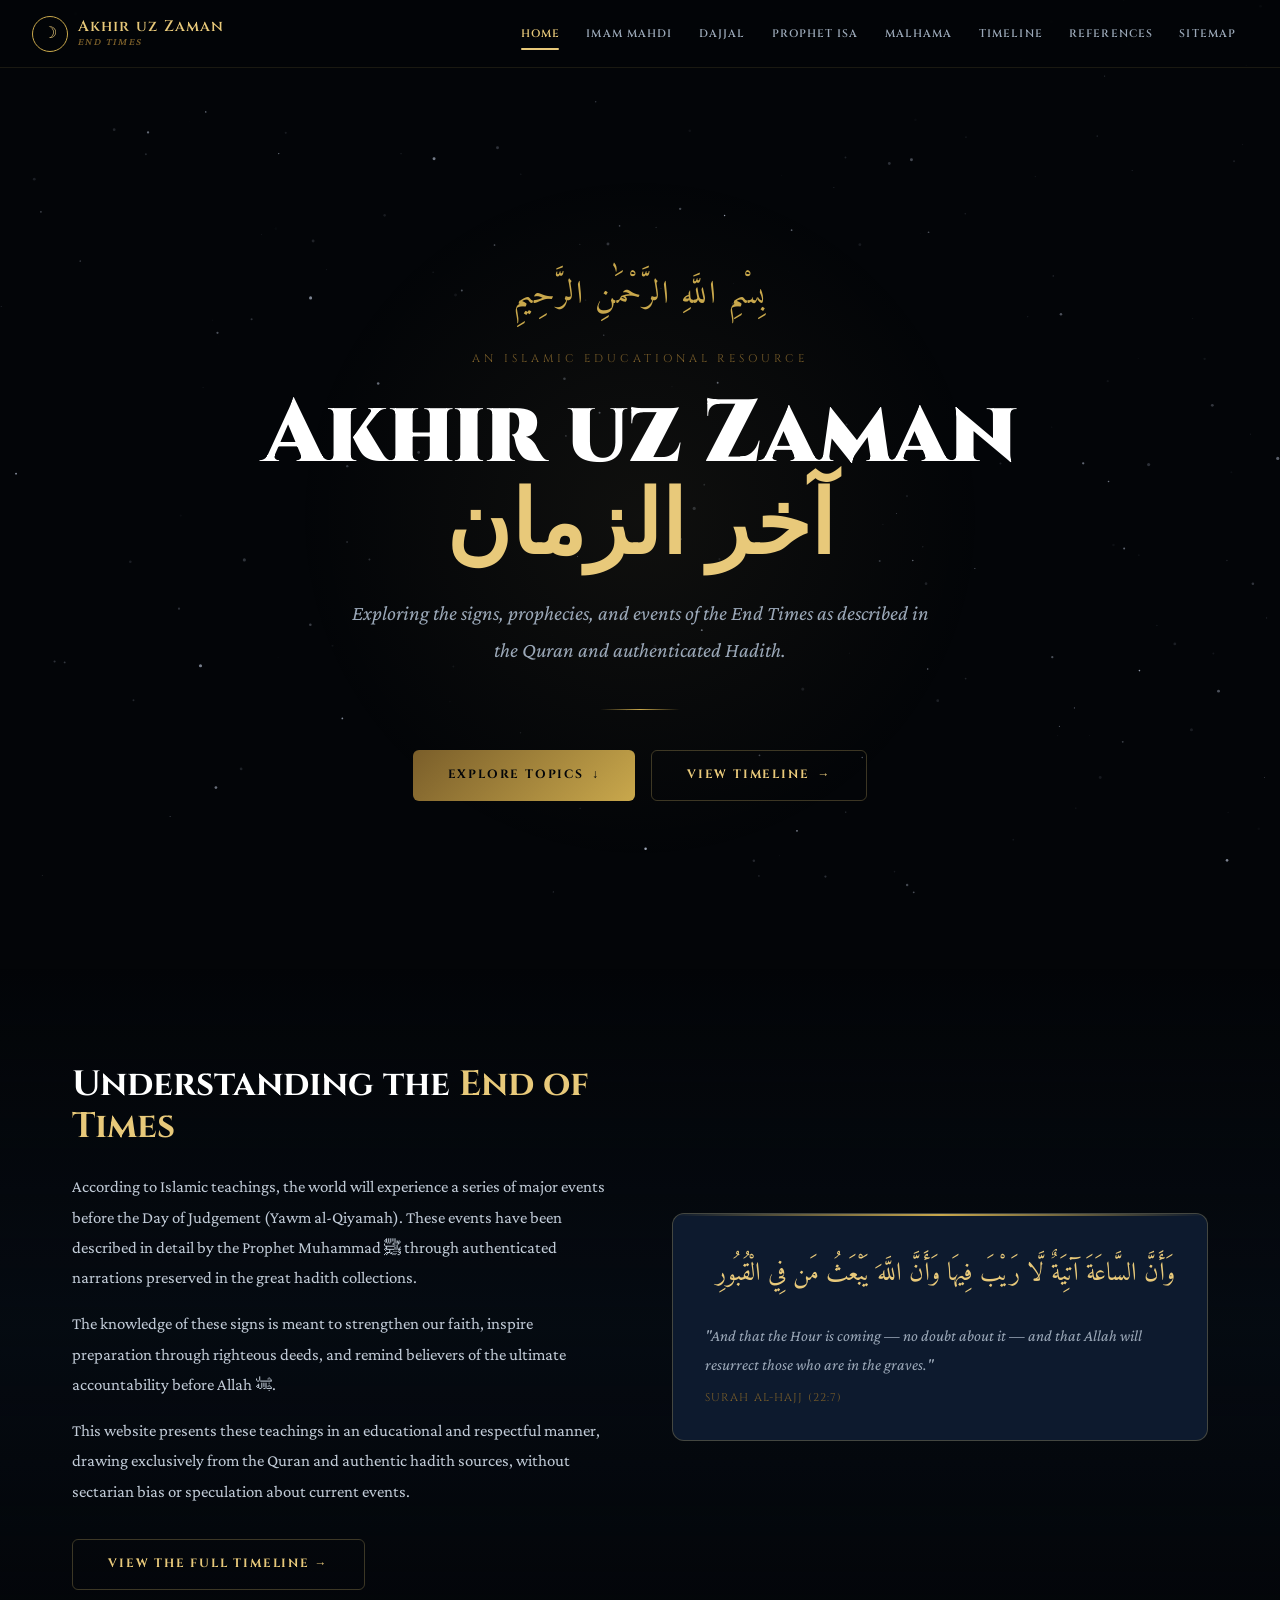
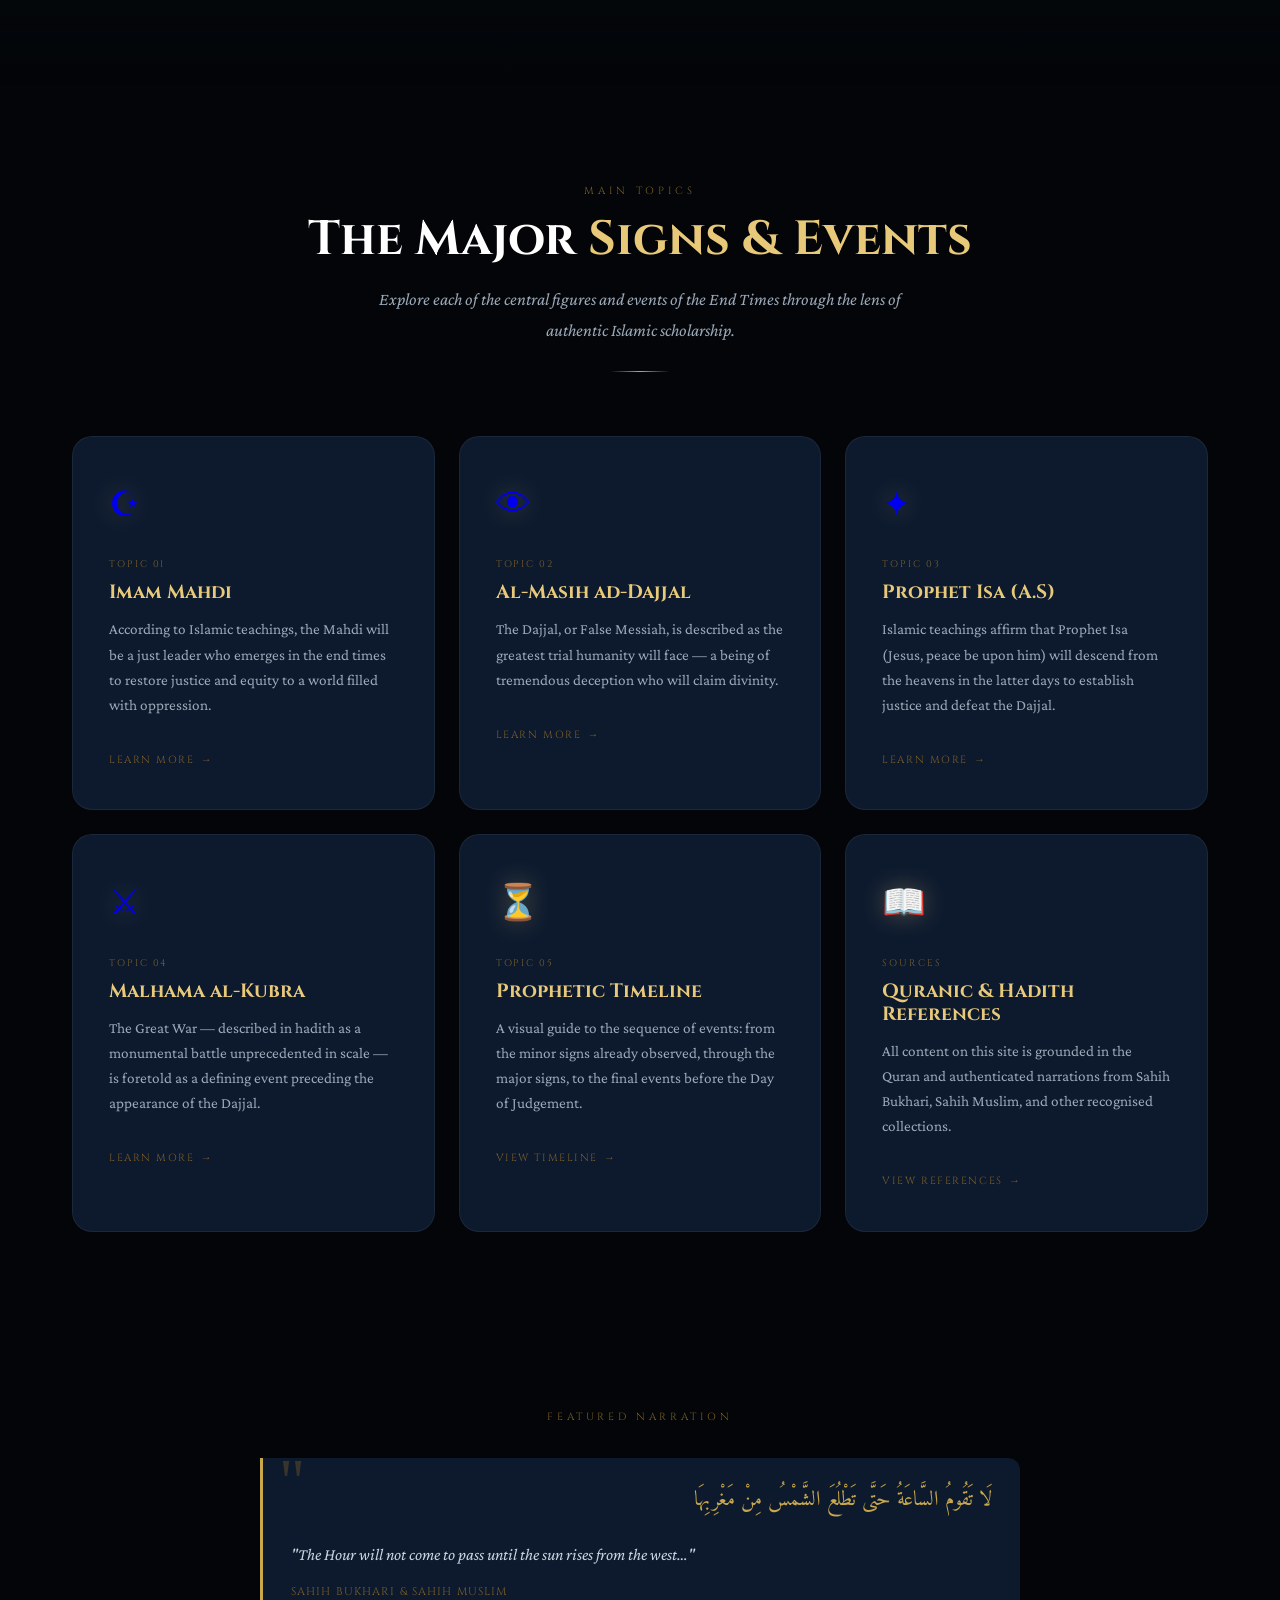
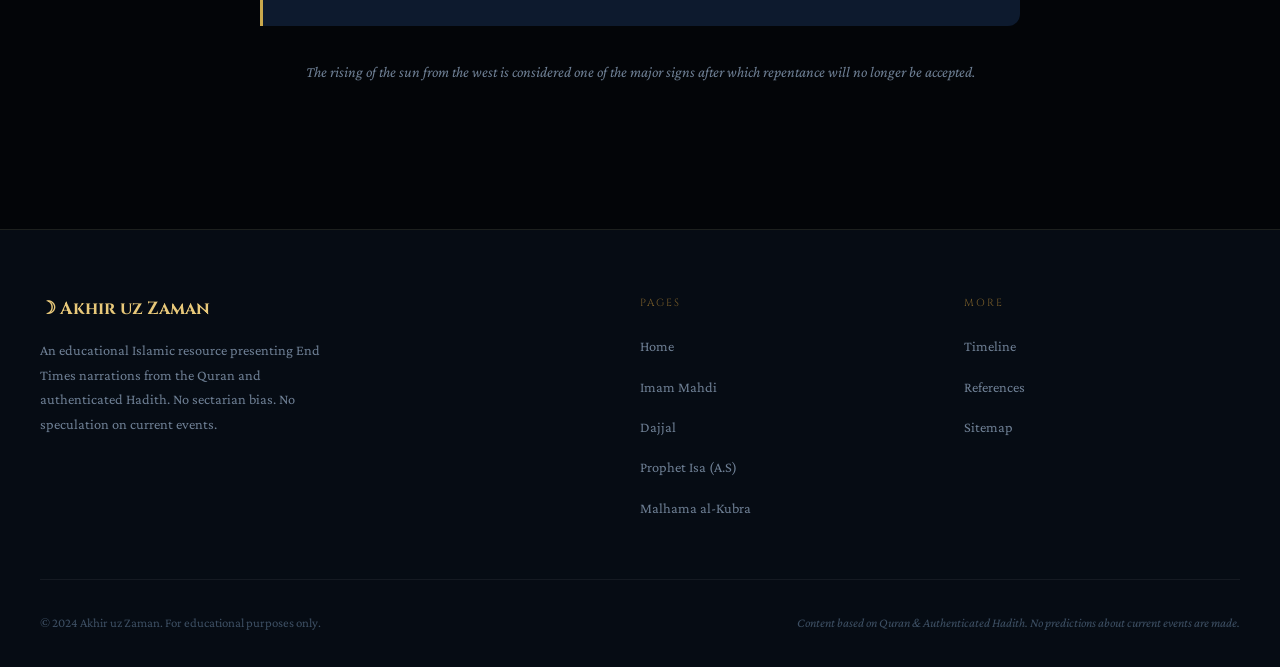
<file: index.html>
<!DOCTYPE html>
<html lang="en">
<head>
  <meta charset="UTF-8" />
  <meta name="viewport" content="width=device-width, initial-scale=1.0" />
  <meta name="description" content="Akhir uz Zaman — An Islamic educational resource about End Times: Imam Mahdi, Dajjal, Prophet Isa (A.S), and Malhama al-Kubra. Respectful, informative, and non-sectarian." />
  <title>Akhir uz Zaman — Islamic End Times</title>
  <link rel="stylesheet" href="style.css" />
  <link rel="preconnect" href="https://fonts.googleapis.com" />
  <link rel="preconnect" href="https://fonts.gstatic.com" crossorigin />
  <meta name="keywords" content="Akhir Uz Zaman, akhir uz zaman,">
  <meta name="description" content="Explore The Signs Of End Times">
</head>
<body>

<!-- Star Background -->
<canvas id="star-canvas" aria-hidden="true"></canvas>

<!-- Navigation -->
<nav class="navbar" role="navigation" aria-label="Main navigation">
  <a href="index.html" class="nav-logo" aria-label="Akhir uz Zaman Home">
    <div class="nav-logo-icon" aria-hidden="true">☽</div>
    <div class="nav-logo-text">
      Akhir uz Zaman
      <span class="nav-logo-sub">End Times</span>
    </div>
  </a>
  <ul class="nav-links" role="list">
    <li><a href="index.html">Home</a></li>
    <li><a href="imam-mahdi.html">Imam Mahdi</a></li>
    <li><a href="dajjal.html">Dajjal</a></li>
    <li><a href="prophet-isa.html">Prophet Isa</a></li>
    <li><a href="malhama.html">Malhama</a></li>
    <li><a href="timeline.html">Timeline</a></li>
    <li><a href="references.html">References</a></li>
    <li><a href="sitemap.html">Sitemap</a></li>
  </ul>
  <button class="nav-toggle" aria-label="Toggle mobile menu" aria-expanded="false">
    <span></span><span></span><span></span>
  </button>
</nav>

<!-- Mobile Nav -->
<div class="nav-mobile" role="navigation" aria-label="Mobile navigation">
  <a href="index.html">Home</a>
  <a href="imam-mahdi.html">Imam Mahdi</a>
  <a href="dajjal.html">Dajjal</a>
  <a href="prophet-isa.html">Prophet Isa (A.S)</a>
  <a href="malhama.html">Malhama al-Kubra</a>
  <a href="timeline.html">Timeline</a>
  <a href="references.html">References</a>
  <a href="sitemap.html">Sitemap</a>
</div>

<!-- Page Content -->
<main class="page-wrapper">

  <!-- Hero -->
  <section class="hero" aria-labelledby="hero-title">
    <div class="hero-glow" aria-hidden="true"></div>
    <div class="hero-content">
      <p class="hero-bismillah" aria-label="Bismillah ir-Rahman ir-Rahim">بِسْمِ اللَّهِ الرَّحْمَٰنِ الرَّحِيمِ</p>
      <p class="hero-eyebrow">An Islamic Educational Resource</p>
      <h1 class="hero-title" id="hero-title">
        Akhir uz Zaman
        <span class="accent">آخر الزمان</span>
      </h1>
      <p class="hero-subtitle">
        Exploring the signs, prophecies, and events of the End Times as described in the Quran and authenticated Hadith.
      </p>
      <div class="hero-divider" aria-hidden="true"></div>
      <div class="hero-cta">
        <a href="#topics" class="btn-primary"><span>Explore Topics</span> <span aria-hidden="true">↓</span></a>
        <a href="timeline.html" class="btn-outline"><span>View Timeline</span> <span aria-hidden="true">→</span></a>
      </div>
    </div>
  </section>

  <!-- Introduction -->
  <section class="intro-section" id="intro" aria-labelledby="intro-heading">
    <div class="section-container">
      <div class="intro-grid">
        <div class="intro-text reveal">
          <h2 id="intro-heading">
            Understanding the <span class="gold">End of Times</span>
          </h2>
          <p>
            According to Islamic teachings, the world will experience a series of major events before the Day of Judgement (Yawm al-Qiyamah). These events have been described in detail by the Prophet Muhammad ﷺ through authenticated narrations preserved in the great hadith collections.
          </p>
          <p>
            The knowledge of these signs is meant to strengthen our faith, inspire preparation through righteous deeds, and remind believers of the ultimate accountability before Allah ﷻ.
          </p>
          <p>
            This website presents these teachings in an educational and respectful manner, drawing exclusively from the Quran and authentic hadith sources, without sectarian bias or speculation about current events.
          </p>
          <div class="mt-2">
            <a href="timeline.html" class="btn-outline">View the Full Timeline →</a>
          </div>
        </div>
        <div class="intro-verse reveal reveal-delay-2">
          <div class="verse-arabic" lang="ar" dir="rtl">
            وَأَنَّ السَّاعَةَ آتِيَةٌ لَّا رَيْبَ فِيهَا وَأَنَّ اللَّهَ يَبْعَثُ مَن فِي الْقُبُورِ
          </div>
          <p class="verse-translation">
            "And that the Hour is coming — no doubt about it — and that Allah will resurrect those who are in the graves."
          </p>
          <p class="verse-source">Surah Al-Hajj (22:7)</p>
        </div>
      </div>
    </div>
  </section>

  <!-- Topic Cards -->
  <section class="cards-section" id="topics" aria-labelledby="topics-heading">
    <div class="section-container">
      <div class="section-header">
        <span class="section-eyebrow">Main Topics</span>
        <h2 class="section-title" id="topics-heading">The Major <span class="gold">Signs & Events</span></h2>
        <p class="section-desc">Explore each of the central figures and events of the End Times through the lens of authentic Islamic scholarship.</p>
        <div class="section-rule" aria-hidden="true"></div>
      </div>

      <div class="cards-grid">

        <a href="imam-mahdi.html" class="topic-card reveal" aria-label="Learn about Imam Mahdi">
          <span class="card-icon" aria-hidden="true">☪</span>
          <p class="card-number">Topic 01</p>
          <h3 class="card-title">Imam Mahdi</h3>
          <p class="card-desc">
            According to Islamic teachings, the Mahdi will be a just leader who emerges in the end times to restore justice and equity to a world filled with oppression.
          </p>
          <span class="card-arrow">Learn More <span aria-hidden="true">→</span></span>
        </a>

        <a href="dajjal.html" class="topic-card reveal reveal-delay-1" aria-label="Learn about Dajjal">
          <span class="card-icon" aria-hidden="true">👁</span>
          <p class="card-number">Topic 02</p>
          <h3 class="card-title">Al-Masih ad-Dajjal</h3>
          <p class="card-desc">
            The Dajjal, or False Messiah, is described as the greatest trial humanity will face — a being of tremendous deception who will claim divinity.
          </p>
          <span class="card-arrow">Learn More <span aria-hidden="true">→</span></span>
        </a>

        <a href="prophet-isa.html" class="topic-card reveal reveal-delay-2" aria-label="Learn about Prophet Isa">
          <span class="card-icon" aria-hidden="true">✦</span>
          <p class="card-number">Topic 03</p>
          <h3 class="card-title">Prophet Isa (A.S)</h3>
          <p class="card-desc">
            Islamic teachings affirm that Prophet Isa (Jesus, peace be upon him) will descend from the heavens in the latter days to establish justice and defeat the Dajjal.
          </p>
          <span class="card-arrow">Learn More <span aria-hidden="true">→</span></span>
        </a>

        <a href="malhama.html" class="topic-card reveal reveal-delay-3" aria-label="Learn about Malhama al-Kubra">
          <span class="card-icon" aria-hidden="true">⚔</span>
          <p class="card-number">Topic 04</p>
          <h3 class="card-title">Malhama al-Kubra</h3>
          <p class="card-desc">
            The Great War — described in hadith as a monumental battle unprecedented in scale — is foretold as a defining event preceding the appearance of the Dajjal.
          </p>
          <span class="card-arrow">Learn More <span aria-hidden="true">→</span></span>
        </a>

        <a href="timeline.html" class="topic-card reveal" aria-label="View the End Times Timeline">
          <span class="card-icon" aria-hidden="true">⏳</span>
          <p class="card-number">Topic 05</p>
          <h3 class="card-title">Prophetic Timeline</h3>
          <p class="card-desc">
            A visual guide to the sequence of events: from the minor signs already observed, through the major signs, to the final events before the Day of Judgement.
          </p>
          <span class="card-arrow">View Timeline <span aria-hidden="true">→</span></span>
        </a>

        <a href="references.html" class="topic-card reveal reveal-delay-1" aria-label="View References and Sources">
          <span class="card-icon" aria-hidden="true">📖</span>
          <p class="card-number">Sources</p>
          <h3 class="card-title">Quranic & Hadith References</h3>
          <p class="card-desc">
            All content on this site is grounded in the Quran and authenticated narrations from Sahih Bukhari, Sahih Muslim, and other recognised collections.
          </p>
          <span class="card-arrow">View References <span aria-hidden="true">→</span></span>
        </a>

      </div>
    </div>
  </section>

  <!-- Hadith Highlight -->
  <section style="padding: 5rem 0;" aria-label="Featured Hadith">
    <div class="section-container">
      <div style="max-width: 760px; margin: 0 auto; text-align: center;" class="reveal">
        <span class="section-eyebrow">Featured Narration</span>
        <div class="hadith-block" style="text-align: left; margin-top: 2rem;">
          <div class="hadith-arabic" lang="ar" dir="rtl">
            لَا تَقُومُ السَّاعَةُ حَتَّى تَطْلُعَ الشَّمْسُ مِنْ مَغْرِبِهَا
          </div>
          <p class="hadith-text">
            "The Hour will not come to pass until the sun rises from the west…"
          </p>
          <p class="hadith-source">Sahih Bukhari & Sahih Muslim</p>
        </div>
        <p style="color: var(--text-muted); font-size: 0.95rem; margin-top: 1.5rem; font-style: italic;">
          The rising of the sun from the west is considered one of the major signs after which repentance will no longer be accepted.
        </p>
      </div>
    </div>
  </section>

</main>

<!-- Footer -->
<footer role="contentinfo">
  <div class="footer-inner">
    <div class="footer-top">
      <div>
        <p class="footer-brand-name">☽ Akhir uz Zaman</p>
        <p class="footer-brand-desc">
          An educational Islamic resource presenting End Times narrations from the Quran and authenticated Hadith. No sectarian bias. No speculation on current events.
        </p>
      </div>
      <div>
        <p class="footer-col-title">Pages</p>
        <ul class="footer-links">
          <li><a href="index.html">Home</a></li>
          <li><a href="imam-mahdi.html">Imam Mahdi</a></li>
          <li><a href="dajjal.html">Dajjal</a></li>
          <li><a href="prophet-isa.html">Prophet Isa (A.S)</a></li>
          <li><a href="malhama.html">Malhama al-Kubra</a></li>
        </ul>
      </div>
      <div>
        <p class="footer-col-title">More</p>
        <ul class="footer-links">
          <li><a href="timeline.html">Timeline</a></li>
          <li><a href="references.html">References</a></li>
          <li><a href="sitemap.html">Sitemap</a></li>
        </ul>
      </div>
    </div>
    <div class="footer-bottom">
      <p class="footer-copy">© 2024 Akhir uz Zaman. For educational purposes only.</p>
      <p class="footer-disclaimer">Content based on Quran & Authenticated Hadith. No predictions about current events are made.</p>
    </div>
  </div>
</footer>

<!-- Back to Top -->
<button id="back-to-top" aria-label="Back to top">↑</button>

<script src="script.js"></script>
</body>
</html>
</file>
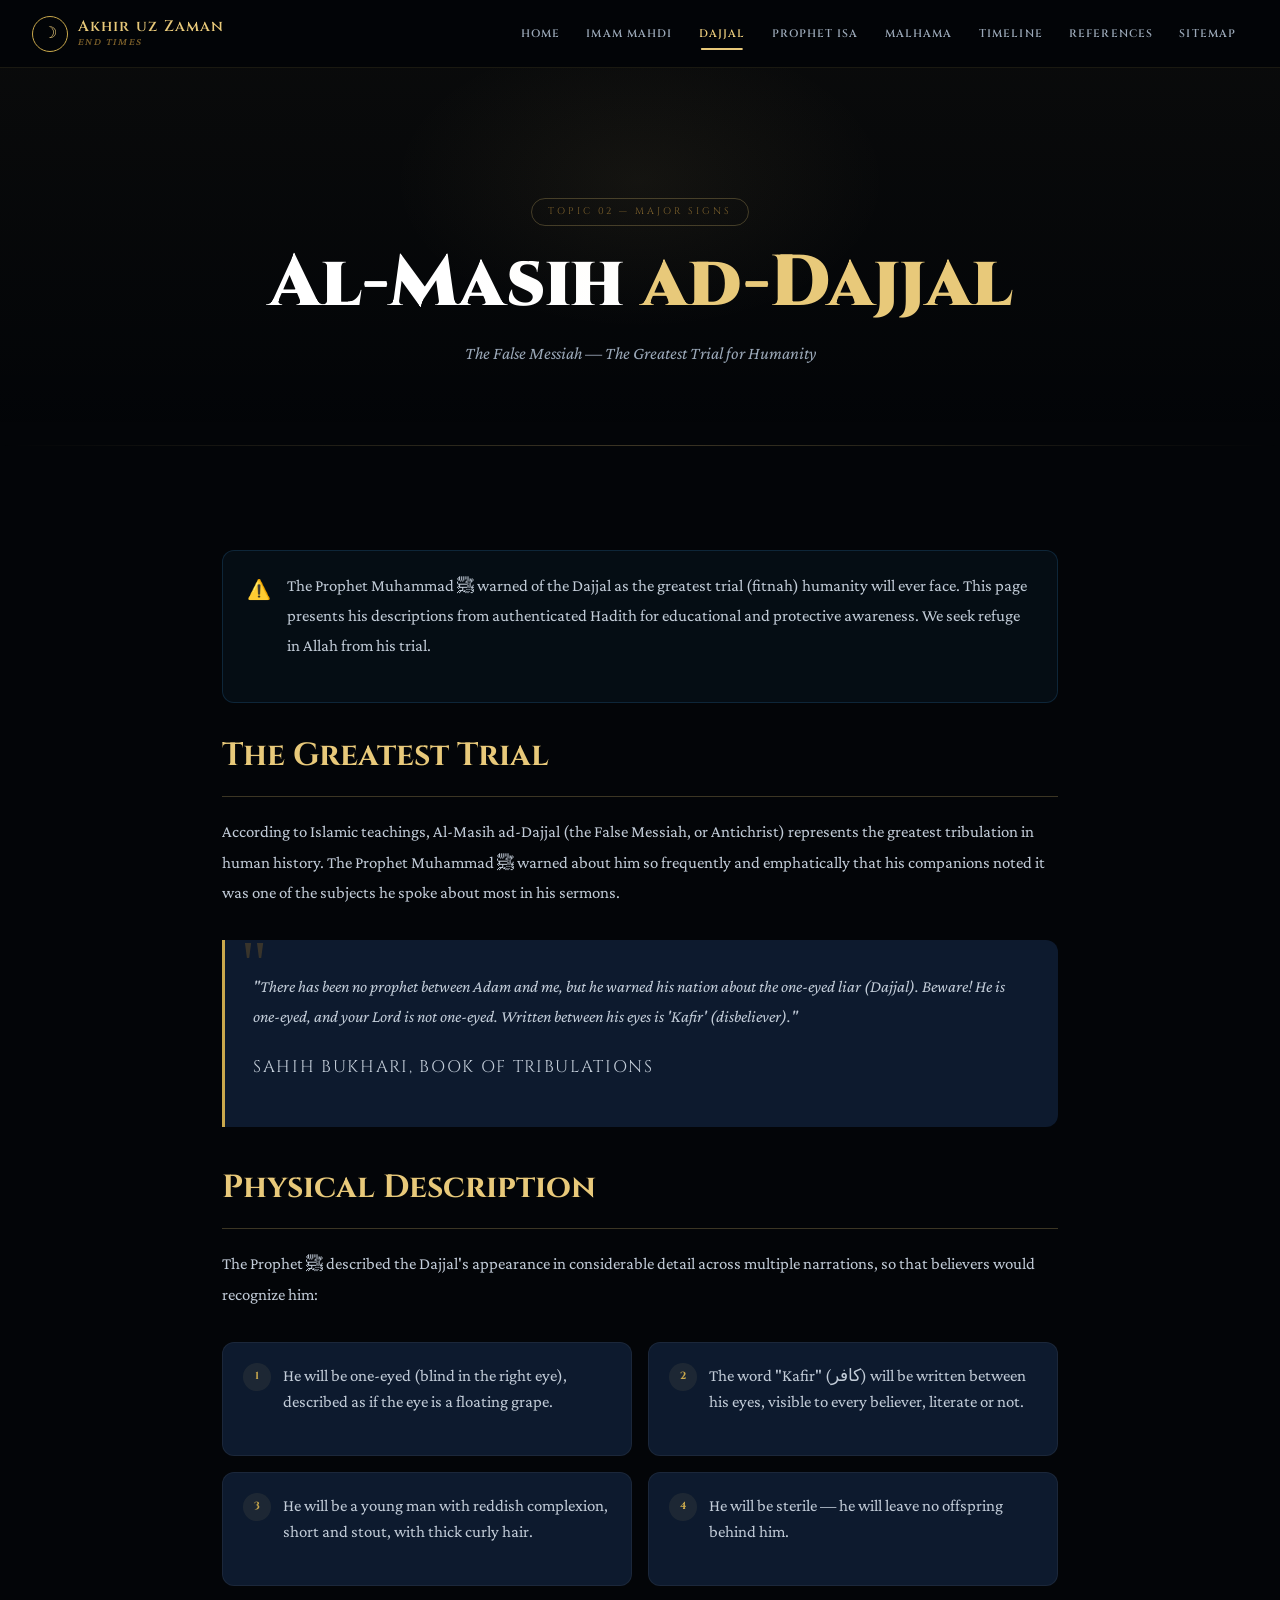
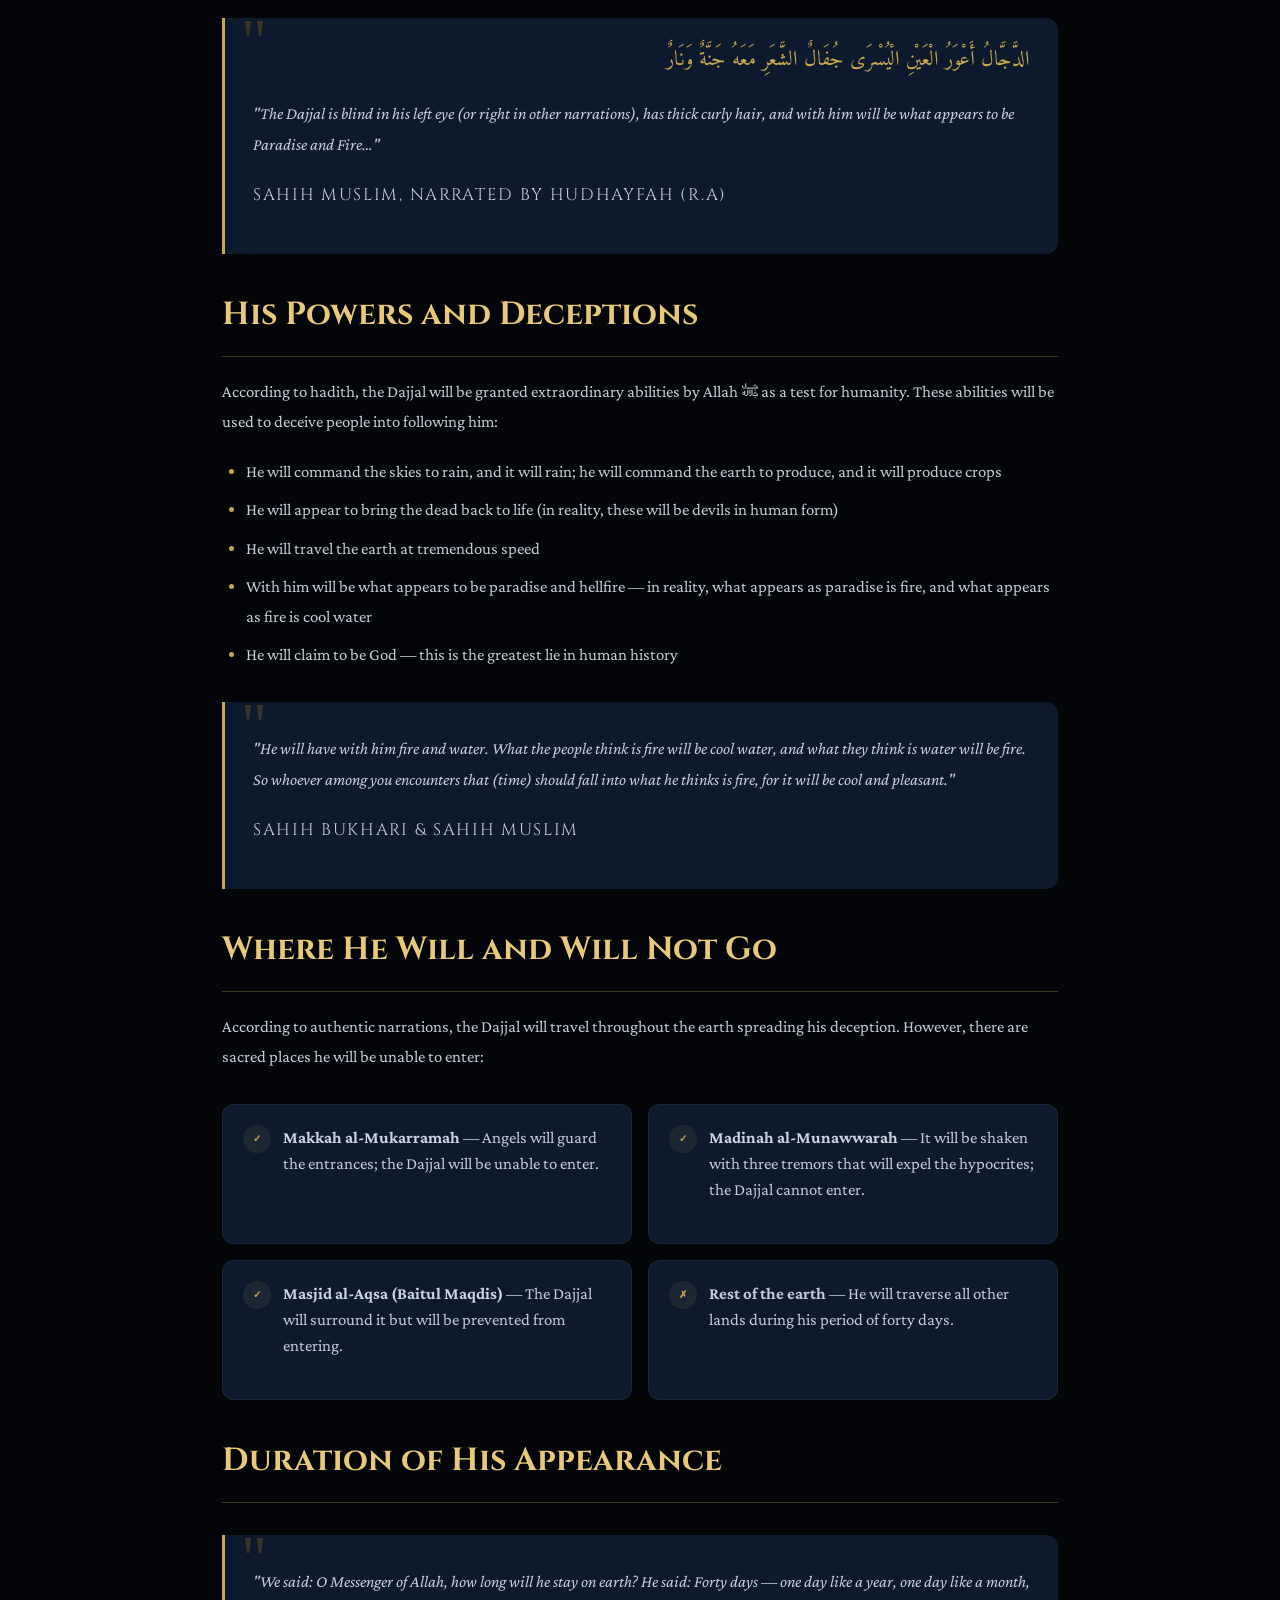
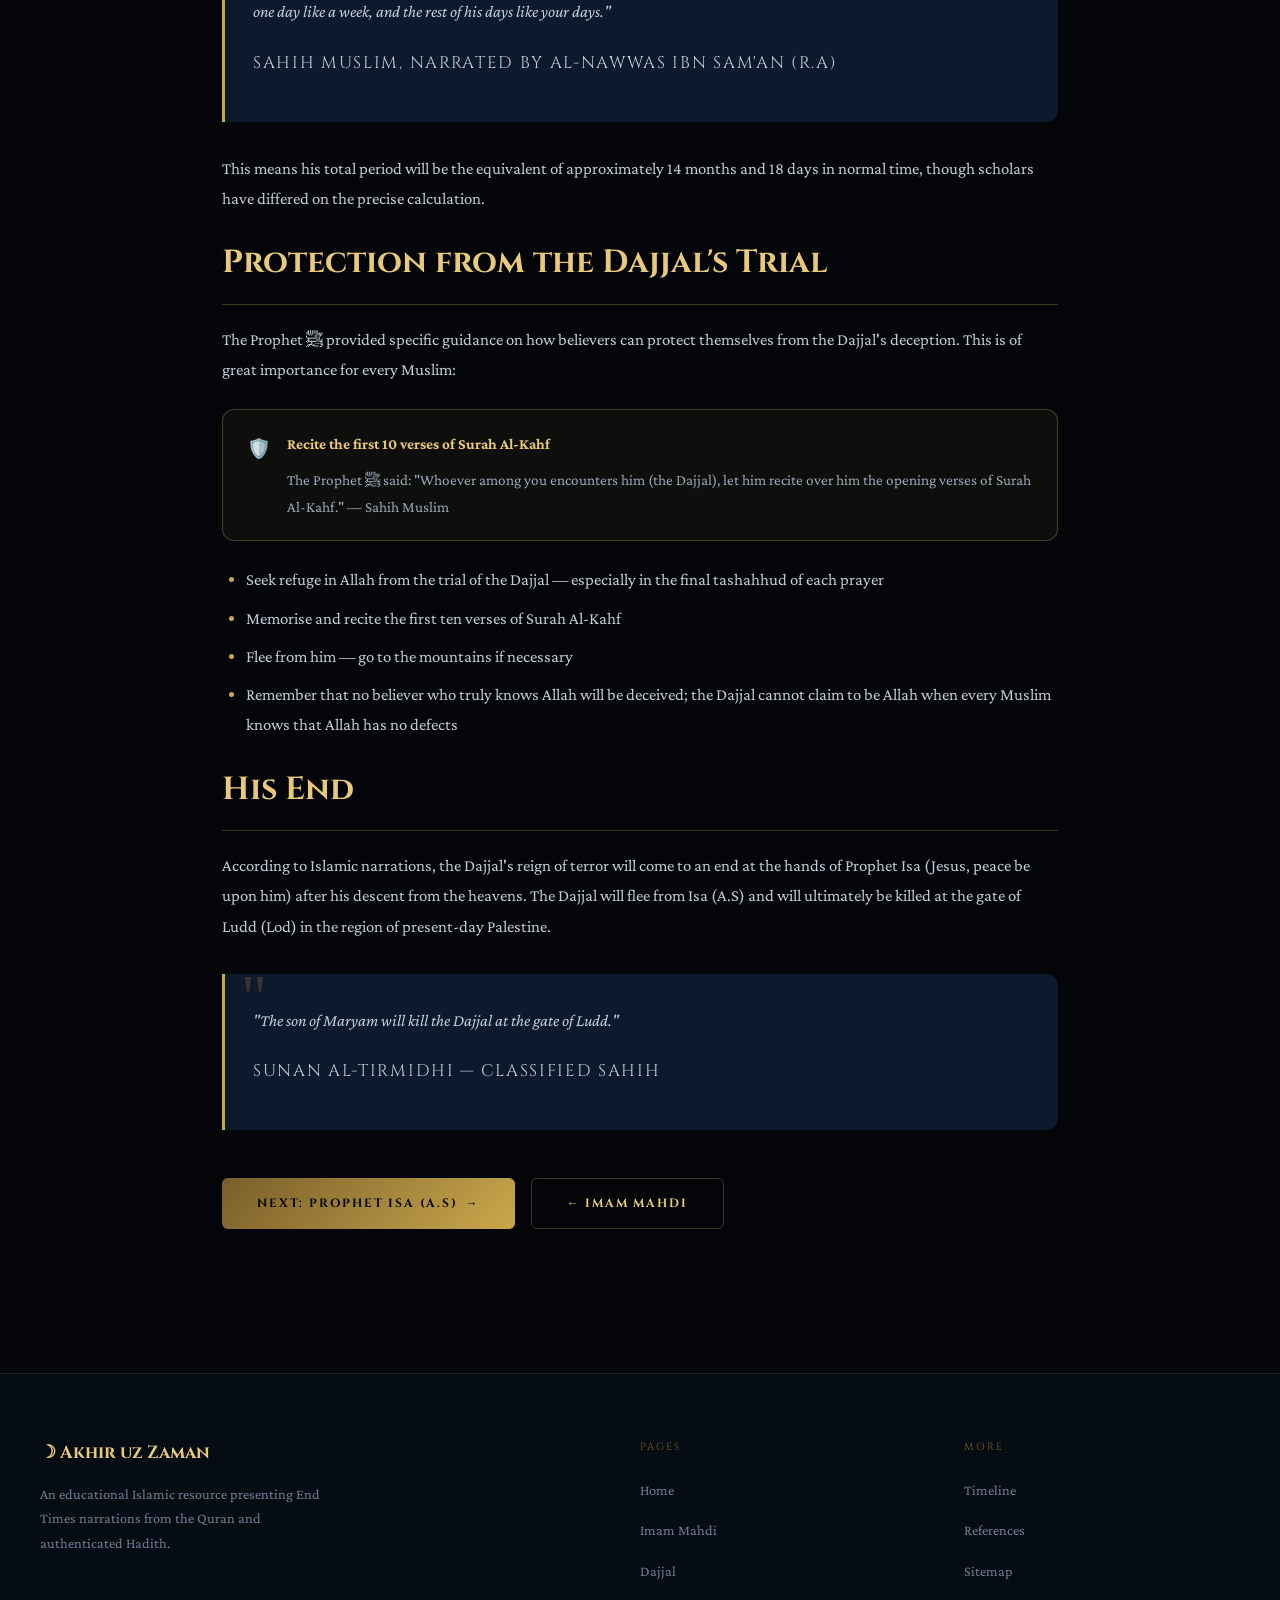
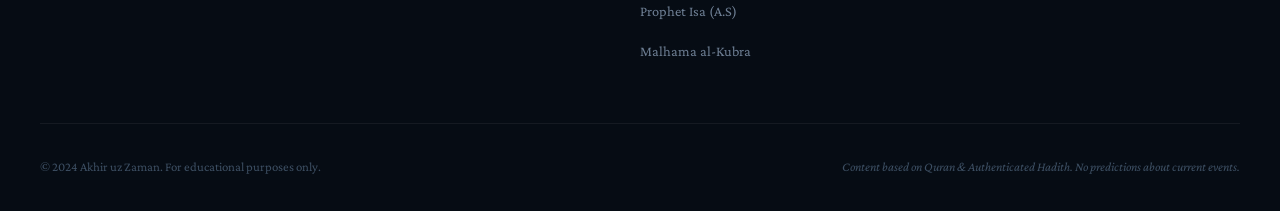
<file: dajjal.html>
<!DOCTYPE html>
<html lang="en">
<head>
  <meta charset="UTF-8" />
  <meta name="viewport" content="width=device-width, initial-scale=1.0" />
  <meta name="description" content="Learn about Al-Masih ad-Dajjal (the False Messiah) according to Islamic teachings — his description, trials, and how believers are advised to protect themselves." />
  <title>Al-Dajjal — Akhir uz Zaman</title>
  <link rel="stylesheet" href="style.css" />
  <link rel="preconnect" href="https://fonts.googleapis.com" />
  <link rel="preconnect" href="https://fonts.gstatic.com" crossorigin />
</head>
<body>

<canvas id="star-canvas" aria-hidden="true"></canvas>

<nav class="navbar" role="navigation" aria-label="Main navigation">
  <a href="index.html" class="nav-logo" aria-label="Akhir uz Zaman Home">
    <div class="nav-logo-icon" aria-hidden="true">☽</div>
    <div class="nav-logo-text">Akhir uz Zaman<span class="nav-logo-sub">End Times</span></div>
  </a>
  <ul class="nav-links" role="list">
    <li><a href="index.html">Home</a></li>
    <li><a href="imam-mahdi.html">Imam Mahdi</a></li>
    <li><a href="dajjal.html">Dajjal</a></li>
    <li><a href="prophet-isa.html">Prophet Isa</a></li>
    <li><a href="malhama.html">Malhama</a></li>
    <li><a href="timeline.html">Timeline</a></li>
    <li><a href="references.html">References</a></li>
    <li><a href="sitemap.html">Sitemap</a></li>
  </ul>
  <button class="nav-toggle" aria-label="Toggle mobile menu" aria-expanded="false">
    <span></span><span></span><span></span>
  </button>
</nav>
<div class="nav-mobile" role="navigation" aria-label="Mobile navigation">
  <a href="index.html">Home</a>
  <a href="imam-mahdi.html">Imam Mahdi</a>
  <a href="dajjal.html">Dajjal</a>
  <a href="prophet-isa.html">Prophet Isa (A.S)</a>
  <a href="malhama.html">Malhama al-Kubra</a>
  <a href="timeline.html">Timeline</a>
  <a href="references.html">References</a>
  <a href="sitemap.html">Sitemap</a>
</div>

<main class="page-wrapper">

  <section class="page-hero" aria-labelledby="page-title">
    <div class="page-hero-glow" aria-hidden="true"></div>
    <div>
      <div class="page-tag">Topic 02 — Major Signs</div>
      <h1 class="page-title" id="page-title">Al-Masih <span class="gold">ad-Dajjal</span></h1>
      <p class="page-subtitle">The False Messiah — The Greatest Trial for Humanity</p>
    </div>
  </section>

  <article class="content-section" aria-label="Dajjal article">

    <div class="info-box reveal">
      <span class="info-box-icon">⚠️</span>
      <p class="info-box-text">
        The Prophet Muhammad ﷺ warned of the Dajjal as the greatest trial (fitnah) humanity will ever face. This page presents his descriptions from authenticated Hadith for educational and protective awareness. We seek refuge in Allah from his trial.
      </p>
    </div>

    <h2 class="reveal">The Greatest Trial</h2>
    <p class="reveal">
      According to Islamic teachings, Al-Masih ad-Dajjal (the False Messiah, or Antichrist) represents the greatest tribulation in human history. The Prophet Muhammad ﷺ warned about him so frequently and emphatically that his companions noted it was one of the subjects he spoke about most in his sermons.
    </p>

    <div class="hadith-block reveal">
      <p class="hadith-text">
        "There has been no prophet between Adam and me, but he warned his nation about the one-eyed liar (Dajjal). Beware! He is one-eyed, and your Lord is not one-eyed. Written between his eyes is 'Kafir' (disbeliever)."
      </p>
      <p class="hadith-source">Sahih Bukhari, Book of Tribulations</p>
    </div>

    <h2 class="reveal">Physical Description</h2>
    <p class="reveal">
      The Prophet ﷺ described the Dajjal's appearance in considerable detail across multiple narrations, so that believers would recognize him:
    </p>

    <div class="signs-grid reveal">
      <div class="sign-item">
        <div class="sign-num">1</div>
        <p class="sign-text">He will be one-eyed (blind in the right eye), described as if the eye is a floating grape.</p>
      </div>
      <div class="sign-item">
        <div class="sign-num">2</div>
        <p class="sign-text">The word "Kafir" (كافر) will be written between his eyes, visible to every believer, literate or not.</p>
      </div>
      <div class="sign-item">
        <div class="sign-num">3</div>
        <p class="sign-text">He will be a young man with reddish complexion, short and stout, with thick curly hair.</p>
      </div>
      <div class="sign-item">
        <div class="sign-num">4</div>
        <p class="sign-text">He will be sterile — he will leave no offspring behind him.</p>
      </div>
    </div>

    <div class="hadith-block reveal">
      <div class="hadith-arabic" lang="ar" dir="rtl">
        الدَّجَّالُ أَعْوَرُ الْعَيْنِ الْيُسْرَى جُفَالٌ الشَّعَرِ مَعَهُ جَنَّةٌ وَنَارٌ
      </div>
      <p class="hadith-text">
        "The Dajjal is blind in his left eye (or right in other narrations), has thick curly hair, and with him will be what appears to be Paradise and Fire…"
      </p>
      <p class="hadith-source">Sahih Muslim, narrated by Hudhayfah (R.A)</p>
    </div>

    <h2 class="reveal">His Powers and Deceptions</h2>
    <p class="reveal">
      According to hadith, the Dajjal will be granted extraordinary abilities by Allah ﷻ as a test for humanity. These abilities will be used to deceive people into following him:
    </p>
    <ul class="reveal">
      <li>He will command the skies to rain, and it will rain; he will command the earth to produce, and it will produce crops</li>
      <li>He will appear to bring the dead back to life (in reality, these will be devils in human form)</li>
      <li>He will travel the earth at tremendous speed</li>
      <li>With him will be what appears to be paradise and hellfire — in reality, what appears as paradise is fire, and what appears as fire is cool water</li>
      <li>He will claim to be God — this is the greatest lie in human history</li>
    </ul>

    <div class="hadith-block reveal">
      <p class="hadith-text">
        "He will have with him fire and water. What the people think is fire will be cool water, and what they think is water will be fire. So whoever among you encounters that (time) should fall into what he thinks is fire, for it will be cool and pleasant."
      </p>
      <p class="hadith-source">Sahih Bukhari & Sahih Muslim</p>
    </div>

    <h2 class="reveal">Where He Will and Will Not Go</h2>
    <p class="reveal">
      According to authentic narrations, the Dajjal will travel throughout the earth spreading his deception. However, there are sacred places he will be unable to enter:
    </p>

    <div class="signs-grid reveal">
      <div class="sign-item">
        <div class="sign-num">✓</div>
        <p class="sign-text"><strong style="color: var(--silver-light);">Makkah al-Mukarramah</strong> — Angels will guard the entrances; the Dajjal will be unable to enter.</p>
      </div>
      <div class="sign-item">
        <div class="sign-num">✓</div>
        <p class="sign-text"><strong style="color: var(--silver-light);">Madinah al-Munawwarah</strong> — It will be shaken with three tremors that will expel the hypocrites; the Dajjal cannot enter.</p>
      </div>
      <div class="sign-item">
        <div class="sign-num">✓</div>
        <p class="sign-text"><strong style="color: var(--silver-light);">Masjid al-Aqsa (Baitul Maqdis)</strong> — The Dajjal will surround it but will be prevented from entering.</p>
      </div>
      <div class="sign-item">
        <div class="sign-num">✗</div>
        <p class="sign-text"><strong style="color: #e88080);">Rest of the earth</strong> — He will traverse all other lands during his period of forty days.</p>
      </div>
    </div>

    <h2 class="reveal">Duration of His Appearance</h2>

    <div class="hadith-block reveal">
      <p class="hadith-text">
        "We said: O Messenger of Allah, how long will he stay on earth? He said: Forty days — one day like a year, one day like a month, one day like a week, and the rest of his days like your days."
      </p>
      <p class="hadith-source">Sahih Muslim, narrated by al-Nawwas ibn Sam'an (R.A)</p>
    </div>

    <p class="reveal">
      This means his total period will be the equivalent of approximately 14 months and 18 days in normal time, though scholars have differed on the precise calculation.
    </p>

    <h2 class="reveal">Protection from the Dajjal's Trial</h2>
    <p class="reveal">
      The Prophet ﷺ provided specific guidance on how believers can protect themselves from the Dajjal's deception. This is of great importance for every Muslim:
    </p>

    <div class="info-box reveal" style="border-color: rgba(232, 201, 122, 0.25); background: rgba(232, 201, 122, 0.05);">
      <span class="info-box-icon">🛡️</span>
      <div class="info-box-text">
        <strong style="color: var(--gold-bright); display:block; margin-bottom:0.5rem;">Recite the first 10 verses of Surah Al-Kahf</strong>
        The Prophet ﷺ said: "Whoever among you encounters him (the Dajjal), let him recite over him the opening verses of Surah Al-Kahf." — Sahih Muslim
      </div>
    </div>

    <ul class="reveal">
      <li>Seek refuge in Allah from the trial of the Dajjal — especially in the final tashahhud of each prayer</li>
      <li>Memorise and recite the first ten verses of Surah Al-Kahf</li>
      <li>Flee from him — go to the mountains if necessary</li>
      <li>Remember that no believer who truly knows Allah will be deceived; the Dajjal cannot claim to be Allah when every Muslim knows that Allah has no defects</li>
    </ul>

    <h2 class="reveal">His End</h2>
    <p class="reveal">
      According to Islamic narrations, the Dajjal's reign of terror will come to an end at the hands of Prophet Isa (Jesus, peace be upon him) after his descent from the heavens. The Dajjal will flee from Isa (A.S) and will ultimately be killed at the gate of Ludd (Lod) in the region of present-day Palestine.
    </p>

    <div class="hadith-block reveal">
      <p class="hadith-text">
        "The son of Maryam will kill the Dajjal at the gate of Ludd."
      </p>
      <p class="hadith-source">Sunan al-Tirmidhi — Classified Sahih</p>
    </div>

    <div style="margin-top: 3rem; display: flex; gap: 1rem; flex-wrap: wrap;" class="reveal">
      <a href="prophet-isa.html" class="btn-primary"><span>Next: Prophet Isa (A.S)</span> <span aria-hidden="true">→</span></a>
      <a href="imam-mahdi.html" class="btn-outline">← Imam Mahdi</a>
    </div>

  </article>

</main>

<footer role="contentinfo">
  <div class="footer-inner">
    <div class="footer-top">
      <div>
        <p class="footer-brand-name">☽ Akhir uz Zaman</p>
        <p class="footer-brand-desc">An educational Islamic resource presenting End Times narrations from the Quran and authenticated Hadith.</p>
      </div>
      <div>
        <p class="footer-col-title">Pages</p>
        <ul class="footer-links">
          <li><a href="index.html">Home</a></li>
          <li><a href="imam-mahdi.html">Imam Mahdi</a></li>
          <li><a href="dajjal.html">Dajjal</a></li>
          <li><a href="prophet-isa.html">Prophet Isa (A.S)</a></li>
          <li><a href="malhama.html">Malhama al-Kubra</a></li>
        </ul>
      </div>
      <div>
        <p class="footer-col-title">More</p>
        <ul class="footer-links">
          <li><a href="timeline.html">Timeline</a></li>
          <li><a href="references.html">References</a></li>
          <li><a href="sitemap.html">Sitemap</a></li>
        </ul>
      </div>
    </div>
    <div class="footer-bottom">
      <p class="footer-copy">© 2024 Akhir uz Zaman. For educational purposes only.</p>
      <p class="footer-disclaimer">Content based on Quran & Authenticated Hadith. No predictions about current events.</p>
    </div>
  </div>
</footer>

<button id="back-to-top" aria-label="Back to top">↑</button>
<script src="script.js"></script>
</body>
</html>
</file>
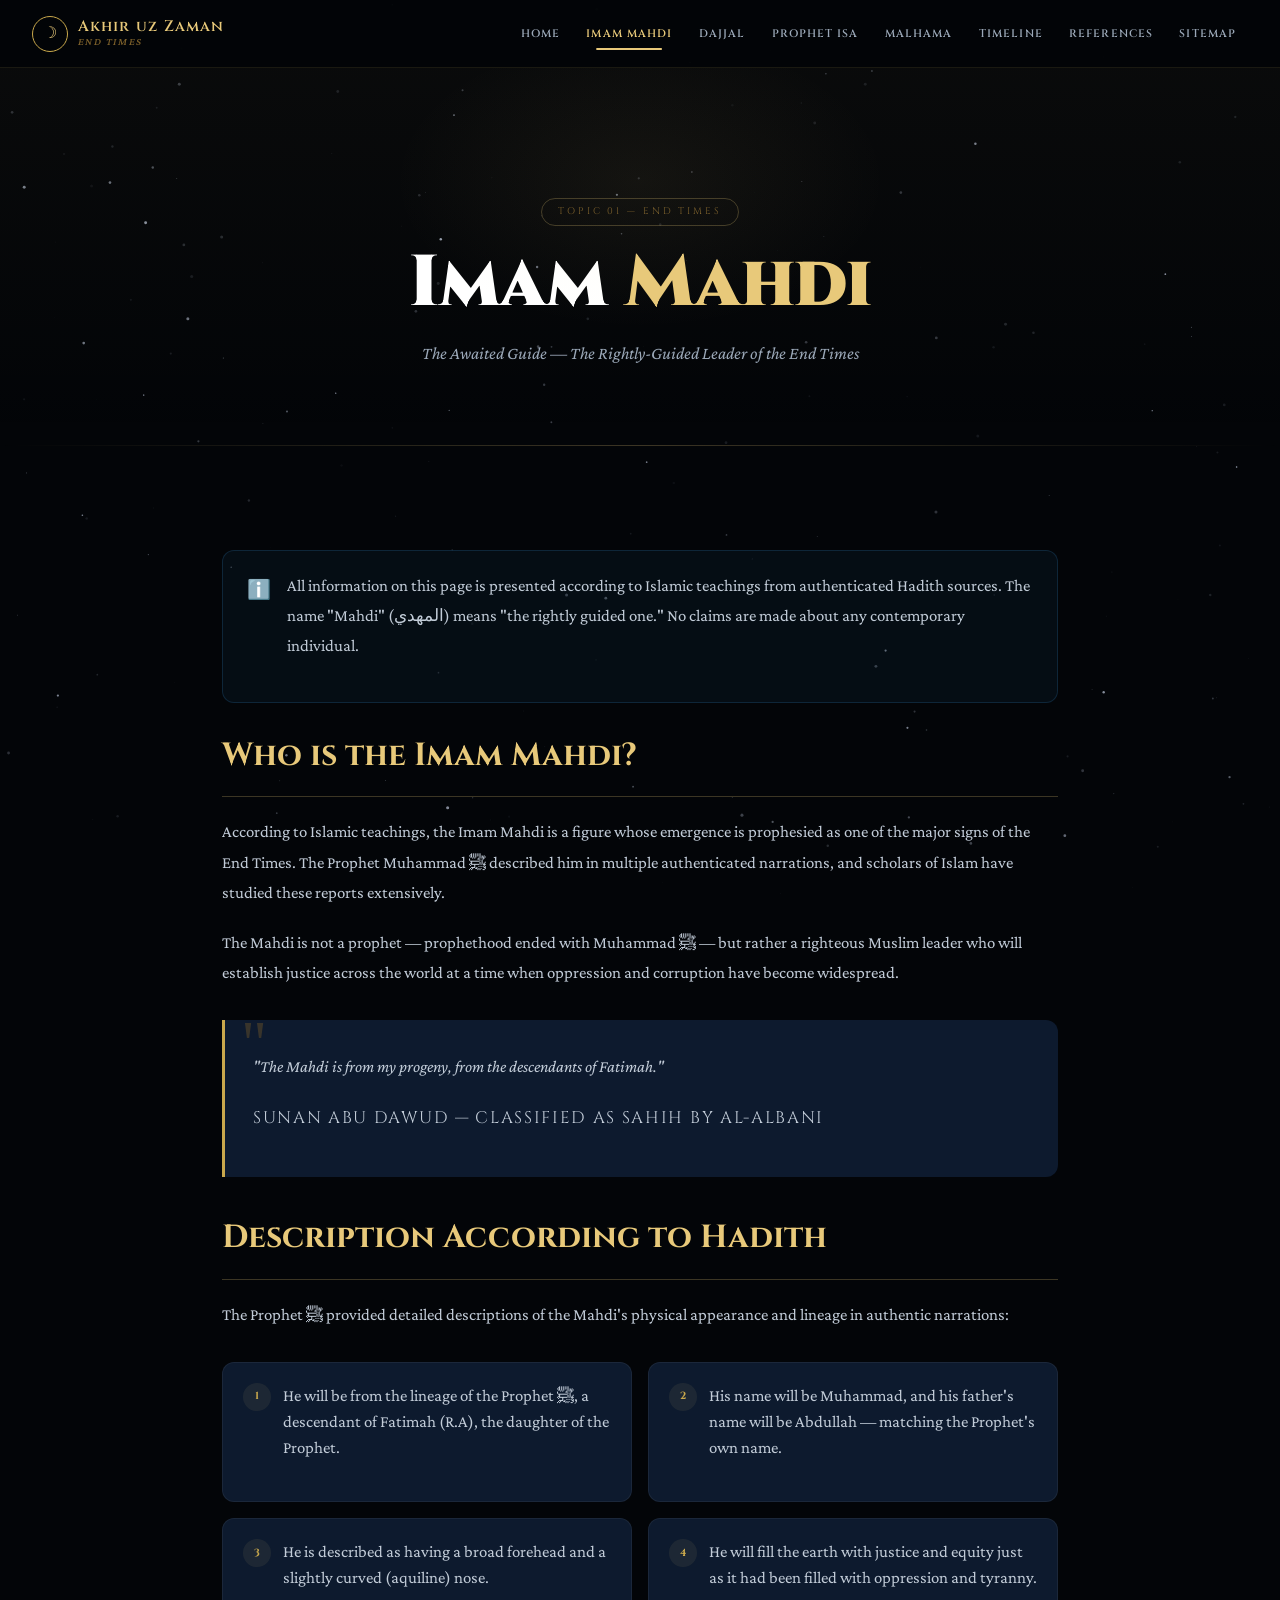
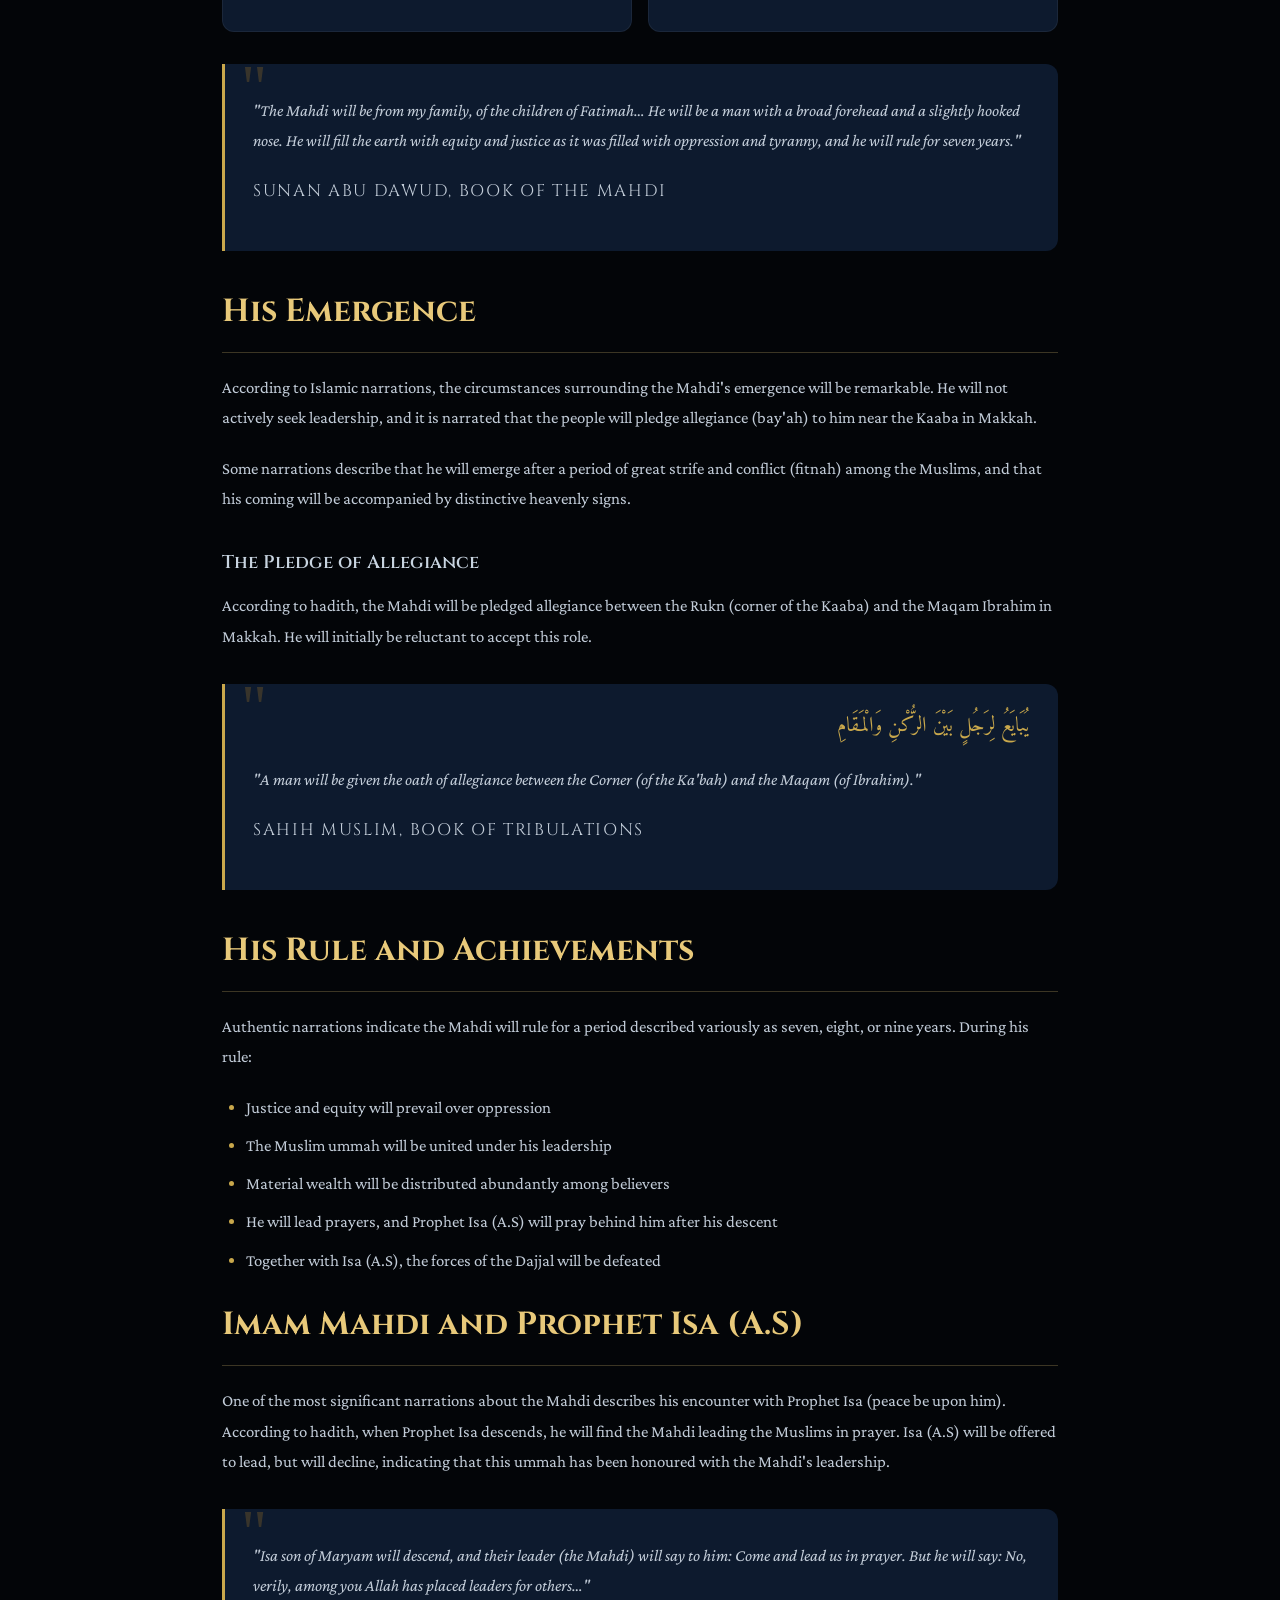
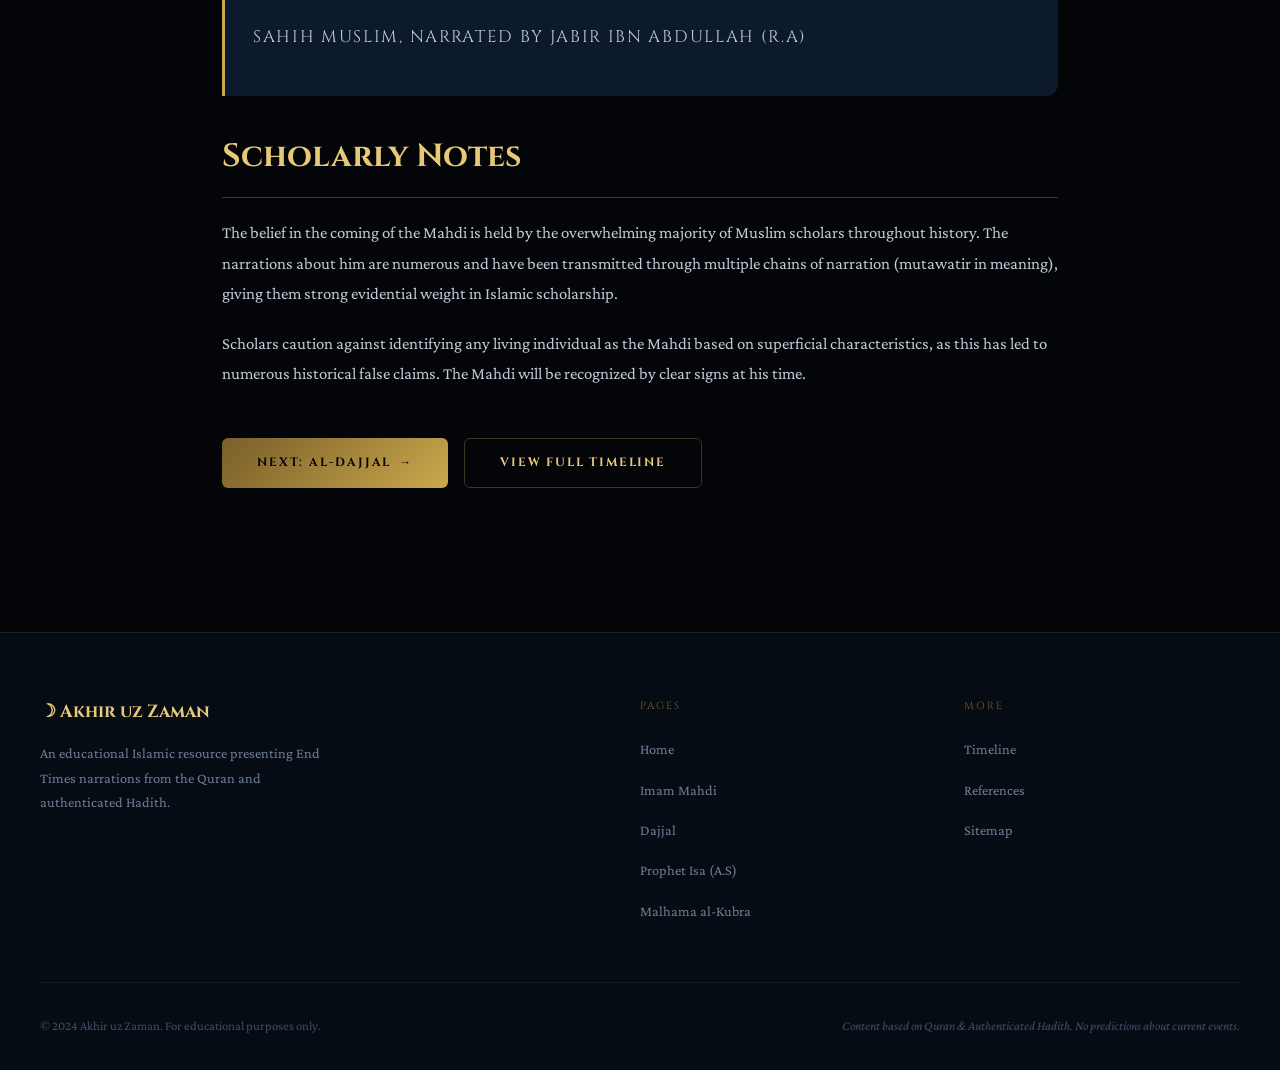
<file: imam-mahdi.html>
<!DOCTYPE html>
<html lang="en">
<head>
  <meta charset="UTF-8" />
  <meta name="viewport" content="width=device-width, initial-scale=1.0" />
  <meta name="description" content="Learn about Imam Mahdi according to Islamic teachings — his description, emergence, and role in the End Times as narrated in authenticated Hadith." />
  <title>Imam Mahdi — Akhir uz Zaman</title>
  <link rel="stylesheet" href="style.css" />
  <link rel="preconnect" href="https://fonts.googleapis.com" />
  <link rel="preconnect" href="https://fonts.gstatic.com" crossorigin />
</head>
<body>

<canvas id="star-canvas" aria-hidden="true"></canvas>

<nav class="navbar" role="navigation" aria-label="Main navigation">
  <a href="index.html" class="nav-logo" aria-label="Akhir uz Zaman Home">
    <div class="nav-logo-icon" aria-hidden="true">☽</div>
    <div class="nav-logo-text">
      Akhir uz Zaman
      <span class="nav-logo-sub">End Times</span>
    </div>
  </a>
  <ul class="nav-links" role="list">
    <li><a href="index.html">Home</a></li>
    <li><a href="imam-mahdi.html">Imam Mahdi</a></li>
    <li><a href="dajjal.html">Dajjal</a></li>
    <li><a href="prophet-isa.html">Prophet Isa</a></li>
    <li><a href="malhama.html">Malhama</a></li>
    <li><a href="timeline.html">Timeline</a></li>
    <li><a href="references.html">References</a></li>
    <li><a href="sitemap.html">Sitemap</a></li>
  </ul>
  <button class="nav-toggle" aria-label="Toggle mobile menu" aria-expanded="false">
    <span></span><span></span><span></span>
  </button>
</nav>
<div class="nav-mobile" role="navigation" aria-label="Mobile navigation">
  <a href="index.html">Home</a>
  <a href="imam-mahdi.html">Imam Mahdi</a>
  <a href="dajjal.html">Dajjal</a>
  <a href="prophet-isa.html">Prophet Isa (A.S)</a>
  <a href="malhama.html">Malhama al-Kubra</a>
  <a href="timeline.html">Timeline</a>
  <a href="references.html">References</a>
  <a href="sitemap.html">Sitemap</a>
</div>

<main class="page-wrapper">

  <!-- Page Hero -->
  <section class="page-hero" aria-labelledby="page-title">
    <div class="page-hero-glow" aria-hidden="true"></div>
    <div>
      <div class="page-tag">Topic 01 — End Times</div>
      <h1 class="page-title" id="page-title">Imam <span class="gold">Mahdi</span></h1>
      <p class="page-subtitle">The Awaited Guide — The Rightly-Guided Leader of the End Times</p>
    </div>
  </section>

  <!-- Content -->
  <article class="content-section" aria-label="Imam Mahdi article">

    <div class="info-box reveal">
      <span class="info-box-icon">ℹ️</span>
      <p class="info-box-text">
        All information on this page is presented according to Islamic teachings from authenticated Hadith sources. The name "Mahdi" (المهدي) means "the rightly guided one." No claims are made about any contemporary individual.
      </p>
    </div>

    <h2 class="reveal">Who is the Imam Mahdi?</h2>
    <p class="reveal">
      According to Islamic teachings, the Imam Mahdi is a figure whose emergence is prophesied as one of the major signs of the End Times. The Prophet Muhammad ﷺ described him in multiple authenticated narrations, and scholars of Islam have studied these reports extensively.
    </p>
    <p class="reveal">
      The Mahdi is not a prophet — prophethood ended with Muhammad ﷺ — but rather a righteous Muslim leader who will establish justice across the world at a time when oppression and corruption have become widespread.
    </p>

    <div class="hadith-block reveal">
      <p class="hadith-text">
        "The Mahdi is from my progeny, from the descendants of Fatimah."
      </p>
      <p class="hadith-source">Sunan Abu Dawud — Classified as Sahih by Al-Albani</p>
    </div>

    <h2 class="reveal">Description According to Hadith</h2>
    <p class="reveal">
      The Prophet ﷺ provided detailed descriptions of the Mahdi's physical appearance and lineage in authentic narrations:
    </p>

    <div class="signs-grid reveal">
      <div class="sign-item">
        <div class="sign-num">1</div>
        <p class="sign-text">He will be from the lineage of the Prophet ﷺ, a descendant of Fatimah (R.A), the daughter of the Prophet.</p>
      </div>
      <div class="sign-item">
        <div class="sign-num">2</div>
        <p class="sign-text">His name will be Muhammad, and his father's name will be Abdullah — matching the Prophet's own name.</p>
      </div>
      <div class="sign-item">
        <div class="sign-num">3</div>
        <p class="sign-text">He is described as having a broad forehead and a slightly curved (aquiline) nose.</p>
      </div>
      <div class="sign-item">
        <div class="sign-num">4</div>
        <p class="sign-text">He will fill the earth with justice and equity just as it had been filled with oppression and tyranny.</p>
      </div>
    </div>

    <div class="hadith-block reveal">
      <p class="hadith-text">
        "The Mahdi will be from my family, of the children of Fatimah… He will be a man with a broad forehead and a slightly hooked nose. He will fill the earth with equity and justice as it was filled with oppression and tyranny, and he will rule for seven years."
      </p>
      <p class="hadith-source">Sunan Abu Dawud, Book of the Mahdi</p>
    </div>

    <h2 class="reveal">His Emergence</h2>
    <p class="reveal">
      According to Islamic narrations, the circumstances surrounding the Mahdi's emergence will be remarkable. He will not actively seek leadership, and it is narrated that the people will pledge allegiance (bay'ah) to him near the Kaaba in Makkah.
    </p>
    <p class="reveal">
      Some narrations describe that he will emerge after a period of great strife and conflict (fitnah) among the Muslims, and that his coming will be accompanied by distinctive heavenly signs.
    </p>

    <h3 class="reveal">The Pledge of Allegiance</h3>
    <p class="reveal">
      According to hadith, the Mahdi will be pledged allegiance between the Rukn (corner of the Kaaba) and the Maqam Ibrahim in Makkah. He will initially be reluctant to accept this role.
    </p>

    <div class="hadith-block reveal">
      <div class="hadith-arabic" lang="ar" dir="rtl">
        يُبَايَعُ لِرَجُلٍ بَيْنَ الرُّكْنِ وَالْمَقَامِ
      </div>
      <p class="hadith-text">
        "A man will be given the oath of allegiance between the Corner (of the Ka'bah) and the Maqam (of Ibrahim)."
      </p>
      <p class="hadith-source">Sahih Muslim, Book of Tribulations</p>
    </div>

    <h2 class="reveal">His Rule and Achievements</h2>
    <p class="reveal">
      Authentic narrations indicate the Mahdi will rule for a period described variously as seven, eight, or nine years. During his rule:
    </p>
    <ul class="reveal">
      <li>Justice and equity will prevail over oppression</li>
      <li>The Muslim ummah will be united under his leadership</li>
      <li>Material wealth will be distributed abundantly among believers</li>
      <li>He will lead prayers, and Prophet Isa (A.S) will pray behind him after his descent</li>
      <li>Together with Isa (A.S), the forces of the Dajjal will be defeated</li>
    </ul>

    <h2 class="reveal">Imam Mahdi and Prophet Isa (A.S)</h2>
    <p class="reveal">
      One of the most significant narrations about the Mahdi describes his encounter with Prophet Isa (peace be upon him). According to hadith, when Prophet Isa descends, he will find the Mahdi leading the Muslims in prayer. Isa (A.S) will be offered to lead, but will decline, indicating that this ummah has been honoured with the Mahdi's leadership.
    </p>

    <div class="hadith-block reveal">
      <p class="hadith-text">
        "Isa son of Maryam will descend, and their leader (the Mahdi) will say to him: Come and lead us in prayer. But he will say: No, verily, among you Allah has placed leaders for others…"
      </p>
      <p class="hadith-source">Sahih Muslim, narrated by Jabir ibn Abdullah (R.A)</p>
    </div>

    <h2 class="reveal">Scholarly Notes</h2>
    <p class="reveal">
      The belief in the coming of the Mahdi is held by the overwhelming majority of Muslim scholars throughout history. The narrations about him are numerous and have been transmitted through multiple chains of narration (mutawatir in meaning), giving them strong evidential weight in Islamic scholarship.
    </p>
    <p class="reveal">
      Scholars caution against identifying any living individual as the Mahdi based on superficial characteristics, as this has led to numerous historical false claims. The Mahdi will be recognized by clear signs at his time.
    </p>

    <div style="margin-top: 3rem; display: flex; gap: 1rem; flex-wrap: wrap;" class="reveal">
      <a href="dajjal.html" class="btn-primary"><span>Next: Al-Dajjal</span> <span aria-hidden="true">→</span></a>
      <a href="timeline.html" class="btn-outline">View Full Timeline</a>
    </div>

  </article>

</main>

<footer role="contentinfo">
  <div class="footer-inner">
    <div class="footer-top">
      <div>
        <p class="footer-brand-name">☽ Akhir uz Zaman</p>
        <p class="footer-brand-desc">An educational Islamic resource presenting End Times narrations from the Quran and authenticated Hadith.</p>
      </div>
      <div>
        <p class="footer-col-title">Pages</p>
        <ul class="footer-links">
          <li><a href="index.html">Home</a></li>
          <li><a href="imam-mahdi.html">Imam Mahdi</a></li>
          <li><a href="dajjal.html">Dajjal</a></li>
          <li><a href="prophet-isa.html">Prophet Isa (A.S)</a></li>
          <li><a href="malhama.html">Malhama al-Kubra</a></li>
        </ul>
      </div>
      <div>
        <p class="footer-col-title">More</p>
        <ul class="footer-links">
          <li><a href="timeline.html">Timeline</a></li>
          <li><a href="references.html">References</a></li>
          <li><a href="sitemap.html">Sitemap</a></li>
        </ul>
      </div>
    </div>
    <div class="footer-bottom">
      <p class="footer-copy">© 2024 Akhir uz Zaman. For educational purposes only.</p>
      <p class="footer-disclaimer">Content based on Quran & Authenticated Hadith. No predictions about current events.</p>
    </div>
  </div>
</footer>

<button id="back-to-top" aria-label="Back to top">↑</button>
<script src="script.js"></script>
</body>
</html>
</file>
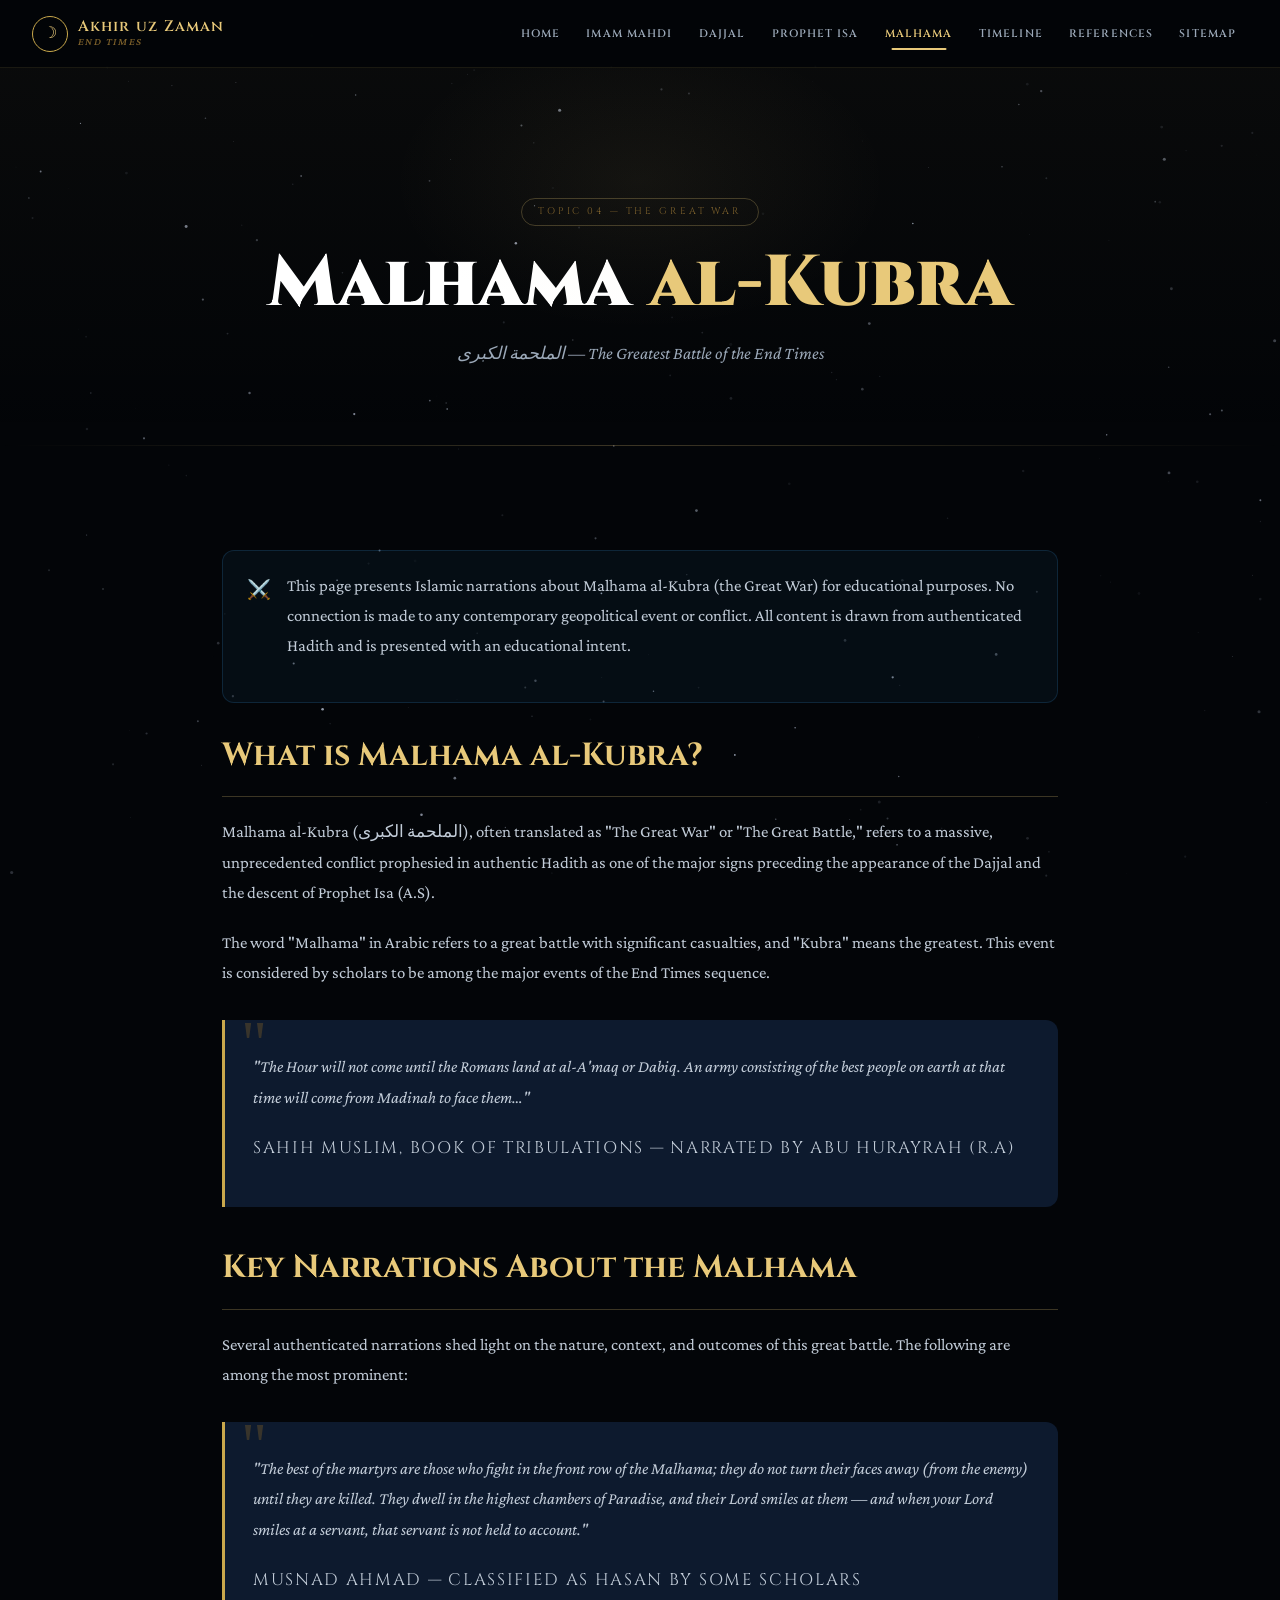
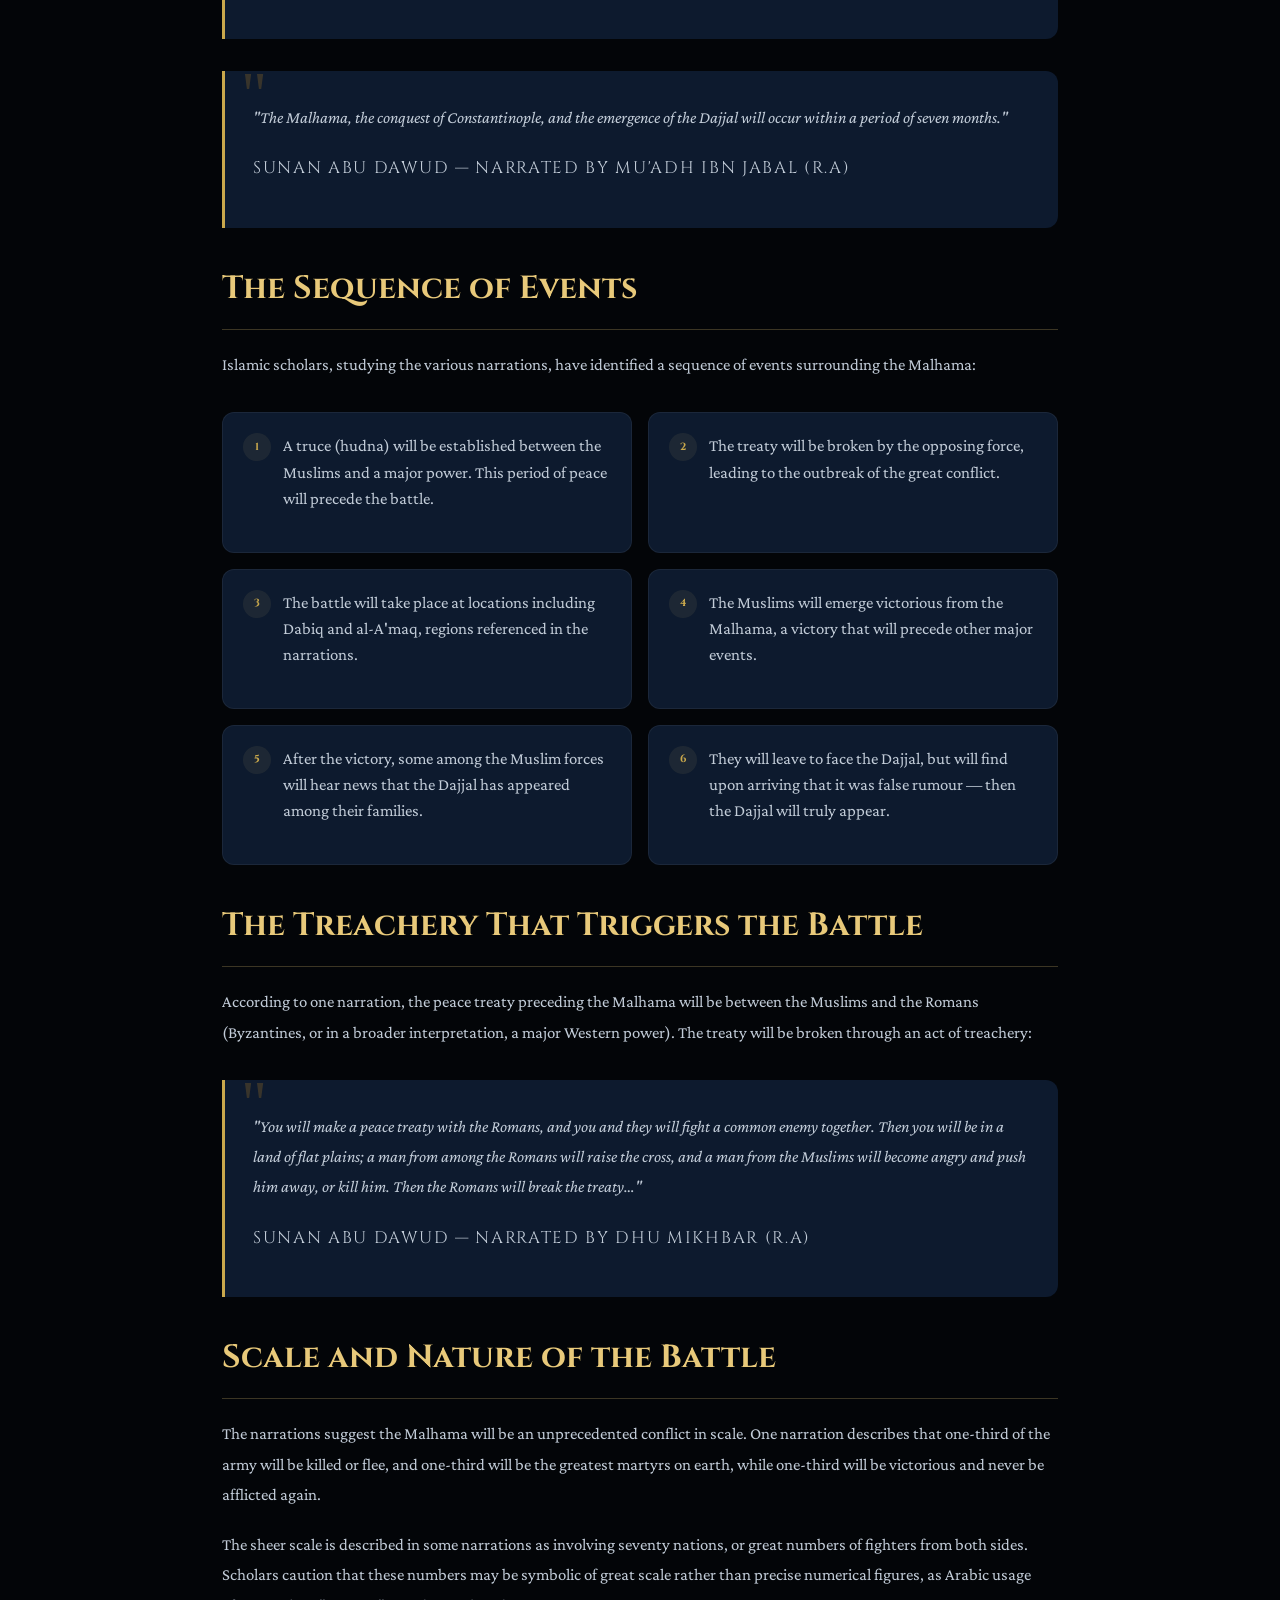
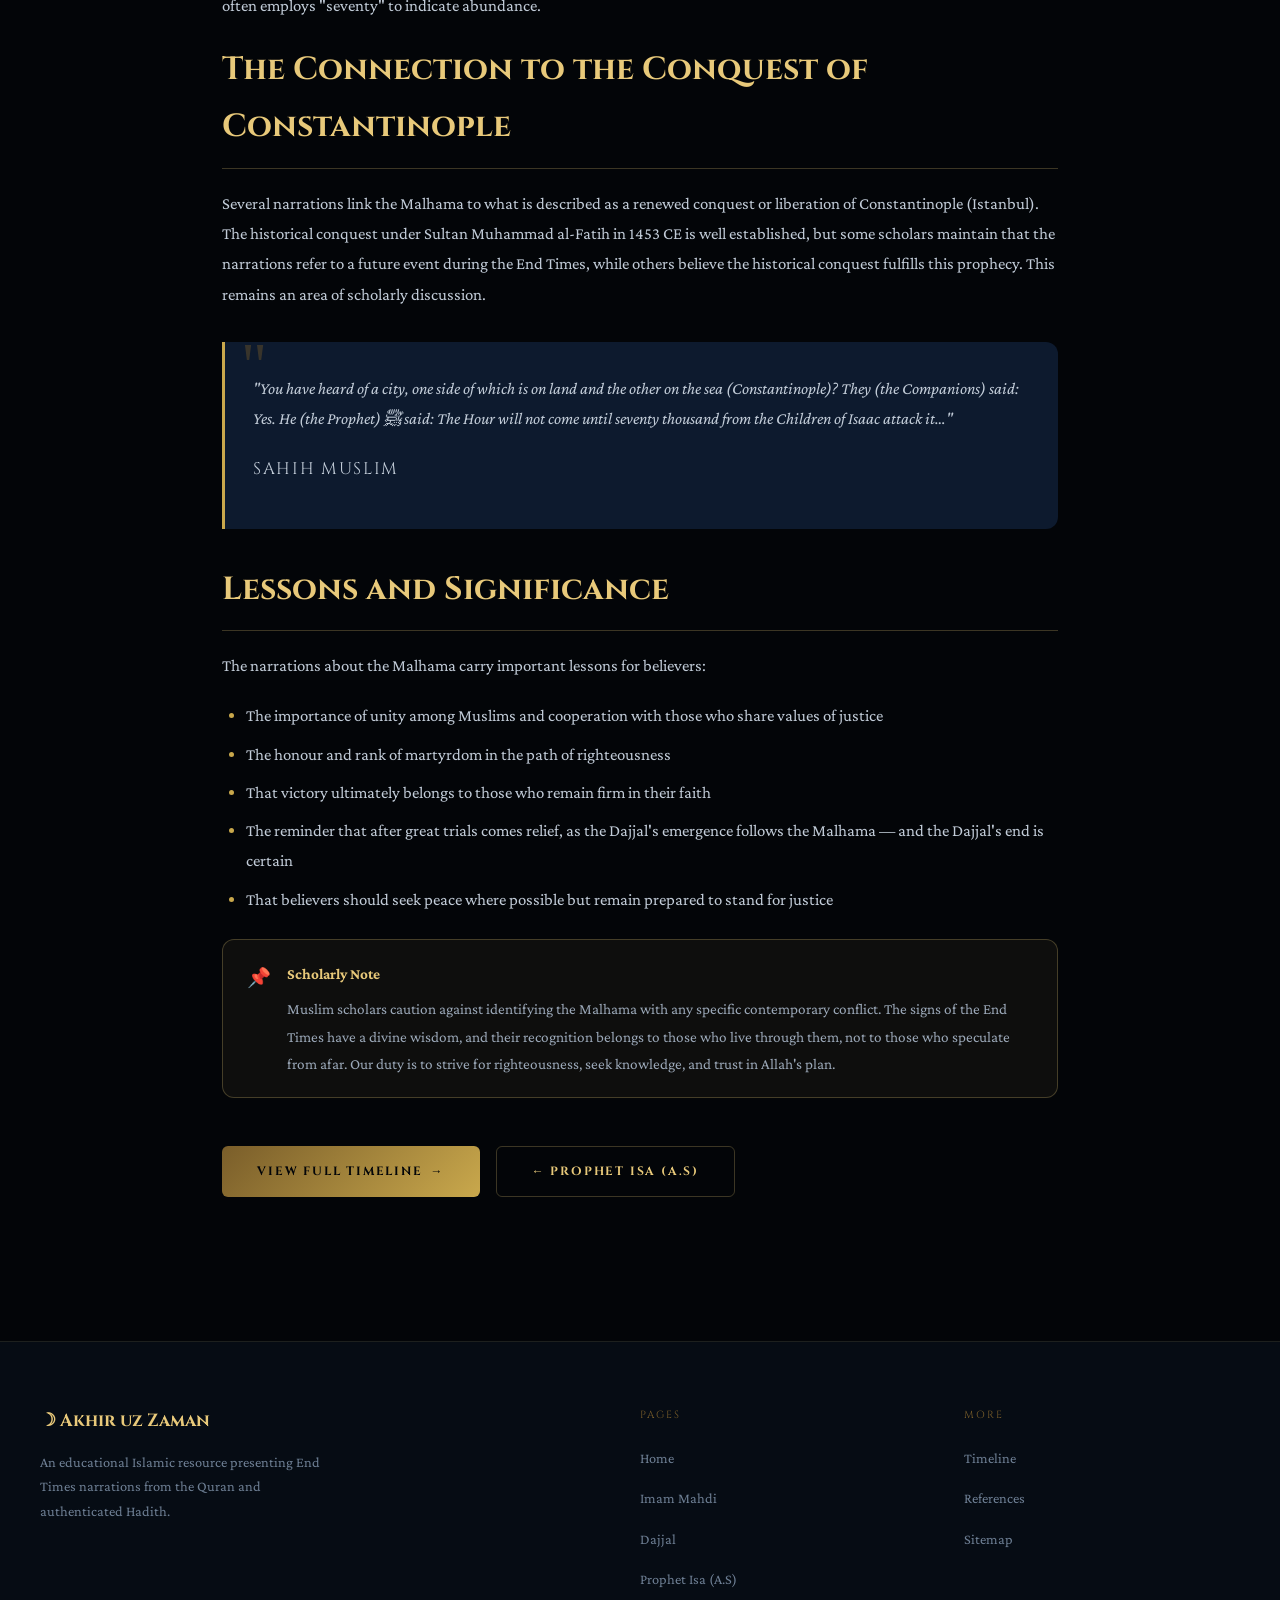
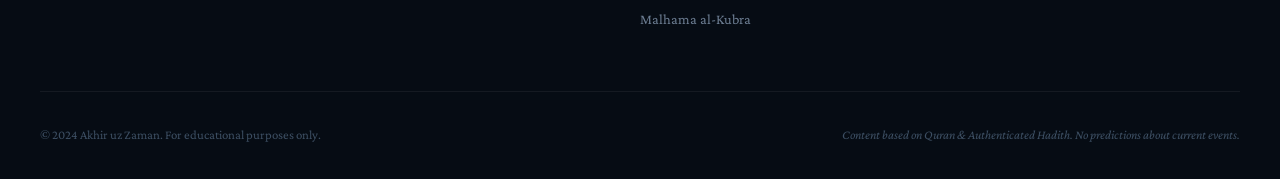
<file: malhama.html>
<!DOCTYPE html>
<html lang="en">
<head>
  <meta charset="UTF-8" />
  <meta name="viewport" content="width=device-width, initial-scale=1.0" />
  <meta name="description" content="Learn about Malhama al-Kubra (The Great War / Armageddon) according to Islamic teachings — the prophesied great battle described in authenticated Hadith as a major sign of the End Times." />
  <title>Malhama al-Kubra — Akhir uz Zaman</title>
  <link rel="stylesheet" href="style.css" />
  <link rel="preconnect" href="https://fonts.googleapis.com" />
  <link rel="preconnect" href="https://fonts.gstatic.com" crossorigin />
</head>
<body>

<canvas id="star-canvas" aria-hidden="true"></canvas>

<nav class="navbar" role="navigation" aria-label="Main navigation">
  <a href="index.html" class="nav-logo" aria-label="Akhir uz Zaman Home">
    <div class="nav-logo-icon" aria-hidden="true">☽</div>
    <div class="nav-logo-text">Akhir uz Zaman<span class="nav-logo-sub">End Times</span></div>
  </a>
  <ul class="nav-links" role="list">
    <li><a href="index.html">Home</a></li>
    <li><a href="imam-mahdi.html">Imam Mahdi</a></li>
    <li><a href="dajjal.html">Dajjal</a></li>
    <li><a href="prophet-isa.html">Prophet Isa</a></li>
    <li><a href="malhama.html">Malhama</a></li>
    <li><a href="timeline.html">Timeline</a></li>
    <li><a href="references.html">References</a></li>
    <li><a href="sitemap.html">Sitemap</a></li>
  </ul>
  <button class="nav-toggle" aria-label="Toggle mobile menu" aria-expanded="false">
    <span></span><span></span><span></span>
  </button>
</nav>
<div class="nav-mobile" role="navigation" aria-label="Mobile navigation">
  <a href="index.html">Home</a>
  <a href="imam-mahdi.html">Imam Mahdi</a>
  <a href="dajjal.html">Dajjal</a>
  <a href="prophet-isa.html">Prophet Isa (A.S)</a>
  <a href="malhama.html">Malhama al-Kubra</a>
  <a href="timeline.html">Timeline</a>
  <a href="references.html">References</a>
  <a href="sitemap.html">Sitemap</a>
</div>

<main class="page-wrapper">

  <section class="page-hero" aria-labelledby="page-title">
    <div class="page-hero-glow" aria-hidden="true"></div>
    <div>
      <div class="page-tag">Topic 04 — The Great War</div>
      <h1 class="page-title" id="page-title">Malhama <span class="gold">al-Kubra</span></h1>
      <p class="page-subtitle">الملحمة الكبرى — The Greatest Battle of the End Times</p>
    </div>
  </section>

  <article class="content-section" aria-label="Malhama al-Kubra article">

    <div class="info-box reveal">
      <span class="info-box-icon">⚔️</span>
      <p class="info-box-text">
        This page presents Islamic narrations about Malhama al-Kubra (the Great War) for educational purposes. No connection is made to any contemporary geopolitical event or conflict. All content is drawn from authenticated Hadith and is presented with an educational intent.
      </p>
    </div>

    <h2 class="reveal">What is Malhama al-Kubra?</h2>
    <p class="reveal">
      Malhama al-Kubra (الملحمة الكبرى), often translated as "The Great War" or "The Great Battle," refers to a massive, unprecedented conflict prophesied in authentic Hadith as one of the major signs preceding the appearance of the Dajjal and the descent of Prophet Isa (A.S).
    </p>
    <p class="reveal">
      The word "Malhama" in Arabic refers to a great battle with significant casualties, and "Kubra" means the greatest. This event is considered by scholars to be among the major events of the End Times sequence.
    </p>

    <div class="hadith-block reveal">
      <p class="hadith-text">
        "The Hour will not come until the Romans land at al-A'maq or Dabiq. An army consisting of the best people on earth at that time will come from Madinah to face them…"
      </p>
      <p class="hadith-source">Sahih Muslim, Book of Tribulations — narrated by Abu Hurayrah (R.A)</p>
    </div>

    <h2 class="reveal">Key Narrations About the Malhama</h2>
    <p class="reveal">
      Several authenticated narrations shed light on the nature, context, and outcomes of this great battle. The following are among the most prominent:
    </p>

    <div class="hadith-block reveal">
      <p class="hadith-text">
        "The best of the martyrs are those who fight in the front row of the Malhama; they do not turn their faces away (from the enemy) until they are killed. They dwell in the highest chambers of Paradise, and their Lord smiles at them — and when your Lord smiles at a servant, that servant is not held to account."
      </p>
      <p class="hadith-source">Musnad Ahmad — Classified as Hasan by some scholars</p>
    </div>

    <div class="hadith-block reveal">
      <p class="hadith-text">
        "The Malhama, the conquest of Constantinople, and the emergence of the Dajjal will occur within a period of seven months."
      </p>
      <p class="hadith-source">Sunan Abu Dawud — narrated by Mu'adh ibn Jabal (R.A)</p>
    </div>

    <h2 class="reveal">The Sequence of Events</h2>
    <p class="reveal">
      Islamic scholars, studying the various narrations, have identified a sequence of events surrounding the Malhama:
    </p>

    <div class="signs-grid reveal">
      <div class="sign-item">
        <div class="sign-num">1</div>
        <p class="sign-text">A truce (hudna) will be established between the Muslims and a major power. This period of peace will precede the battle.</p>
      </div>
      <div class="sign-item">
        <div class="sign-num">2</div>
        <p class="sign-text">The treaty will be broken by the opposing force, leading to the outbreak of the great conflict.</p>
      </div>
      <div class="sign-item">
        <div class="sign-num">3</div>
        <p class="sign-text">The battle will take place at locations including Dabiq and al-A'maq, regions referenced in the narrations.</p>
      </div>
      <div class="sign-item">
        <div class="sign-num">4</div>
        <p class="sign-text">The Muslims will emerge victorious from the Malhama, a victory that will precede other major events.</p>
      </div>
      <div class="sign-item">
        <div class="sign-num">5</div>
        <p class="sign-text">After the victory, some among the Muslim forces will hear news that the Dajjal has appeared among their families.</p>
      </div>
      <div class="sign-item">
        <div class="sign-num">6</div>
        <p class="sign-text">They will leave to face the Dajjal, but will find upon arriving that it was false rumour — then the Dajjal will truly appear.</p>
      </div>
    </div>

    <h2 class="reveal">The Treachery That Triggers the Battle</h2>
    <p class="reveal">
      According to one narration, the peace treaty preceding the Malhama will be between the Muslims and the Romans (Byzantines, or in a broader interpretation, a major Western power). The treaty will be broken through an act of treachery:
    </p>

    <div class="hadith-block reveal">
      <p class="hadith-text">
        "You will make a peace treaty with the Romans, and you and they will fight a common enemy together. Then you will be in a land of flat plains; a man from among the Romans will raise the cross, and a man from the Muslims will become angry and push him away, or kill him. Then the Romans will break the treaty…"
      </p>
      <p class="hadith-source">Sunan Abu Dawud — narrated by Dhu Mikhbar (R.A)</p>
    </div>

    <h2 class="reveal">Scale and Nature of the Battle</h2>
    <p class="reveal">
      The narrations suggest the Malhama will be an unprecedented conflict in scale. One narration describes that one-third of the army will be killed or flee, and one-third will be the greatest martyrs on earth, while one-third will be victorious and never be afflicted again.
    </p>
    <p class="reveal">
      The sheer scale is described in some narrations as involving seventy nations, or great numbers of fighters from both sides. Scholars caution that these numbers may be symbolic of great scale rather than precise numerical figures, as Arabic usage often employs "seventy" to indicate abundance.
    </p>

    <h2 class="reveal">The Connection to the Conquest of Constantinople</h2>
    <p class="reveal">
      Several narrations link the Malhama to what is described as a renewed conquest or liberation of Constantinople (Istanbul). The historical conquest under Sultan Muhammad al-Fatih in 1453 CE is well established, but some scholars maintain that the narrations refer to a future event during the End Times, while others believe the historical conquest fulfills this prophecy. This remains an area of scholarly discussion.
    </p>

    <div class="hadith-block reveal">
      <p class="hadith-text">
        "You have heard of a city, one side of which is on land and the other on the sea (Constantinople)? They (the Companions) said: Yes. He (the Prophet) ﷺ said: The Hour will not come until seventy thousand from the Children of Isaac attack it…"
      </p>
      <p class="hadith-source">Sahih Muslim</p>
    </div>

    <h2 class="reveal">Lessons and Significance</h2>
    <p class="reveal">
      The narrations about the Malhama carry important lessons for believers:
    </p>
    <ul class="reveal">
      <li>The importance of unity among Muslims and cooperation with those who share values of justice</li>
      <li>The honour and rank of martyrdom in the path of righteousness</li>
      <li>That victory ultimately belongs to those who remain firm in their faith</li>
      <li>The reminder that after great trials comes relief, as the Dajjal's emergence follows the Malhama — and the Dajjal's end is certain</li>
      <li>That believers should seek peace where possible but remain prepared to stand for justice</li>
    </ul>

    <div class="info-box reveal" style="border-color: rgba(232, 201, 122, 0.25); background: rgba(232, 201, 122, 0.05);">
      <span class="info-box-icon">📌</span>
      <div class="info-box-text">
        <strong style="color: var(--gold-bright); display:block; margin-bottom:0.5rem;">Scholarly Note</strong>
        Muslim scholars caution against identifying the Malhama with any specific contemporary conflict. The signs of the End Times have a divine wisdom, and their recognition belongs to those who live through them, not to those who speculate from afar. Our duty is to strive for righteousness, seek knowledge, and trust in Allah's plan.
      </div>
    </div>

    <div style="margin-top: 3rem; display: flex; gap: 1rem; flex-wrap: wrap;" class="reveal">
      <a href="timeline.html" class="btn-primary"><span>View Full Timeline</span> <span aria-hidden="true">→</span></a>
      <a href="prophet-isa.html" class="btn-outline">← Prophet Isa (A.S)</a>
    </div>

  </article>

</main>

<footer role="contentinfo">
  <div class="footer-inner">
    <div class="footer-top">
      <div>
        <p class="footer-brand-name">☽ Akhir uz Zaman</p>
        <p class="footer-brand-desc">An educational Islamic resource presenting End Times narrations from the Quran and authenticated Hadith.</p>
      </div>
      <div>
        <p class="footer-col-title">Pages</p>
        <ul class="footer-links">
          <li><a href="index.html">Home</a></li>
          <li><a href="imam-mahdi.html">Imam Mahdi</a></li>
          <li><a href="dajjal.html">Dajjal</a></li>
          <li><a href="prophet-isa.html">Prophet Isa (A.S)</a></li>
          <li><a href="malhama.html">Malhama al-Kubra</a></li>
        </ul>
      </div>
      <div>
        <p class="footer-col-title">More</p>
        <ul class="footer-links">
          <li><a href="timeline.html">Timeline</a></li>
          <li><a href="references.html">References</a></li>
          <li><a href="sitemap.html">Sitemap</a></li>
        </ul>
      </div>
    </div>
    <div class="footer-bottom">
      <p class="footer-copy">© 2024 Akhir uz Zaman. For educational purposes only.</p>
      <p class="footer-disclaimer">Content based on Quran & Authenticated Hadith. No predictions about current events.</p>
    </div>
  </div>
</footer>

<button id="back-to-top" aria-label="Back to top">↑</button>
<script src="script.js"></script>
</body>
</html>
</file>
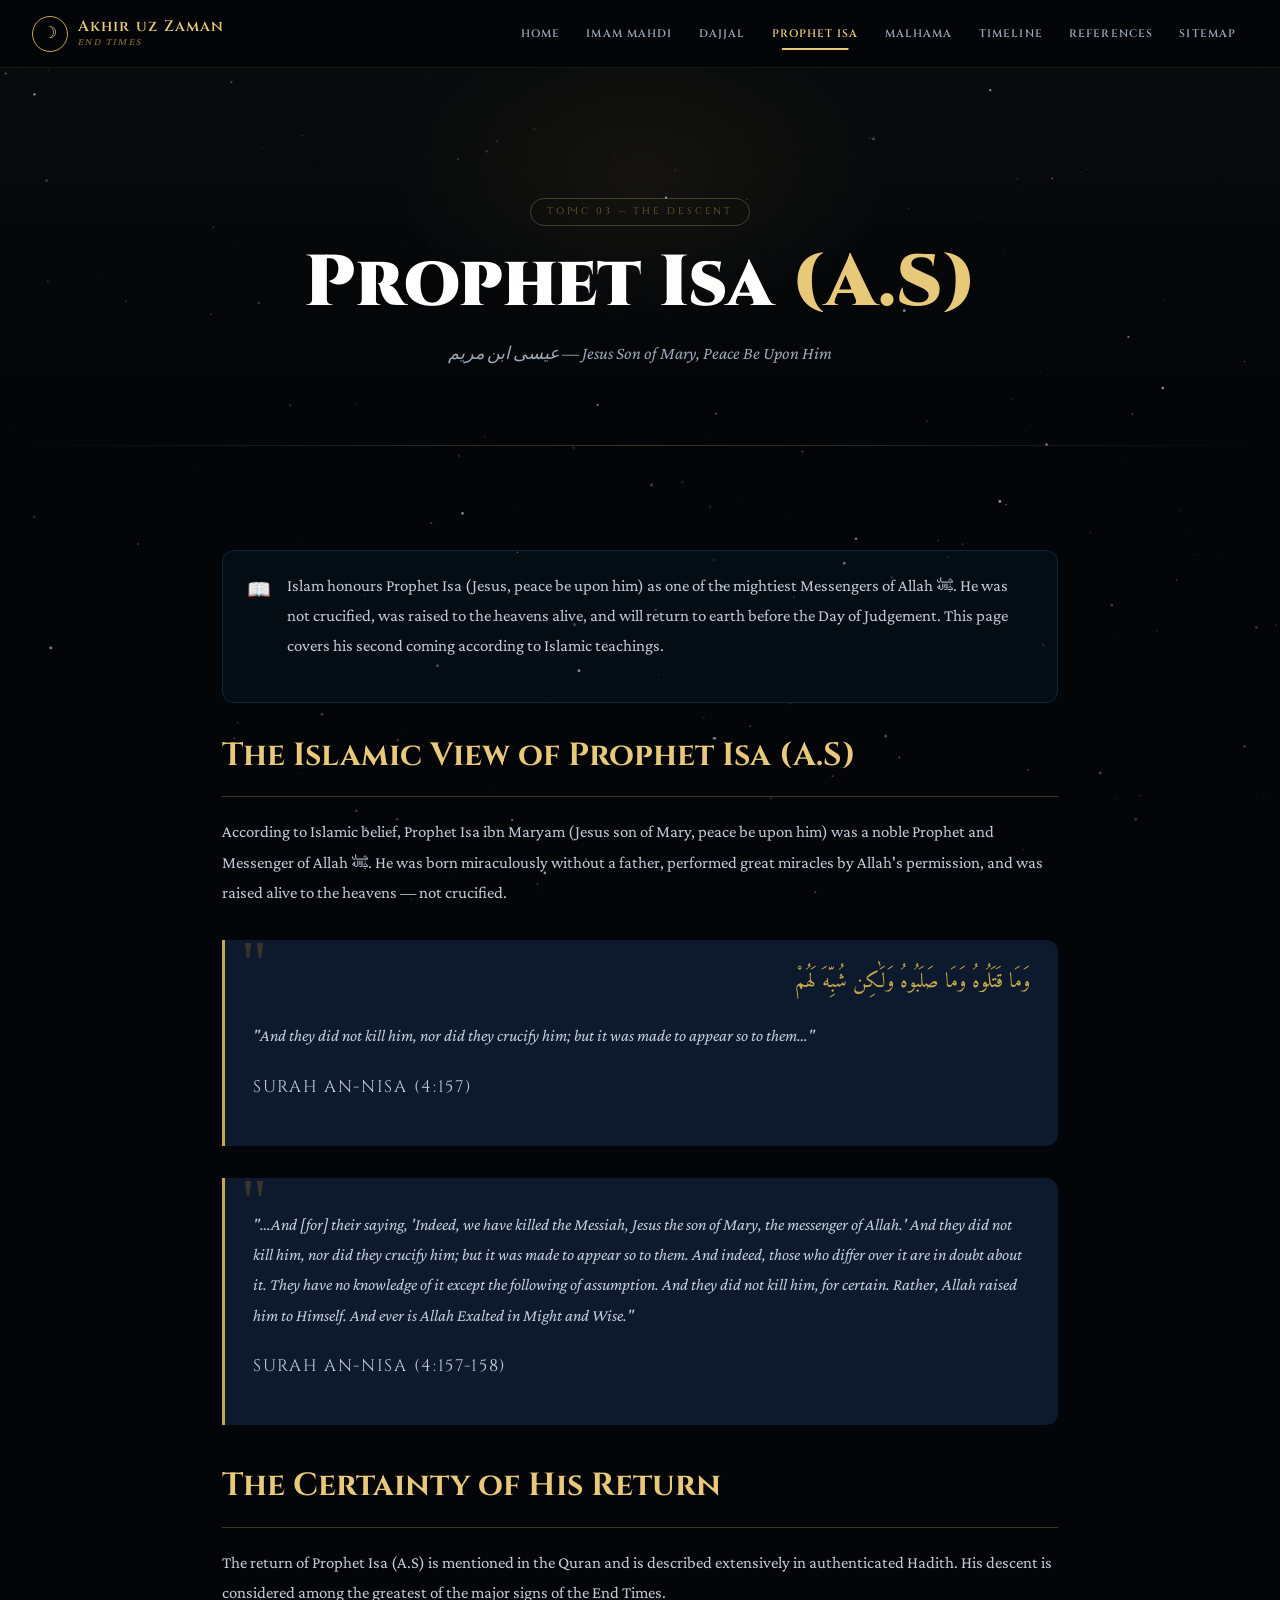
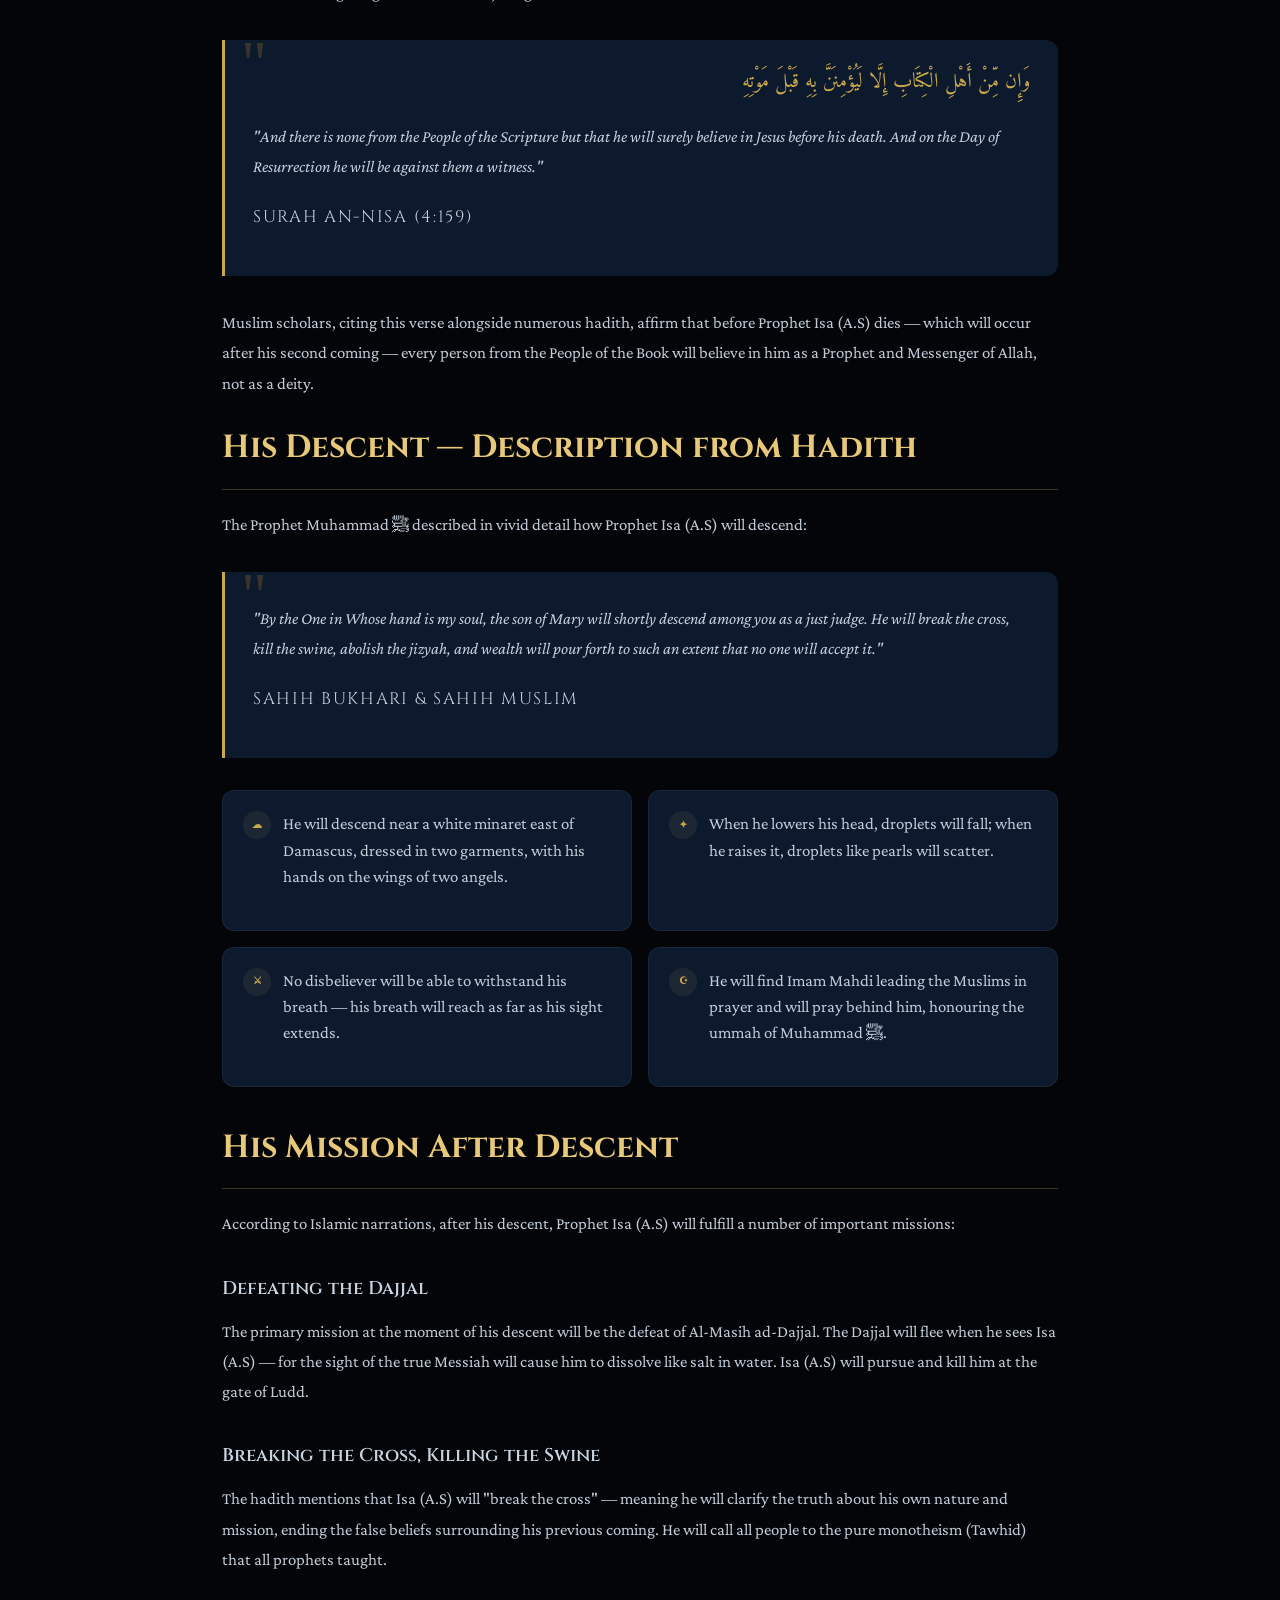
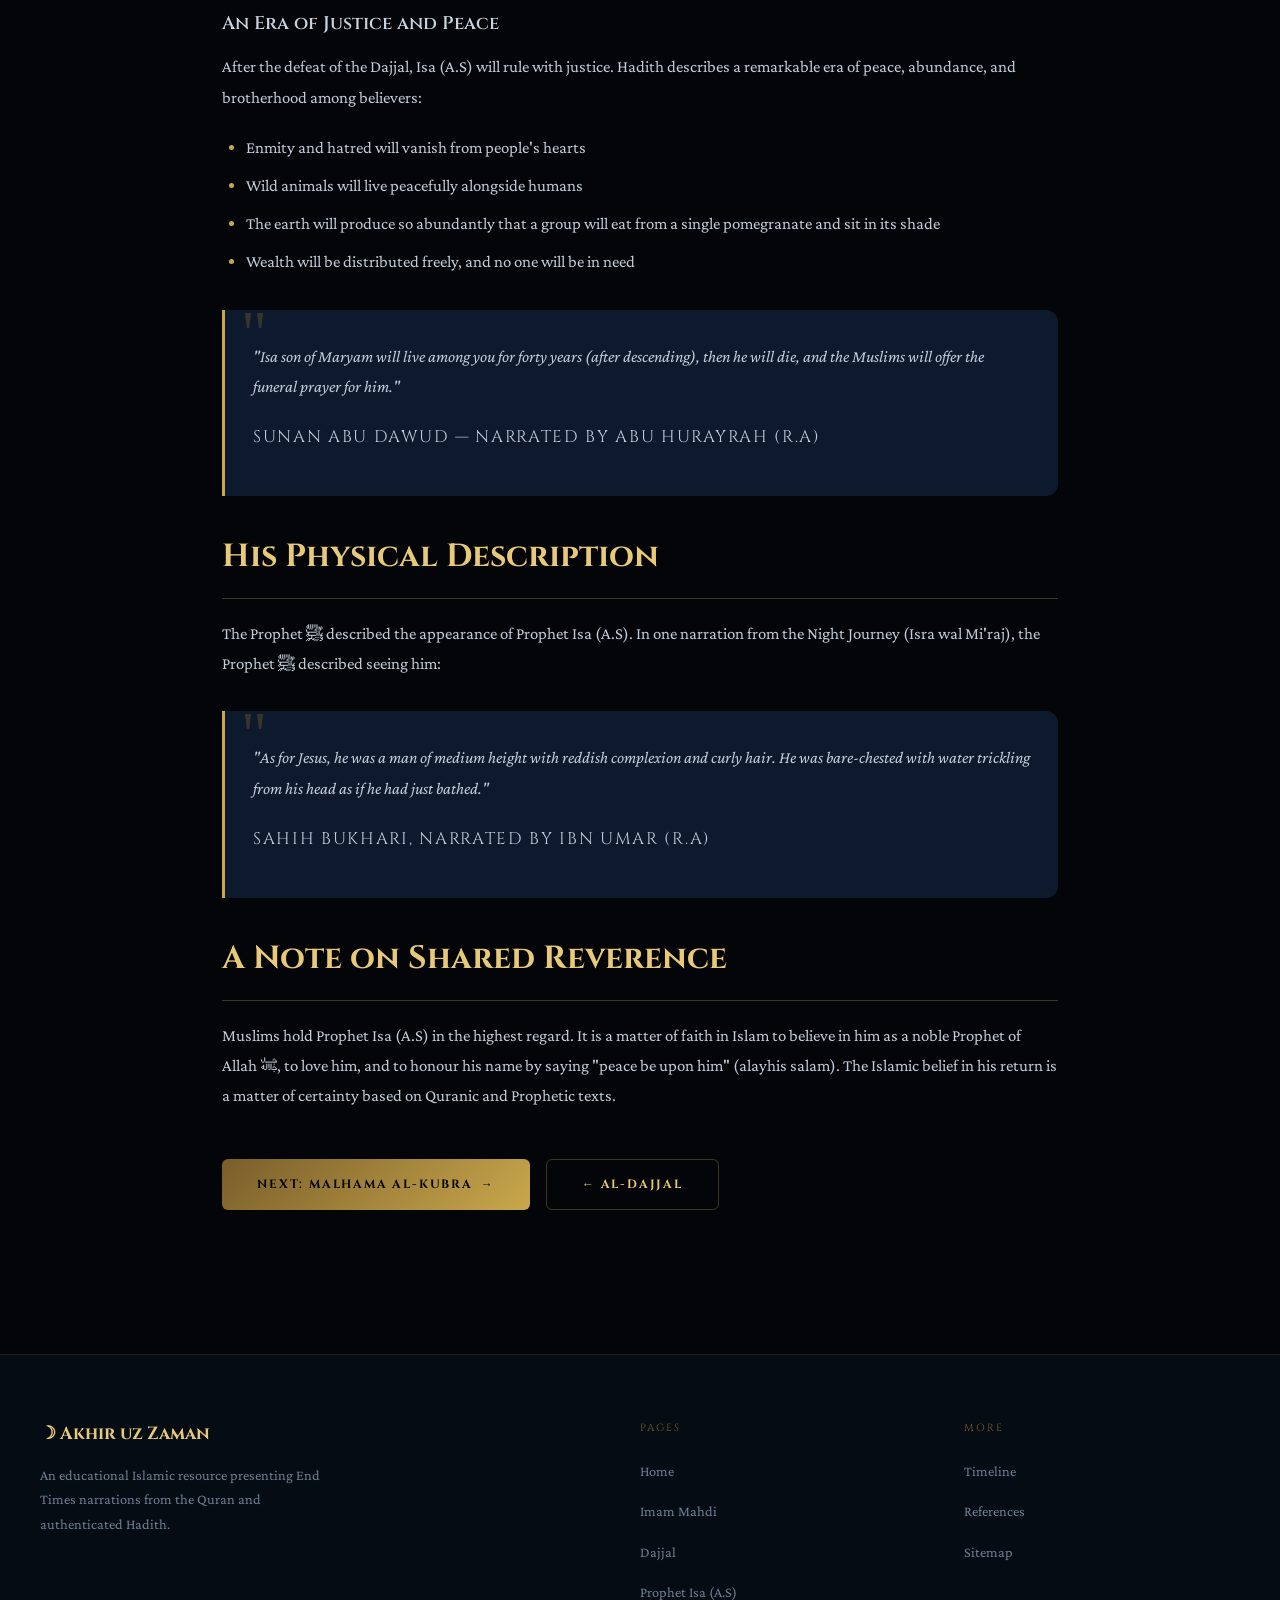
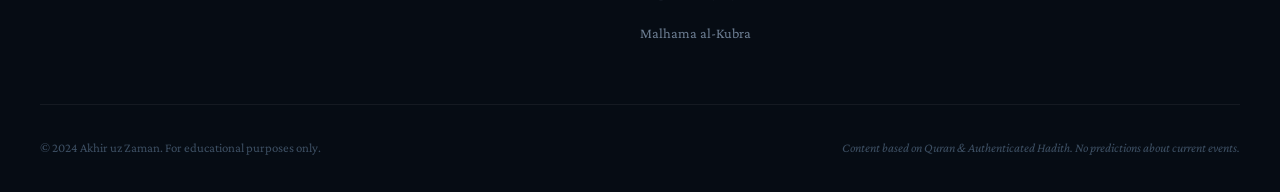
<file: prophet-isa.html>
<!DOCTYPE html>
<html lang="en">
<head>
  <meta charset="UTF-8" />
  <meta name="viewport" content="width=device-width, initial-scale=1.0" />
  <meta name="description" content="Learn about the second coming of Prophet Isa (Jesus, A.S) according to Islamic teachings — his descent, mission, and role in the End Times as narrated in the Quran and Hadith." />
  <title>Prophet Isa (A.S) — Akhir uz Zaman</title>
  <link rel="stylesheet" href="style.css" />
  <link rel="preconnect" href="https://fonts.googleapis.com" />
  <link rel="preconnect" href="https://fonts.gstatic.com" crossorigin />
</head>
<body>

<canvas id="star-canvas" aria-hidden="true"></canvas>

<nav class="navbar" role="navigation" aria-label="Main navigation">
  <a href="index.html" class="nav-logo" aria-label="Akhir uz Zaman Home">
    <div class="nav-logo-icon" aria-hidden="true">☽</div>
    <div class="nav-logo-text">Akhir uz Zaman<span class="nav-logo-sub">End Times</span></div>
  </a>
  <ul class="nav-links" role="list">
    <li><a href="index.html">Home</a></li>
    <li><a href="imam-mahdi.html">Imam Mahdi</a></li>
    <li><a href="dajjal.html">Dajjal</a></li>
    <li><a href="prophet-isa.html">Prophet Isa</a></li>
    <li><a href="malhama.html">Malhama</a></li>
    <li><a href="timeline.html">Timeline</a></li>
    <li><a href="references.html">References</a></li>
    <li><a href="sitemap.html">Sitemap</a></li>
  </ul>
  <button class="nav-toggle" aria-label="Toggle mobile menu" aria-expanded="false">
    <span></span><span></span><span></span>
  </button>
</nav>
<div class="nav-mobile" role="navigation" aria-label="Mobile navigation">
  <a href="index.html">Home</a>
  <a href="imam-mahdi.html">Imam Mahdi</a>
  <a href="dajjal.html">Dajjal</a>
  <a href="prophet-isa.html">Prophet Isa (A.S)</a>
  <a href="malhama.html">Malhama al-Kubra</a>
  <a href="timeline.html">Timeline</a>
  <a href="references.html">References</a>
  <a href="sitemap.html">Sitemap</a>
</div>

<main class="page-wrapper">

  <section class="page-hero" aria-labelledby="page-title">
    <div class="page-hero-glow" aria-hidden="true"></div>
    <div>
      <div class="page-tag">Topic 03 — The Descent</div>
      <h1 class="page-title" id="page-title">Prophet Isa <span class="gold">(A.S)</span></h1>
      <p class="page-subtitle">عيسى ابن مريم — Jesus Son of Mary, Peace Be Upon Him</p>
    </div>
  </section>

  <article class="content-section" aria-label="Prophet Isa article">

    <div class="info-box reveal">
      <span class="info-box-icon">📖</span>
      <p class="info-box-text">
        Islam honours Prophet Isa (Jesus, peace be upon him) as one of the mightiest Messengers of Allah ﷻ. He was not crucified, was raised to the heavens alive, and will return to earth before the Day of Judgement. This page covers his second coming according to Islamic teachings.
      </p>
    </div>

    <h2 class="reveal">The Islamic View of Prophet Isa (A.S)</h2>
    <p class="reveal">
      According to Islamic belief, Prophet Isa ibn Maryam (Jesus son of Mary, peace be upon him) was a noble Prophet and Messenger of Allah ﷻ. He was born miraculously without a father, performed great miracles by Allah's permission, and was raised alive to the heavens — not crucified.
    </p>

    <div class="hadith-block reveal">
      <div class="hadith-arabic" lang="ar" dir="rtl">
        وَمَا قَتَلُوهُ وَمَا صَلَبُوهُ وَلَٰكِن شُبِّهَ لَهُمْ
      </div>
      <p class="hadith-text">
        "And they did not kill him, nor did they crucify him; but it was made to appear so to them…"
      </p>
      <p class="hadith-source">Surah An-Nisa (4:157)</p>
    </div>

    <div class="hadith-block reveal">
      <p class="hadith-text">
        "…And [for] their saying, 'Indeed, we have killed the Messiah, Jesus the son of Mary, the messenger of Allah.' And they did not kill him, nor did they crucify him; but it was made to appear so to them. And indeed, those who differ over it are in doubt about it. They have no knowledge of it except the following of assumption. And they did not kill him, for certain. Rather, Allah raised him to Himself. And ever is Allah Exalted in Might and Wise."
      </p>
      <p class="hadith-source">Surah An-Nisa (4:157-158)</p>
    </div>

    <h2 class="reveal">The Certainty of His Return</h2>
    <p class="reveal">
      The return of Prophet Isa (A.S) is mentioned in the Quran and is described extensively in authenticated Hadith. His descent is considered among the greatest of the major signs of the End Times.
    </p>

    <div class="hadith-block reveal">
      <div class="hadith-arabic" lang="ar" dir="rtl">
        وَإِن مِّنْ أَهْلِ الْكِتَابِ إِلَّا لَيُؤْمِنَنَّ بِهِ قَبْلَ مَوْتِهِ
      </div>
      <p class="hadith-text">
        "And there is none from the People of the Scripture but that he will surely believe in Jesus before his death. And on the Day of Resurrection he will be against them a witness."
      </p>
      <p class="hadith-source">Surah An-Nisa (4:159)</p>
    </div>

    <p class="reveal">
      Muslim scholars, citing this verse alongside numerous hadith, affirm that before Prophet Isa (A.S) dies — which will occur after his second coming — every person from the People of the Book will believe in him as a Prophet and Messenger of Allah, not as a deity.
    </p>

    <h2 class="reveal">His Descent — Description from Hadith</h2>
    <p class="reveal">
      The Prophet Muhammad ﷺ described in vivid detail how Prophet Isa (A.S) will descend:
    </p>

    <div class="hadith-block reveal">
      <p class="hadith-text">
        "By the One in Whose hand is my soul, the son of Mary will shortly descend among you as a just judge. He will break the cross, kill the swine, abolish the jizyah, and wealth will pour forth to such an extent that no one will accept it."
      </p>
      <p class="hadith-source">Sahih Bukhari & Sahih Muslim</p>
    </div>

    <div class="signs-grid reveal">
      <div class="sign-item">
        <div class="sign-num">☁</div>
        <p class="sign-text">He will descend near a white minaret east of Damascus, dressed in two garments, with his hands on the wings of two angels.</p>
      </div>
      <div class="sign-item">
        <div class="sign-num">✦</div>
        <p class="sign-text">When he lowers his head, droplets will fall; when he raises it, droplets like pearls will scatter.</p>
      </div>
      <div class="sign-item">
        <div class="sign-num">⚔</div>
        <p class="sign-text">No disbeliever will be able to withstand his breath — his breath will reach as far as his sight extends.</p>
      </div>
      <div class="sign-item">
        <div class="sign-num">☪</div>
        <p class="sign-text">He will find Imam Mahdi leading the Muslims in prayer and will pray behind him, honouring the ummah of Muhammad ﷺ.</p>
      </div>
    </div>

    <h2 class="reveal">His Mission After Descent</h2>
    <p class="reveal">
      According to Islamic narrations, after his descent, Prophet Isa (A.S) will fulfill a number of important missions:
    </p>

    <h3 class="reveal">Defeating the Dajjal</h3>
    <p class="reveal">
      The primary mission at the moment of his descent will be the defeat of Al-Masih ad-Dajjal. The Dajjal will flee when he sees Isa (A.S) — for the sight of the true Messiah will cause him to dissolve like salt in water. Isa (A.S) will pursue and kill him at the gate of Ludd.
    </p>

    <h3 class="reveal">Breaking the Cross, Killing the Swine</h3>
    <p class="reveal">
      The hadith mentions that Isa (A.S) will "break the cross" — meaning he will clarify the truth about his own nature and mission, ending the false beliefs surrounding his previous coming. He will call all people to the pure monotheism (Tawhid) that all prophets taught.
    </p>

    <h3 class="reveal">An Era of Justice and Peace</h3>
    <p class="reveal">
      After the defeat of the Dajjal, Isa (A.S) will rule with justice. Hadith describes a remarkable era of peace, abundance, and brotherhood among believers:
    </p>
    <ul class="reveal">
      <li>Enmity and hatred will vanish from people's hearts</li>
      <li>Wild animals will live peacefully alongside humans</li>
      <li>The earth will produce so abundantly that a group will eat from a single pomegranate and sit in its shade</li>
      <li>Wealth will be distributed freely, and no one will be in need</li>
    </ul>

    <div class="hadith-block reveal">
      <p class="hadith-text">
        "Isa son of Maryam will live among you for forty years (after descending), then he will die, and the Muslims will offer the funeral prayer for him."
      </p>
      <p class="hadith-source">Sunan Abu Dawud — Narrated by Abu Hurayrah (R.A)</p>
    </div>

    <h2 class="reveal">His Physical Description</h2>
    <p class="reveal">
      The Prophet ﷺ described the appearance of Prophet Isa (A.S). In one narration from the Night Journey (Isra wal Mi'raj), the Prophet ﷺ described seeing him:
    </p>

    <div class="hadith-block reveal">
      <p class="hadith-text">
        "As for Jesus, he was a man of medium height with reddish complexion and curly hair. He was bare-chested with water trickling from his head as if he had just bathed."
      </p>
      <p class="hadith-source">Sahih Bukhari, narrated by Ibn Umar (R.A)</p>
    </div>

    <h2 class="reveal">A Note on Shared Reverence</h2>
    <p class="reveal">
      Muslims hold Prophet Isa (A.S) in the highest regard. It is a matter of faith in Islam to believe in him as a noble Prophet of Allah ﷻ, to love him, and to honour his name by saying "peace be upon him" (alayhis salam). The Islamic belief in his return is a matter of certainty based on Quranic and Prophetic texts.
    </p>

    <div style="margin-top: 3rem; display: flex; gap: 1rem; flex-wrap: wrap;" class="reveal">
      <a href="malhama.html" class="btn-primary"><span>Next: Malhama al-Kubra</span> <span aria-hidden="true">→</span></a>
      <a href="dajjal.html" class="btn-outline">← Al-Dajjal</a>
    </div>

  </article>

</main>

<footer role="contentinfo">
  <div class="footer-inner">
    <div class="footer-top">
      <div>
        <p class="footer-brand-name">☽ Akhir uz Zaman</p>
        <p class="footer-brand-desc">An educational Islamic resource presenting End Times narrations from the Quran and authenticated Hadith.</p>
      </div>
      <div>
        <p class="footer-col-title">Pages</p>
        <ul class="footer-links">
          <li><a href="index.html">Home</a></li>
          <li><a href="imam-mahdi.html">Imam Mahdi</a></li>
          <li><a href="dajjal.html">Dajjal</a></li>
          <li><a href="prophet-isa.html">Prophet Isa (A.S)</a></li>
          <li><a href="malhama.html">Malhama al-Kubra</a></li>
        </ul>
      </div>
      <div>
        <p class="footer-col-title">More</p>
        <ul class="footer-links">
          <li><a href="timeline.html">Timeline</a></li>
          <li><a href="references.html">References</a></li>
          <li><a href="sitemap.html">Sitemap</a></li>
        </ul>
      </div>
    </div>
    <div class="footer-bottom">
      <p class="footer-copy">© 2024 Akhir uz Zaman. For educational purposes only.</p>
      <p class="footer-disclaimer">Content based on Quran & Authenticated Hadith. No predictions about current events.</p>
    </div>
  </div>
</footer>

<button id="back-to-top" aria-label="Back to top">↑</button>
<script src="script.js"></script>
</body>
</html>
</file>
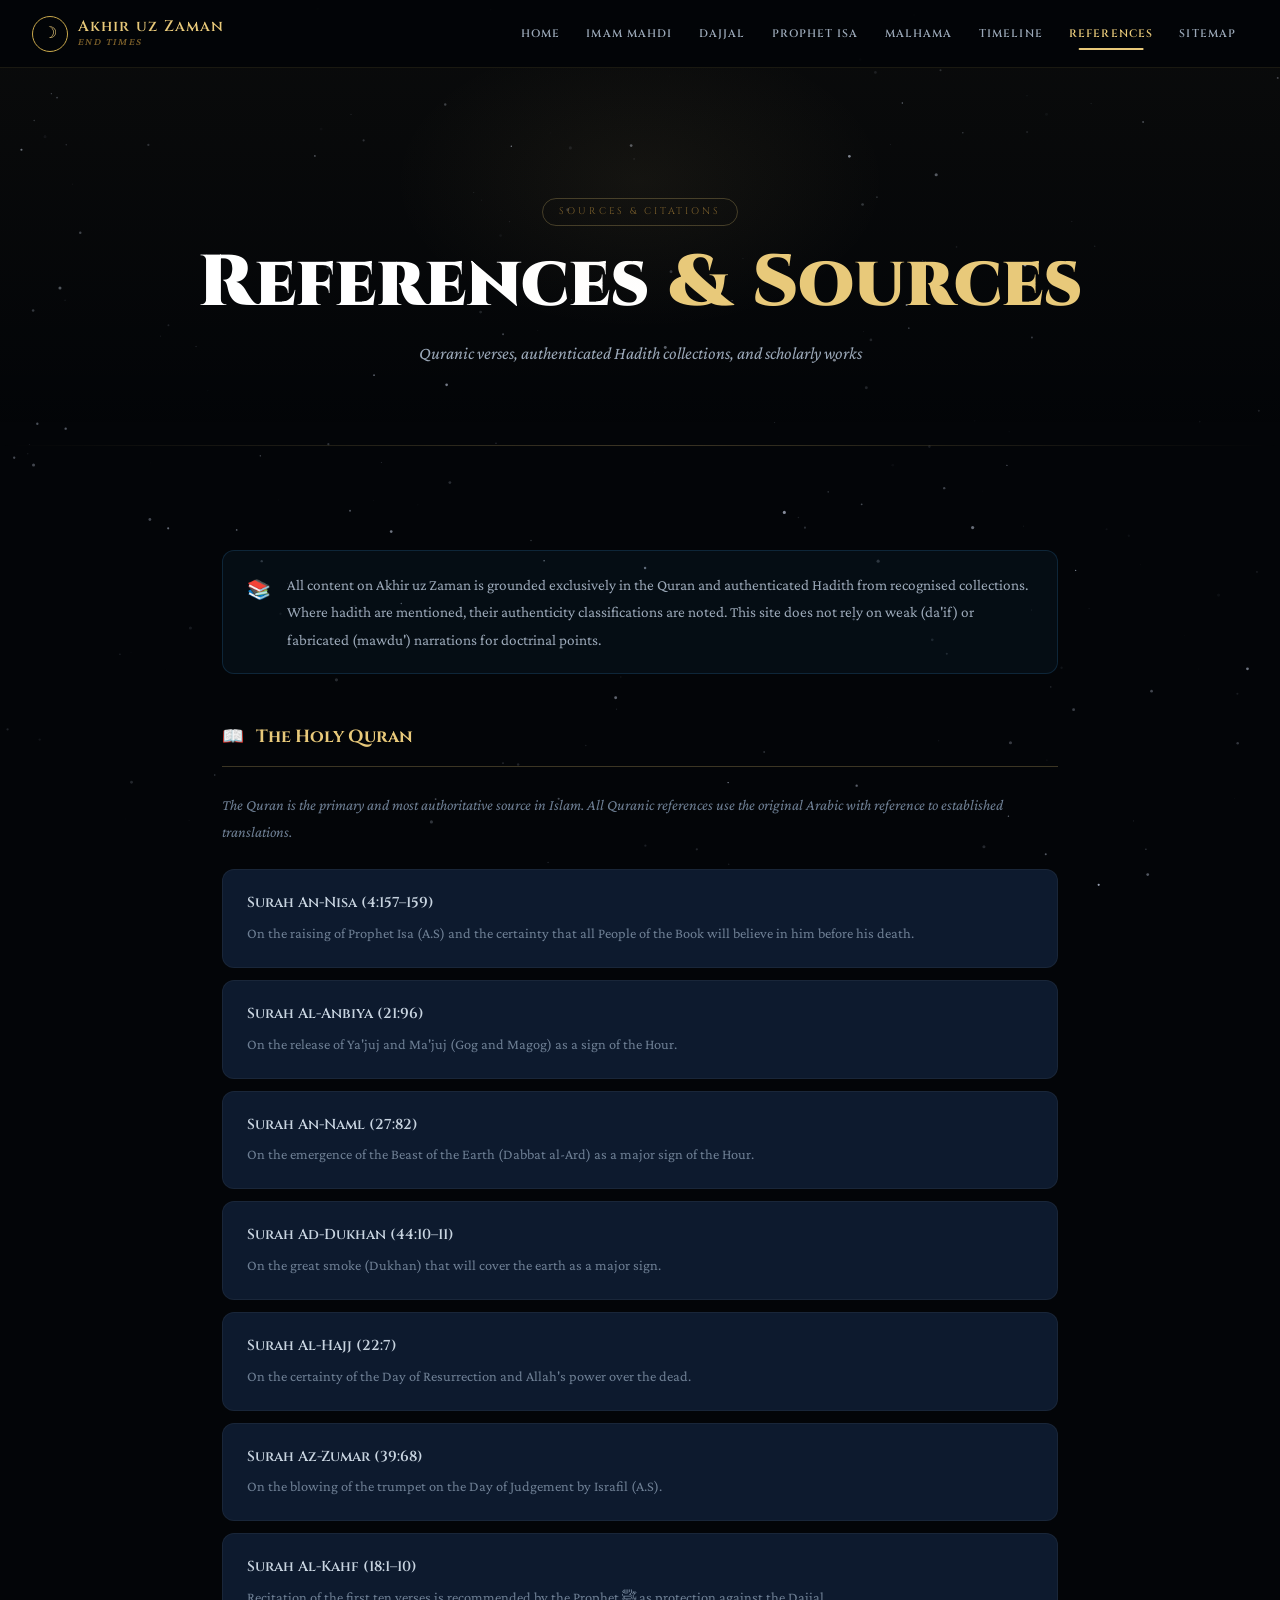
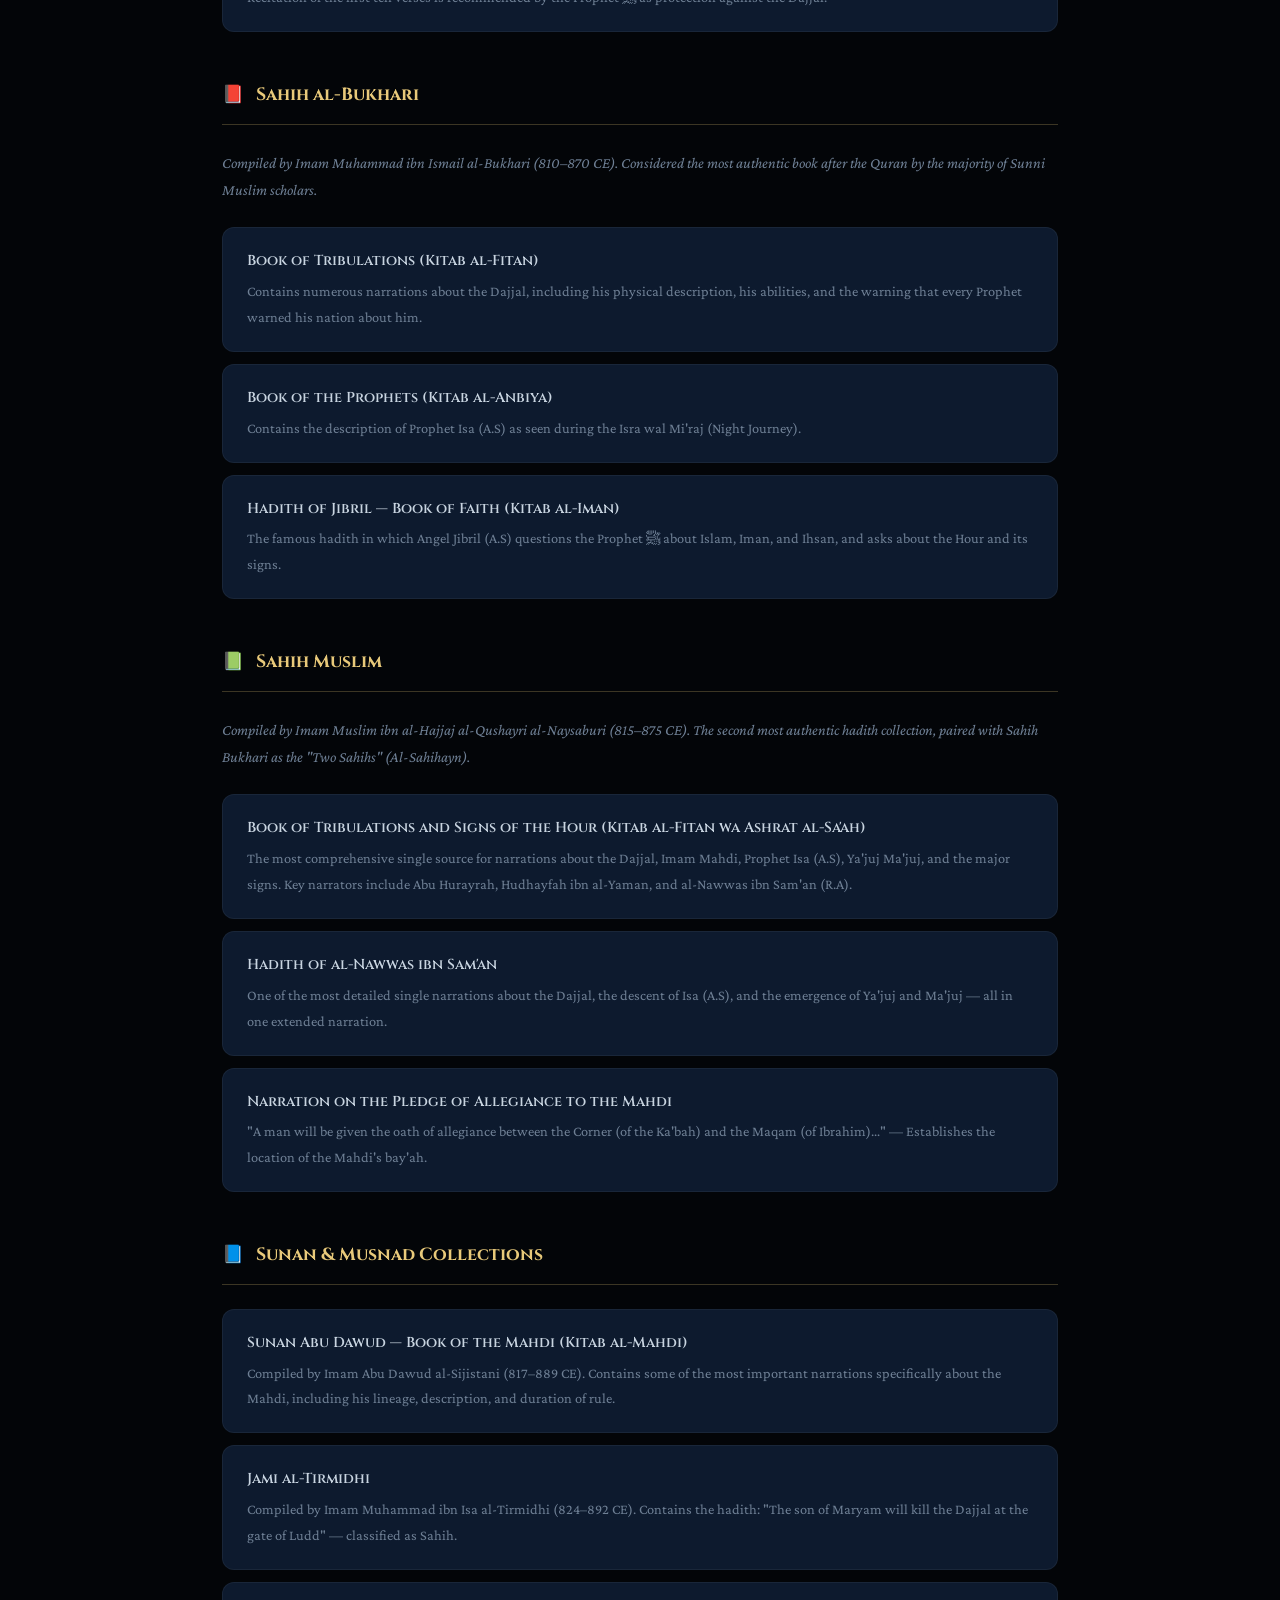
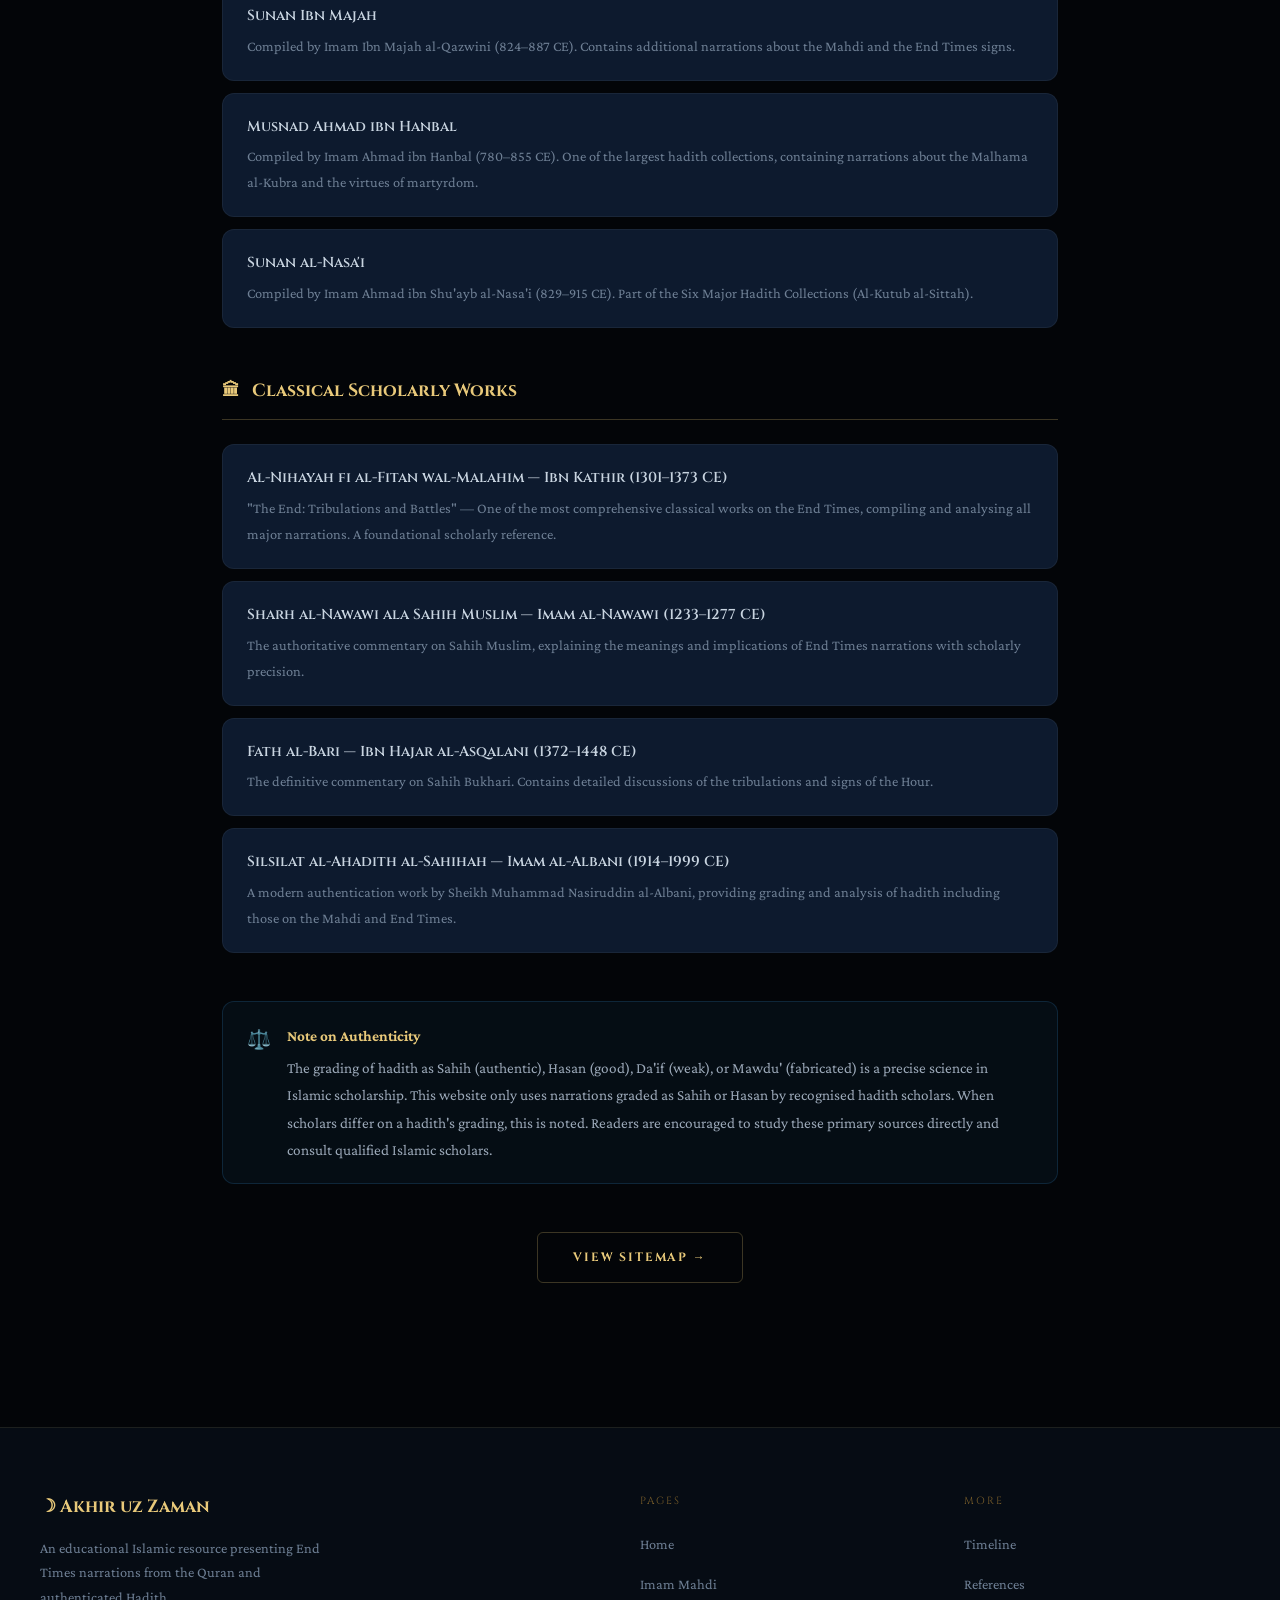
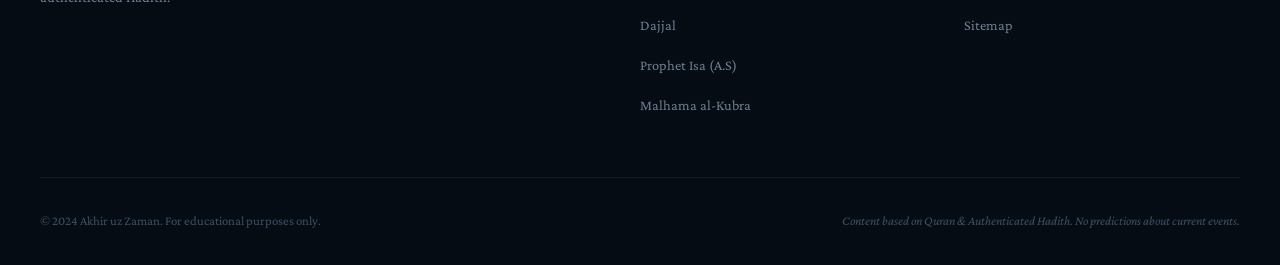
<file: references.html>
<!DOCTYPE html>
<html lang="en">
<head>
  <meta charset="UTF-8" />
  <meta name="viewport" content="width=device-width, initial-scale=1.0" />
  <meta name="description" content="References and sources for Akhir uz Zaman — Quranic verses, Hadith collections (Bukhari, Muslim, Abu Dawud, Tirmidhi), and scholarly works on Islamic End Times." />
  <title>References — Akhir uz Zaman</title>
  <link rel="stylesheet" href="style.css" />
  <link rel="preconnect" href="https://fonts.googleapis.com" />
  <link rel="preconnect" href="https://fonts.gstatic.com" crossorigin />
</head>
<body>

<canvas id="star-canvas" aria-hidden="true"></canvas>

<nav class="navbar" role="navigation" aria-label="Main navigation">
  <a href="index.html" class="nav-logo" aria-label="Akhir uz Zaman Home">
    <div class="nav-logo-icon" aria-hidden="true">☽</div>
    <div class="nav-logo-text">Akhir uz Zaman<span class="nav-logo-sub">End Times</span></div>
  </a>
  <ul class="nav-links" role="list">
    <li><a href="index.html">Home</a></li>
    <li><a href="imam-mahdi.html">Imam Mahdi</a></li>
    <li><a href="dajjal.html">Dajjal</a></li>
    <li><a href="prophet-isa.html">Prophet Isa</a></li>
    <li><a href="malhama.html">Malhama</a></li>
    <li><a href="timeline.html">Timeline</a></li>
    <li><a href="references.html">References</a></li>
    <li><a href="sitemap.html">Sitemap</a></li>
  </ul>
  <button class="nav-toggle" aria-label="Toggle mobile menu" aria-expanded="false">
    <span></span><span></span><span></span>
  </button>
</nav>
<div class="nav-mobile" role="navigation" aria-label="Mobile navigation">
  <a href="index.html">Home</a>
  <a href="imam-mahdi.html">Imam Mahdi</a>
  <a href="dajjal.html">Dajjal</a>
  <a href="prophet-isa.html">Prophet Isa (A.S)</a>
  <a href="malhama.html">Malhama al-Kubra</a>
  <a href="timeline.html">Timeline</a>
  <a href="references.html">References</a>
  <a href="sitemap.html">Sitemap</a>
</div>

<main class="page-wrapper">

  <section class="page-hero" aria-labelledby="page-title">
    <div class="page-hero-glow" aria-hidden="true"></div>
    <div>
      <div class="page-tag">Sources & Citations</div>
      <h1 class="page-title" id="page-title">References <span class="gold">& Sources</span></h1>
      <p class="page-subtitle">Quranic verses, authenticated Hadith collections, and scholarly works</p>
    </div>
  </section>

  <section class="refs-section" aria-label="References">

    <div class="info-box reveal" style="margin-bottom: 3rem;">
      <span class="info-box-icon">📚</span>
      <p class="info-box-text">
        All content on Akhir uz Zaman is grounded exclusively in the Quran and authenticated Hadith from recognised collections. Where hadith are mentioned, their authenticity classifications are noted. This site does not rely on weak (da'if) or fabricated (mawdu') narrations for doctrinal points.
      </p>
    </div>

    <!-- Quran -->
    <div class="ref-category reveal">
      <h2 class="ref-category-title"><span>📖</span> The Holy Quran</h2>
      <p style="color: var(--text-muted); margin-bottom: 1.5rem; font-style: italic; font-size: 0.95rem;">
        The Quran is the primary and most authoritative source in Islam. All Quranic references use the original Arabic with reference to established translations.
      </p>

      <div class="ref-item">
        <p class="ref-title">Surah An-Nisa (4:157–159)</p>
        <p class="ref-detail">On the raising of Prophet Isa (A.S) and the certainty that all People of the Book will believe in him before his death.</p>
      </div>
      <div class="ref-item">
        <p class="ref-title">Surah Al-Anbiya (21:96)</p>
        <p class="ref-detail">On the release of Ya'juj and Ma'juj (Gog and Magog) as a sign of the Hour.</p>
      </div>
      <div class="ref-item">
        <p class="ref-title">Surah An-Naml (27:82)</p>
        <p class="ref-detail">On the emergence of the Beast of the Earth (Dabbat al-Ard) as a major sign of the Hour.</p>
      </div>
      <div class="ref-item">
        <p class="ref-title">Surah Ad-Dukhan (44:10–11)</p>
        <p class="ref-detail">On the great smoke (Dukhan) that will cover the earth as a major sign.</p>
      </div>
      <div class="ref-item">
        <p class="ref-title">Surah Al-Hajj (22:7)</p>
        <p class="ref-detail">On the certainty of the Day of Resurrection and Allah's power over the dead.</p>
      </div>
      <div class="ref-item">
        <p class="ref-title">Surah Az-Zumar (39:68)</p>
        <p class="ref-detail">On the blowing of the trumpet on the Day of Judgement by Israfil (A.S).</p>
      </div>
      <div class="ref-item">
        <p class="ref-title">Surah Al-Kahf (18:1–10)</p>
        <p class="ref-detail">Recitation of the first ten verses is recommended by the Prophet ﷺ as protection against the Dajjal.</p>
      </div>
    </div>

    <!-- Sahih Bukhari -->
    <div class="ref-category reveal">
      <h2 class="ref-category-title"><span>📕</span> Sahih al-Bukhari</h2>
      <p style="color: var(--text-muted); margin-bottom: 1.5rem; font-style: italic; font-size: 0.95rem;">
        Compiled by Imam Muhammad ibn Ismail al-Bukhari (810–870 CE). Considered the most authentic book after the Quran by the majority of Sunni Muslim scholars.
      </p>

      <div class="ref-item">
        <p class="ref-title">Book of Tribulations (Kitab al-Fitan)</p>
        <p class="ref-detail">Contains numerous narrations about the Dajjal, including his physical description, his abilities, and the warning that every Prophet warned his nation about him.</p>
      </div>
      <div class="ref-item">
        <p class="ref-title">Book of the Prophets (Kitab al-Anbiya)</p>
        <p class="ref-detail">Contains the description of Prophet Isa (A.S) as seen during the Isra wal Mi'raj (Night Journey).</p>
      </div>
      <div class="ref-item">
        <p class="ref-title">Hadith of Jibril — Book of Faith (Kitab al-Iman)</p>
        <p class="ref-detail">The famous hadith in which Angel Jibril (A.S) questions the Prophet ﷺ about Islam, Iman, and Ihsan, and asks about the Hour and its signs.</p>
      </div>
    </div>

    <!-- Sahih Muslim -->
    <div class="ref-category reveal">
      <h2 class="ref-category-title"><span>📗</span> Sahih Muslim</h2>
      <p style="color: var(--text-muted); margin-bottom: 1.5rem; font-style: italic; font-size: 0.95rem;">
        Compiled by Imam Muslim ibn al-Hajjaj al-Qushayri al-Naysaburi (815–875 CE). The second most authentic hadith collection, paired with Sahih Bukhari as the "Two Sahihs" (Al-Sahihayn).
      </p>

      <div class="ref-item">
        <p class="ref-title">Book of Tribulations and Signs of the Hour (Kitab al-Fitan wa Ashrat al-Sa'ah)</p>
        <p class="ref-detail">The most comprehensive single source for narrations about the Dajjal, Imam Mahdi, Prophet Isa (A.S), Ya'juj Ma'juj, and the major signs. Key narrators include Abu Hurayrah, Hudhayfah ibn al-Yaman, and al-Nawwas ibn Sam'an (R.A).</p>
      </div>
      <div class="ref-item">
        <p class="ref-title">Hadith of al-Nawwas ibn Sam'an</p>
        <p class="ref-detail">One of the most detailed single narrations about the Dajjal, the descent of Isa (A.S), and the emergence of Ya'juj and Ma'juj — all in one extended narration.</p>
      </div>
      <div class="ref-item">
        <p class="ref-title">Narration on the Pledge of Allegiance to the Mahdi</p>
        <p class="ref-detail">"A man will be given the oath of allegiance between the Corner (of the Ka'bah) and the Maqam (of Ibrahim)…" — Establishes the location of the Mahdi's bay'ah.</p>
      </div>
    </div>

    <!-- Other Hadith Collections -->
    <div class="ref-category reveal">
      <h2 class="ref-category-title"><span>📘</span> Sunan & Musnad Collections</h2>

      <div class="ref-item">
        <p class="ref-title">Sunan Abu Dawud — Book of the Mahdi (Kitab al-Mahdi)</p>
        <p class="ref-detail">Compiled by Imam Abu Dawud al-Sijistani (817–889 CE). Contains some of the most important narrations specifically about the Mahdi, including his lineage, description, and duration of rule.</p>
      </div>
      <div class="ref-item">
        <p class="ref-title">Jami al-Tirmidhi</p>
        <p class="ref-detail">Compiled by Imam Muhammad ibn Isa al-Tirmidhi (824–892 CE). Contains the hadith: "The son of Maryam will kill the Dajjal at the gate of Ludd" — classified as Sahih.</p>
      </div>
      <div class="ref-item">
        <p class="ref-title">Sunan Ibn Majah</p>
        <p class="ref-detail">Compiled by Imam Ibn Majah al-Qazwini (824–887 CE). Contains additional narrations about the Mahdi and the End Times signs.</p>
      </div>
      <div class="ref-item">
        <p class="ref-title">Musnad Ahmad ibn Hanbal</p>
        <p class="ref-detail">Compiled by Imam Ahmad ibn Hanbal (780–855 CE). One of the largest hadith collections, containing narrations about the Malhama al-Kubra and the virtues of martyrdom.</p>
      </div>
      <div class="ref-item">
        <p class="ref-title">Sunan al-Nasa'i</p>
        <p class="ref-detail">Compiled by Imam Ahmad ibn Shu'ayb al-Nasa'i (829–915 CE). Part of the Six Major Hadith Collections (Al-Kutub al-Sittah).</p>
      </div>
    </div>

    <!-- Scholarly Works -->
    <div class="ref-category reveal">
      <h2 class="ref-category-title"><span>🏛</span> Classical Scholarly Works</h2>

      <div class="ref-item">
        <p class="ref-title">Al-Nihayah fi al-Fitan wal-Malahim — Ibn Kathir (1301–1373 CE)</p>
        <p class="ref-detail">"The End: Tribulations and Battles" — One of the most comprehensive classical works on the End Times, compiling and analysing all major narrations. A foundational scholarly reference.</p>
      </div>
      <div class="ref-item">
        <p class="ref-title">Sharh al-Nawawi ala Sahih Muslim — Imam al-Nawawi (1233–1277 CE)</p>
        <p class="ref-detail">The authoritative commentary on Sahih Muslim, explaining the meanings and implications of End Times narrations with scholarly precision.</p>
      </div>
      <div class="ref-item">
        <p class="ref-title">Fath al-Bari — Ibn Hajar al-Asqalani (1372–1448 CE)</p>
        <p class="ref-detail">The definitive commentary on Sahih Bukhari. Contains detailed discussions of the tribulations and signs of the Hour.</p>
      </div>
      <div class="ref-item">
        <p class="ref-title">Silsilat al-Ahadith al-Sahihah — Imam al-Albani (1914–1999 CE)</p>
        <p class="ref-detail">A modern authentication work by Sheikh Muhammad Nasiruddin al-Albani, providing grading and analysis of hadith including those on the Mahdi and End Times.</p>
      </div>
    </div>

    <!-- Disclaimer -->
    <div class="info-box reveal" style="margin-top: 2rem;">
      <span class="info-box-icon">⚖️</span>
      <div class="info-box-text">
        <strong style="display: block; margin-bottom: 0.3rem; color: var(--gold-bright);">Note on Authenticity</strong>
        The grading of hadith as Sahih (authentic), Hasan (good), Da'if (weak), or Mawdu' (fabricated) is a precise science in Islamic scholarship. This website only uses narrations graded as Sahih or Hasan by recognised hadith scholars. When scholars differ on a hadith's grading, this is noted. Readers are encouraged to study these primary sources directly and consult qualified Islamic scholars.
      </div>
    </div>

    <div style="text-align: center; margin-top: 3rem;" class="reveal">
      <a href="sitemap.html" class="btn-outline">View Sitemap →</a>
    </div>

  </section>

</main>

<footer role="contentinfo">
  <div class="footer-inner">
    <div class="footer-top">
      <div>
        <p class="footer-brand-name">☽ Akhir uz Zaman</p>
        <p class="footer-brand-desc">An educational Islamic resource presenting End Times narrations from the Quran and authenticated Hadith.</p>
      </div>
      <div>
        <p class="footer-col-title">Pages</p>
        <ul class="footer-links">
          <li><a href="index.html">Home</a></li>
          <li><a href="imam-mahdi.html">Imam Mahdi</a></li>
          <li><a href="dajjal.html">Dajjal</a></li>
          <li><a href="prophet-isa.html">Prophet Isa (A.S)</a></li>
          <li><a href="malhama.html">Malhama al-Kubra</a></li>
        </ul>
      </div>
      <div>
        <p class="footer-col-title">More</p>
        <ul class="footer-links">
          <li><a href="timeline.html">Timeline</a></li>
          <li><a href="references.html">References</a></li>
          <li><a href="sitemap.html">Sitemap</a></li>
        </ul>
      </div>
    </div>
    <div class="footer-bottom">
      <p class="footer-copy">© 2024 Akhir uz Zaman. For educational purposes only.</p>
      <p class="footer-disclaimer">Content based on Quran & Authenticated Hadith. No predictions about current events.</p>
    </div>
  </div>
</footer>

<button id="back-to-top" aria-label="Back to top">↑</button>
<script src="script.js"></script>
</body>
</html>
</file>
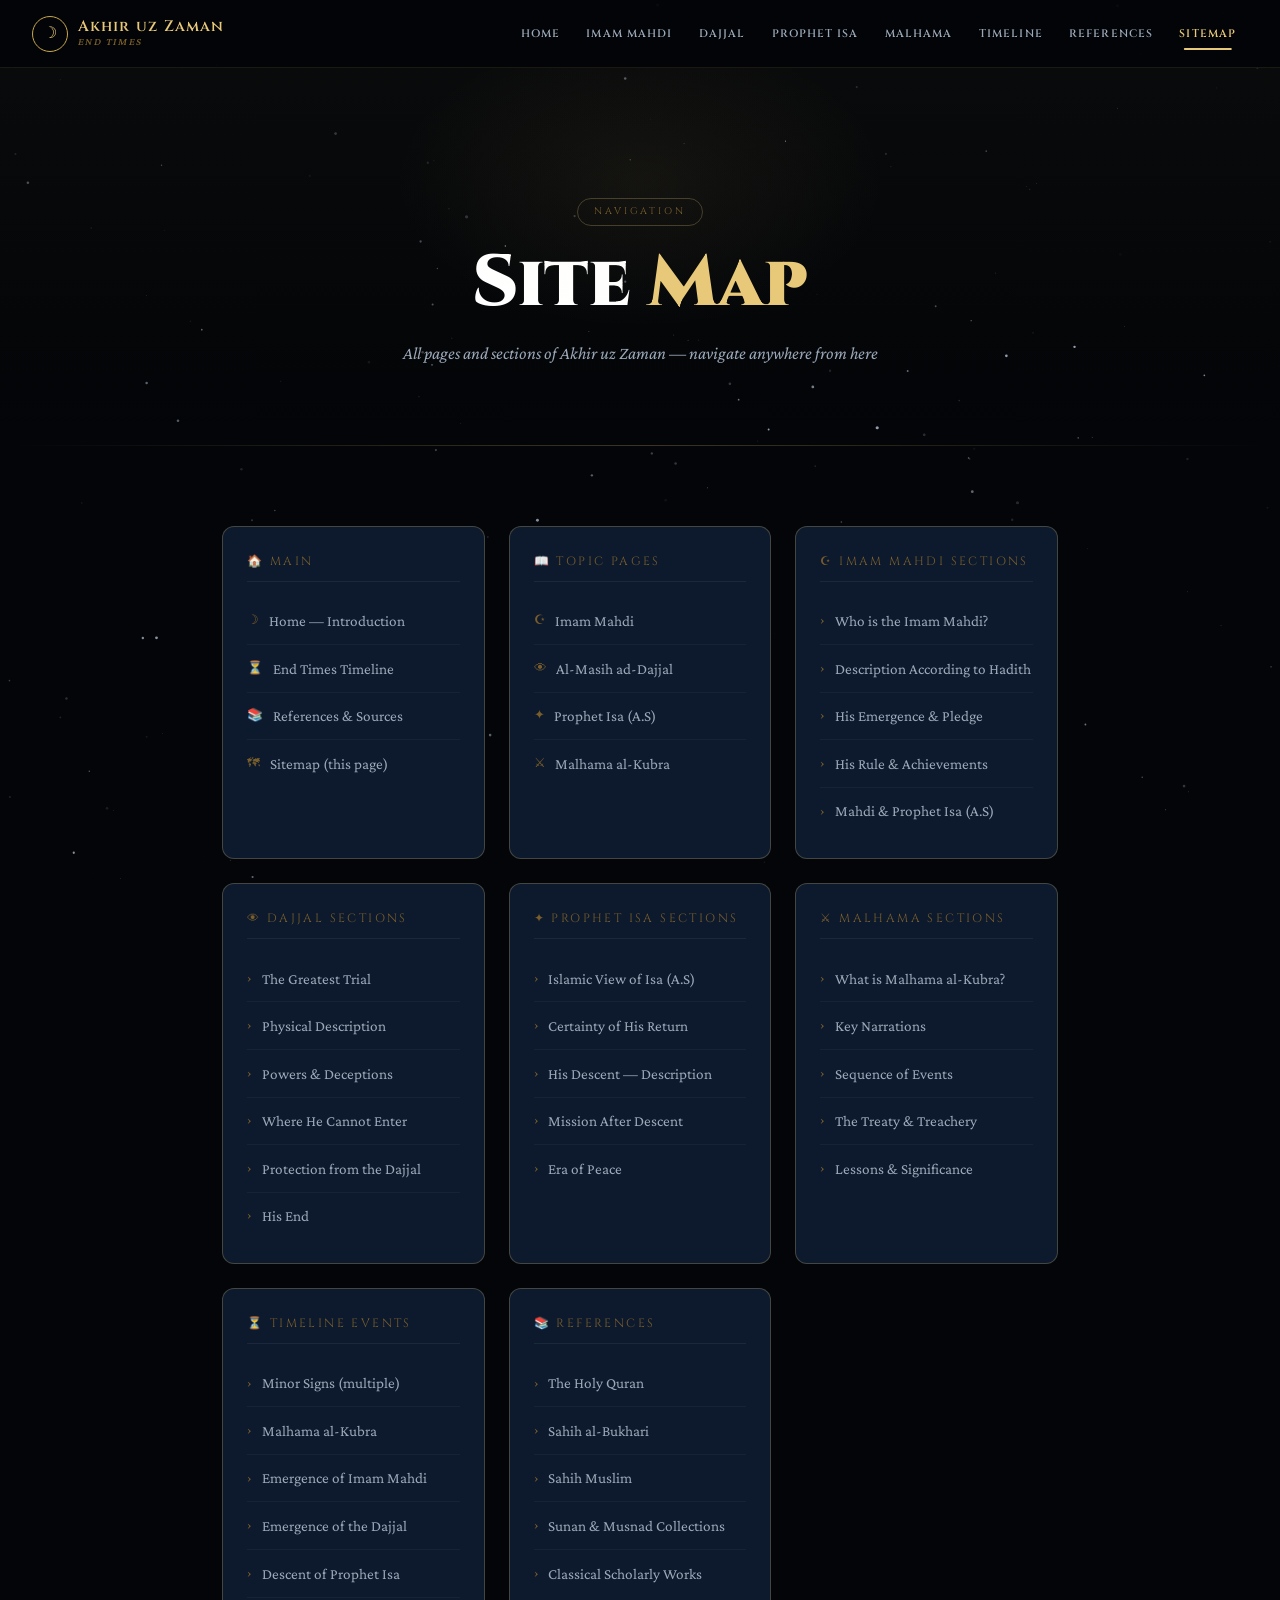
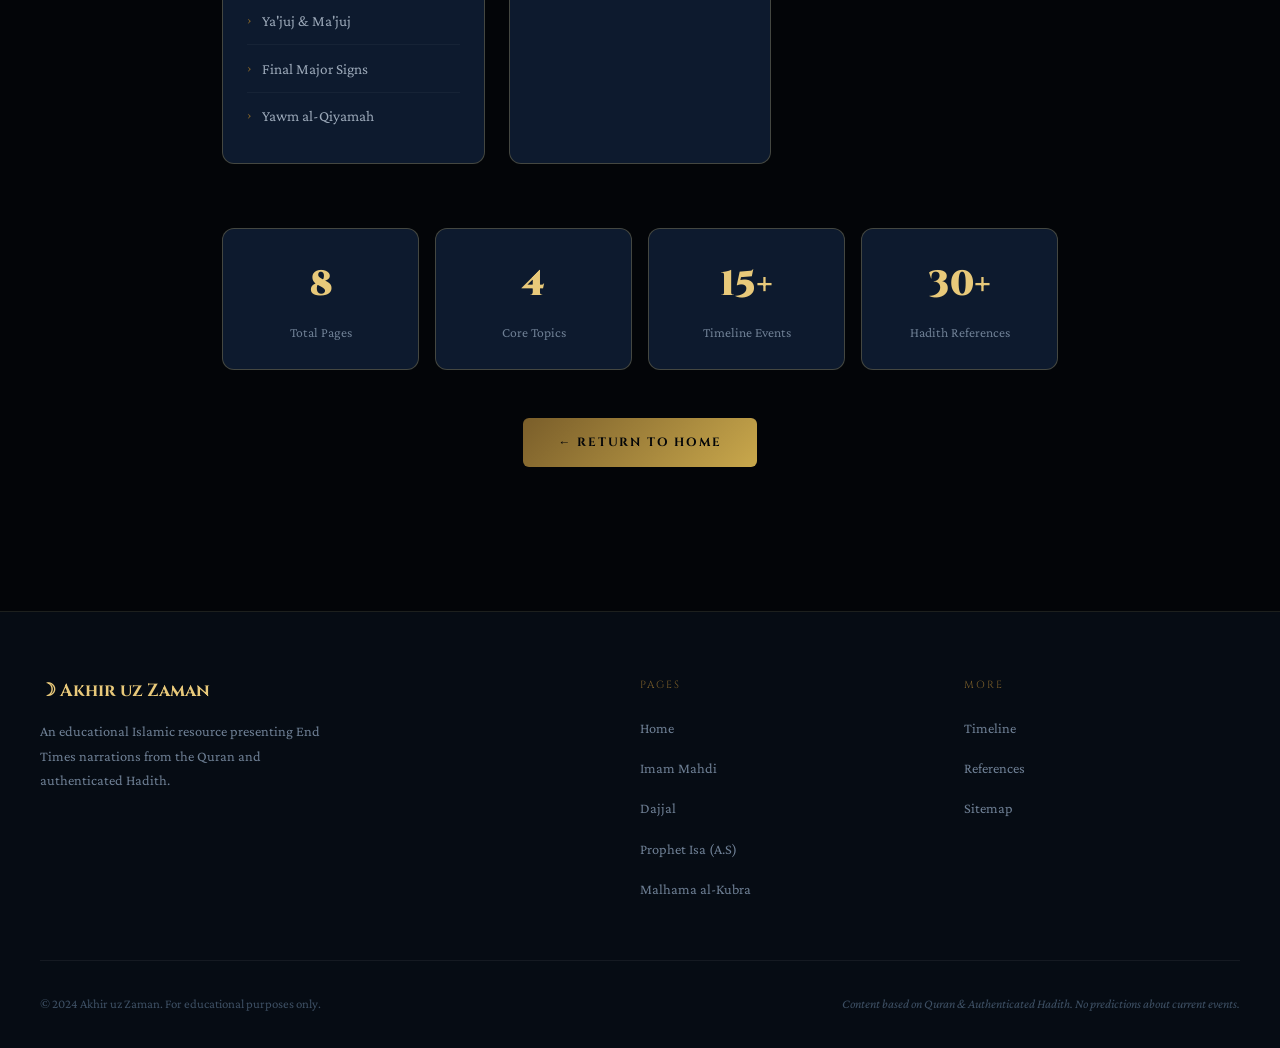
<file: sitemap.html>
<!DOCTYPE html>
<html lang="en">
<head>
  <meta charset="UTF-8" />
  <meta name="viewport" content="width=device-width, initial-scale=1.0" />
  <meta name="description" content="Sitemap for Akhir uz Zaman — navigate all pages covering Islamic End Times topics: Imam Mahdi, Dajjal, Prophet Isa, Malhama, Timeline, and References." />
  <title>Sitemap — Akhir uz Zaman</title>
  <link rel="stylesheet" href="style.css" />
  <link rel="preconnect" href="https://fonts.googleapis.com" />
  <link rel="preconnect" href="https://fonts.gstatic.com" crossorigin />
</head>
<body>

<canvas id="star-canvas" aria-hidden="true"></canvas>

<nav class="navbar" role="navigation" aria-label="Main navigation">
  <a href="index.html" class="nav-logo" aria-label="Akhir uz Zaman Home">
    <div class="nav-logo-icon" aria-hidden="true">☽</div>
    <div class="nav-logo-text">Akhir uz Zaman<span class="nav-logo-sub">End Times</span></div>
  </a>
  <ul class="nav-links" role="list">
    <li><a href="index.html">Home</a></li>
    <li><a href="imam-mahdi.html">Imam Mahdi</a></li>
    <li><a href="dajjal.html">Dajjal</a></li>
    <li><a href="prophet-isa.html">Prophet Isa</a></li>
    <li><a href="malhama.html">Malhama</a></li>
    <li><a href="timeline.html">Timeline</a></li>
    <li><a href="references.html">References</a></li>
    <li><a href="sitemap.html">Sitemap</a></li>
  </ul>
  <button class="nav-toggle" aria-label="Toggle mobile menu" aria-expanded="false">
    <span></span><span></span><span></span>
  </button>
</nav>
<div class="nav-mobile" role="navigation" aria-label="Mobile navigation">
  <a href="index.html">Home</a>
  <a href="imam-mahdi.html">Imam Mahdi</a>
  <a href="dajjal.html">Dajjal</a>
  <a href="prophet-isa.html">Prophet Isa (A.S)</a>
  <a href="malhama.html">Malhama al-Kubra</a>
  <a href="timeline.html">Timeline</a>
  <a href="references.html">References</a>
  <a href="sitemap.html">Sitemap</a>
</div>

<main class="page-wrapper">

  <section class="page-hero" aria-labelledby="page-title">
    <div class="page-hero-glow" aria-hidden="true"></div>
    <div>
      <div class="page-tag">Navigation</div>
      <h1 class="page-title" id="page-title">Site <span class="gold">Map</span></h1>
      <p class="page-subtitle">All pages and sections of Akhir uz Zaman — navigate anywhere from here</p>
    </div>
  </section>

  <section class="sitemap-section" aria-label="Sitemap">

    <div class="sitemap-grid">

      <!-- Main Pages -->
      <div class="sitemap-group reveal">
        <p class="sitemap-group-title">🏠 Main</p>
        <a href="index.html" class="sitemap-link">
          <span class="sitemap-link-icon">☽</span> Home — Introduction
        </a>
        <a href="timeline.html" class="sitemap-link">
          <span class="sitemap-link-icon">⏳</span> End Times Timeline
        </a>
        <a href="references.html" class="sitemap-link">
          <span class="sitemap-link-icon">📚</span> References & Sources
        </a>
        <a href="sitemap.html" class="sitemap-link">
          <span class="sitemap-link-icon">🗺</span> Sitemap (this page)
        </a>
      </div>

      <!-- Topic Pages -->
      <div class="sitemap-group reveal reveal-delay-1">
        <p class="sitemap-group-title">📖 Topic Pages</p>
        <a href="imam-mahdi.html" class="sitemap-link">
          <span class="sitemap-link-icon">☪</span> Imam Mahdi
        </a>
        <a href="dajjal.html" class="sitemap-link">
          <span class="sitemap-link-icon">👁</span> Al-Masih ad-Dajjal
        </a>
        <a href="prophet-isa.html" class="sitemap-link">
          <span class="sitemap-link-icon">✦</span> Prophet Isa (A.S)
        </a>
        <a href="malhama.html" class="sitemap-link">
          <span class="sitemap-link-icon">⚔</span> Malhama al-Kubra
        </a>
      </div>

      <!-- Imam Mahdi Sections -->
      <div class="sitemap-group reveal reveal-delay-2">
        <p class="sitemap-group-title">☪ Imam Mahdi Sections</p>
        <a href="imam-mahdi.html#" class="sitemap-link">
          <span class="sitemap-link-icon">›</span> Who is the Imam Mahdi?
        </a>
        <a href="imam-mahdi.html#" class="sitemap-link">
          <span class="sitemap-link-icon">›</span> Description According to Hadith
        </a>
        <a href="imam-mahdi.html#" class="sitemap-link">
          <span class="sitemap-link-icon">›</span> His Emergence & Pledge
        </a>
        <a href="imam-mahdi.html#" class="sitemap-link">
          <span class="sitemap-link-icon">›</span> His Rule & Achievements
        </a>
        <a href="imam-mahdi.html#" class="sitemap-link">
          <span class="sitemap-link-icon">›</span> Mahdi & Prophet Isa (A.S)
        </a>
      </div>

      <!-- Dajjal Sections -->
      <div class="sitemap-group reveal">
        <p class="sitemap-group-title">👁 Dajjal Sections</p>
        <a href="dajjal.html#" class="sitemap-link">
          <span class="sitemap-link-icon">›</span> The Greatest Trial
        </a>
        <a href="dajjal.html#" class="sitemap-link">
          <span class="sitemap-link-icon">›</span> Physical Description
        </a>
        <a href="dajjal.html#" class="sitemap-link">
          <span class="sitemap-link-icon">›</span> Powers & Deceptions
        </a>
        <a href="dajjal.html#" class="sitemap-link">
          <span class="sitemap-link-icon">›</span> Where He Cannot Enter
        </a>
        <a href="dajjal.html#" class="sitemap-link">
          <span class="sitemap-link-icon">›</span> Protection from the Dajjal
        </a>
        <a href="dajjal.html#" class="sitemap-link">
          <span class="sitemap-link-icon">›</span> His End
        </a>
      </div>

      <!-- Prophet Isa Sections -->
      <div class="sitemap-group reveal reveal-delay-1">
        <p class="sitemap-group-title">✦ Prophet Isa Sections</p>
        <a href="prophet-isa.html#" class="sitemap-link">
          <span class="sitemap-link-icon">›</span> Islamic View of Isa (A.S)
        </a>
        <a href="prophet-isa.html#" class="sitemap-link">
          <span class="sitemap-link-icon">›</span> Certainty of His Return
        </a>
        <a href="prophet-isa.html#" class="sitemap-link">
          <span class="sitemap-link-icon">›</span> His Descent — Description
        </a>
        <a href="prophet-isa.html#" class="sitemap-link">
          <span class="sitemap-link-icon">›</span> Mission After Descent
        </a>
        <a href="prophet-isa.html#" class="sitemap-link">
          <span class="sitemap-link-icon">›</span> Era of Peace
        </a>
      </div>

      <!-- Malhama Sections -->
      <div class="sitemap-group reveal reveal-delay-2">
        <p class="sitemap-group-title">⚔ Malhama Sections</p>
        <a href="malhama.html#" class="sitemap-link">
          <span class="sitemap-link-icon">›</span> What is Malhama al-Kubra?
        </a>
        <a href="malhama.html#" class="sitemap-link">
          <span class="sitemap-link-icon">›</span> Key Narrations
        </a>
        <a href="malhama.html#" class="sitemap-link">
          <span class="sitemap-link-icon">›</span> Sequence of Events
        </a>
        <a href="malhama.html#" class="sitemap-link">
          <span class="sitemap-link-icon">›</span> The Treaty & Treachery
        </a>
        <a href="malhama.html#" class="sitemap-link">
          <span class="sitemap-link-icon">›</span> Lessons & Significance
        </a>
      </div>

      <!-- Timeline Sections -->
      <div class="sitemap-group reveal">
        <p class="sitemap-group-title">⏳ Timeline Events</p>
        <a href="timeline.html#" class="sitemap-link">
          <span class="sitemap-link-icon">›</span> Minor Signs (multiple)
        </a>
        <a href="timeline.html#" class="sitemap-link">
          <span class="sitemap-link-icon">›</span> Malhama al-Kubra
        </a>
        <a href="timeline.html#" class="sitemap-link">
          <span class="sitemap-link-icon">›</span> Emergence of Imam Mahdi
        </a>
        <a href="timeline.html#" class="sitemap-link">
          <span class="sitemap-link-icon">›</span> Emergence of the Dajjal
        </a>
        <a href="timeline.html#" class="sitemap-link">
          <span class="sitemap-link-icon">›</span> Descent of Prophet Isa
        </a>
        <a href="timeline.html#" class="sitemap-link">
          <span class="sitemap-link-icon">›</span> Ya'juj & Ma'juj
        </a>
        <a href="timeline.html#" class="sitemap-link">
          <span class="sitemap-link-icon">›</span> Final Major Signs
        </a>
        <a href="timeline.html#" class="sitemap-link">
          <span class="sitemap-link-icon">›</span> Yawm al-Qiyamah
        </a>
      </div>

      <!-- References Sections -->
      <div class="sitemap-group reveal reveal-delay-1">
        <p class="sitemap-group-title">📚 References</p>
        <a href="references.html#" class="sitemap-link">
          <span class="sitemap-link-icon">›</span> The Holy Quran
        </a>
        <a href="references.html#" class="sitemap-link">
          <span class="sitemap-link-icon">›</span> Sahih al-Bukhari
        </a>
        <a href="references.html#" class="sitemap-link">
          <span class="sitemap-link-icon">›</span> Sahih Muslim
        </a>
        <a href="references.html#" class="sitemap-link">
          <span class="sitemap-link-icon">›</span> Sunan & Musnad Collections
        </a>
        <a href="references.html#" class="sitemap-link">
          <span class="sitemap-link-icon">›</span> Classical Scholarly Works
        </a>
      </div>

    </div>

    <!-- Quick Stats -->
    <div style="margin-top: 4rem; display: grid; grid-template-columns: repeat(auto-fit, minmax(160px, 1fr)); gap: 1rem; text-align: center;" class="reveal">

      <div style="background: var(--bg-card); border: 1px solid var(--gold-border); border-radius: var(--radius-md); padding: 1.5rem;">
        <div style="font-family: var(--font-display); font-size: 2.2rem; font-weight: 900; color: var(--gold-bright);">8</div>
        <div style="font-size: 0.85rem; color: var(--text-muted); margin-top: 0.25rem;">Total Pages</div>
      </div>

      <div style="background: var(--bg-card); border: 1px solid var(--gold-border); border-radius: var(--radius-md); padding: 1.5rem;">
        <div style="font-family: var(--font-display); font-size: 2.2rem; font-weight: 900; color: var(--gold-bright);">4</div>
        <div style="font-size: 0.85rem; color: var(--text-muted); margin-top: 0.25rem;">Core Topics</div>
      </div>

      <div style="background: var(--bg-card); border: 1px solid var(--gold-border); border-radius: var(--radius-md); padding: 1.5rem;">
        <div style="font-family: var(--font-display); font-size: 2.2rem; font-weight: 900; color: var(--gold-bright);">15+</div>
        <div style="font-size: 0.85rem; color: var(--text-muted); margin-top: 0.25rem;">Timeline Events</div>
      </div>

      <div style="background: var(--bg-card); border: 1px solid var(--gold-border); border-radius: var(--radius-md); padding: 1.5rem;">
        <div style="font-family: var(--font-display); font-size: 2.2rem; font-weight: 900; color: var(--gold-bright);">30+</div>
        <div style="font-size: 0.85rem; color: var(--text-muted); margin-top: 0.25rem;">Hadith References</div>
      </div>

    </div>

    <div style="text-align: center; margin-top: 3rem;" class="reveal">
      <a href="index.html" class="btn-primary"><span>← Return to Home</span></a>
    </div>

  </section>

</main>

<footer role="contentinfo">
  <div class="footer-inner">
    <div class="footer-top">
      <div>
        <p class="footer-brand-name">☽ Akhir uz Zaman</p>
        <p class="footer-brand-desc">An educational Islamic resource presenting End Times narrations from the Quran and authenticated Hadith.</p>
      </div>
      <div>
        <p class="footer-col-title">Pages</p>
        <ul class="footer-links">
          <li><a href="index.html">Home</a></li>
          <li><a href="imam-mahdi.html">Imam Mahdi</a></li>
          <li><a href="dajjal.html">Dajjal</a></li>
          <li><a href="prophet-isa.html">Prophet Isa (A.S)</a></li>
          <li><a href="malhama.html">Malhama al-Kubra</a></li>
        </ul>
      </div>
      <div>
        <p class="footer-col-title">More</p>
        <ul class="footer-links">
          <li><a href="timeline.html">Timeline</a></li>
          <li><a href="references.html">References</a></li>
          <li><a href="sitemap.html">Sitemap</a></li>
        </ul>
      </div>
    </div>
    <div class="footer-bottom">
      <p class="footer-copy">© 2024 Akhir uz Zaman. For educational purposes only.</p>
      <p class="footer-disclaimer">Content based on Quran & Authenticated Hadith. No predictions about current events.</p>
    </div>
  </div>
</footer>

<button id="back-to-top" aria-label="Back to top">↑</button>
<script src="script.js"></script>
</body>
</html>
</file>
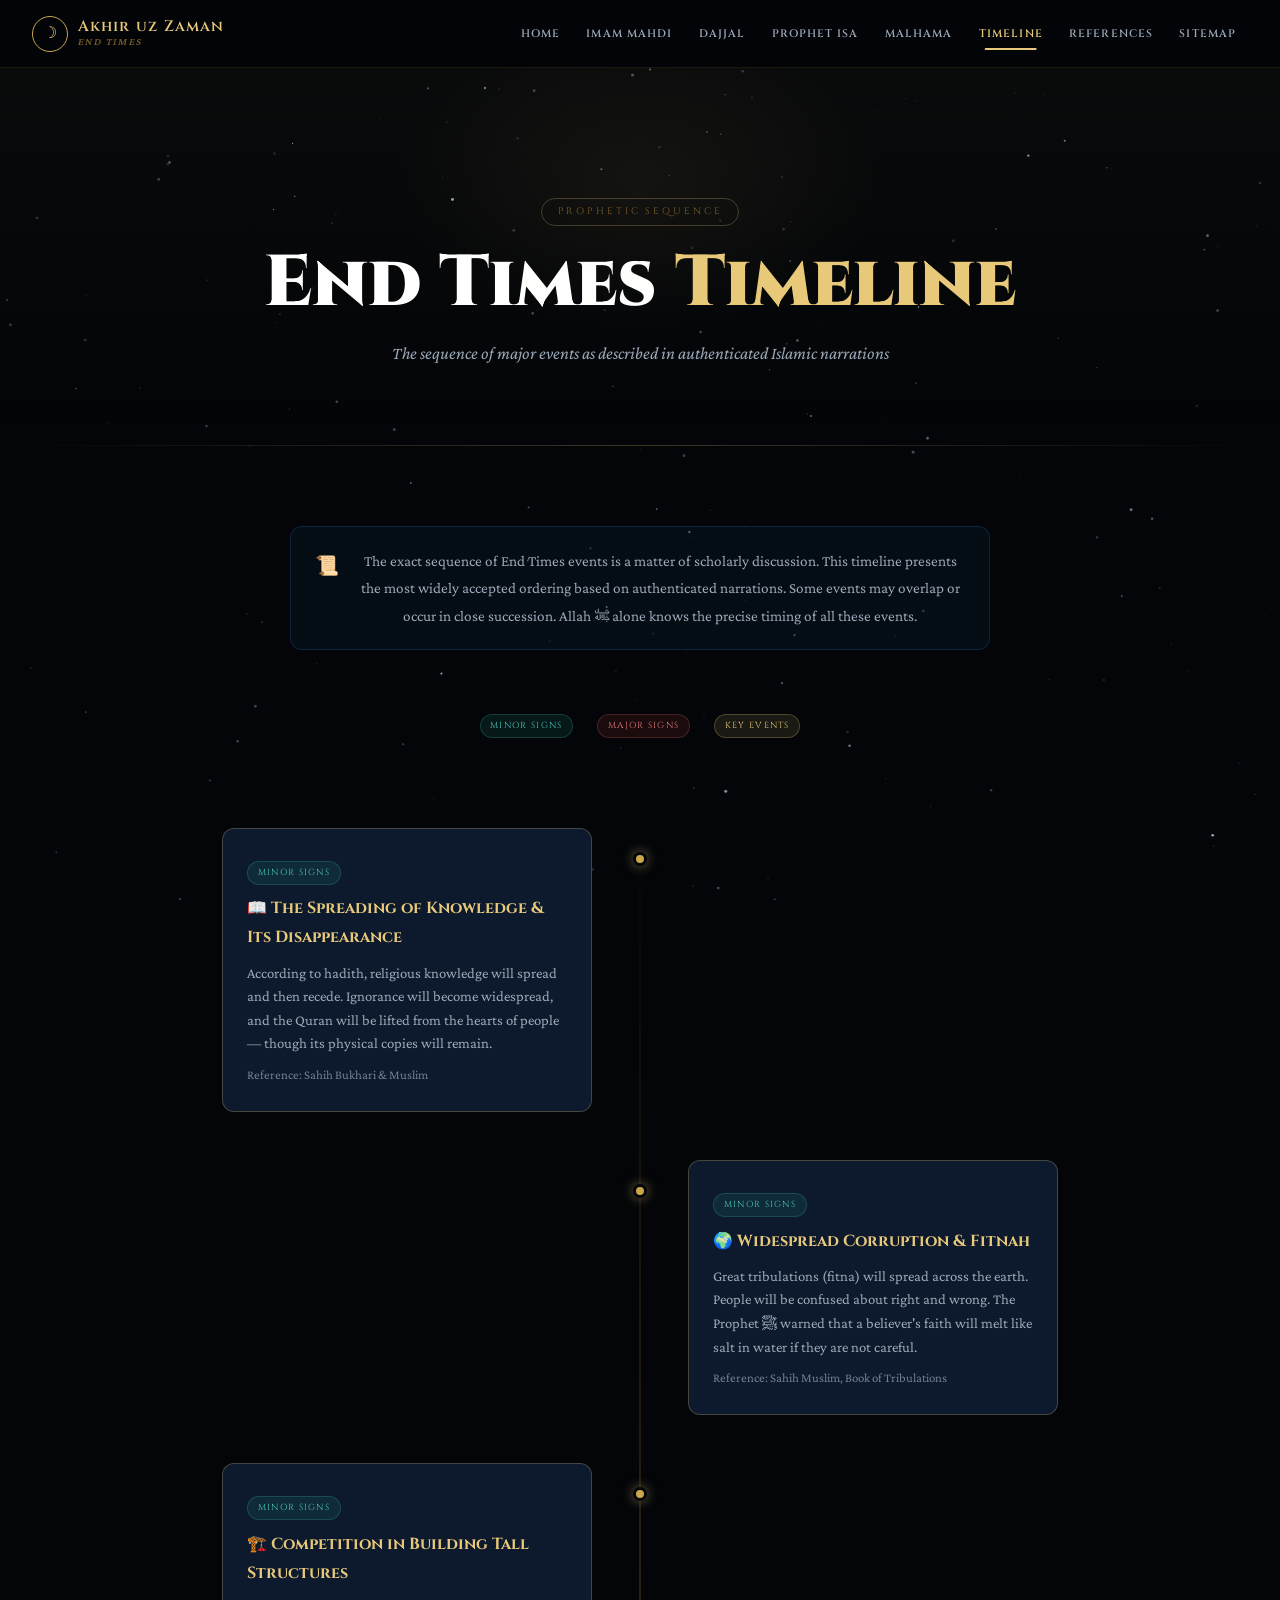
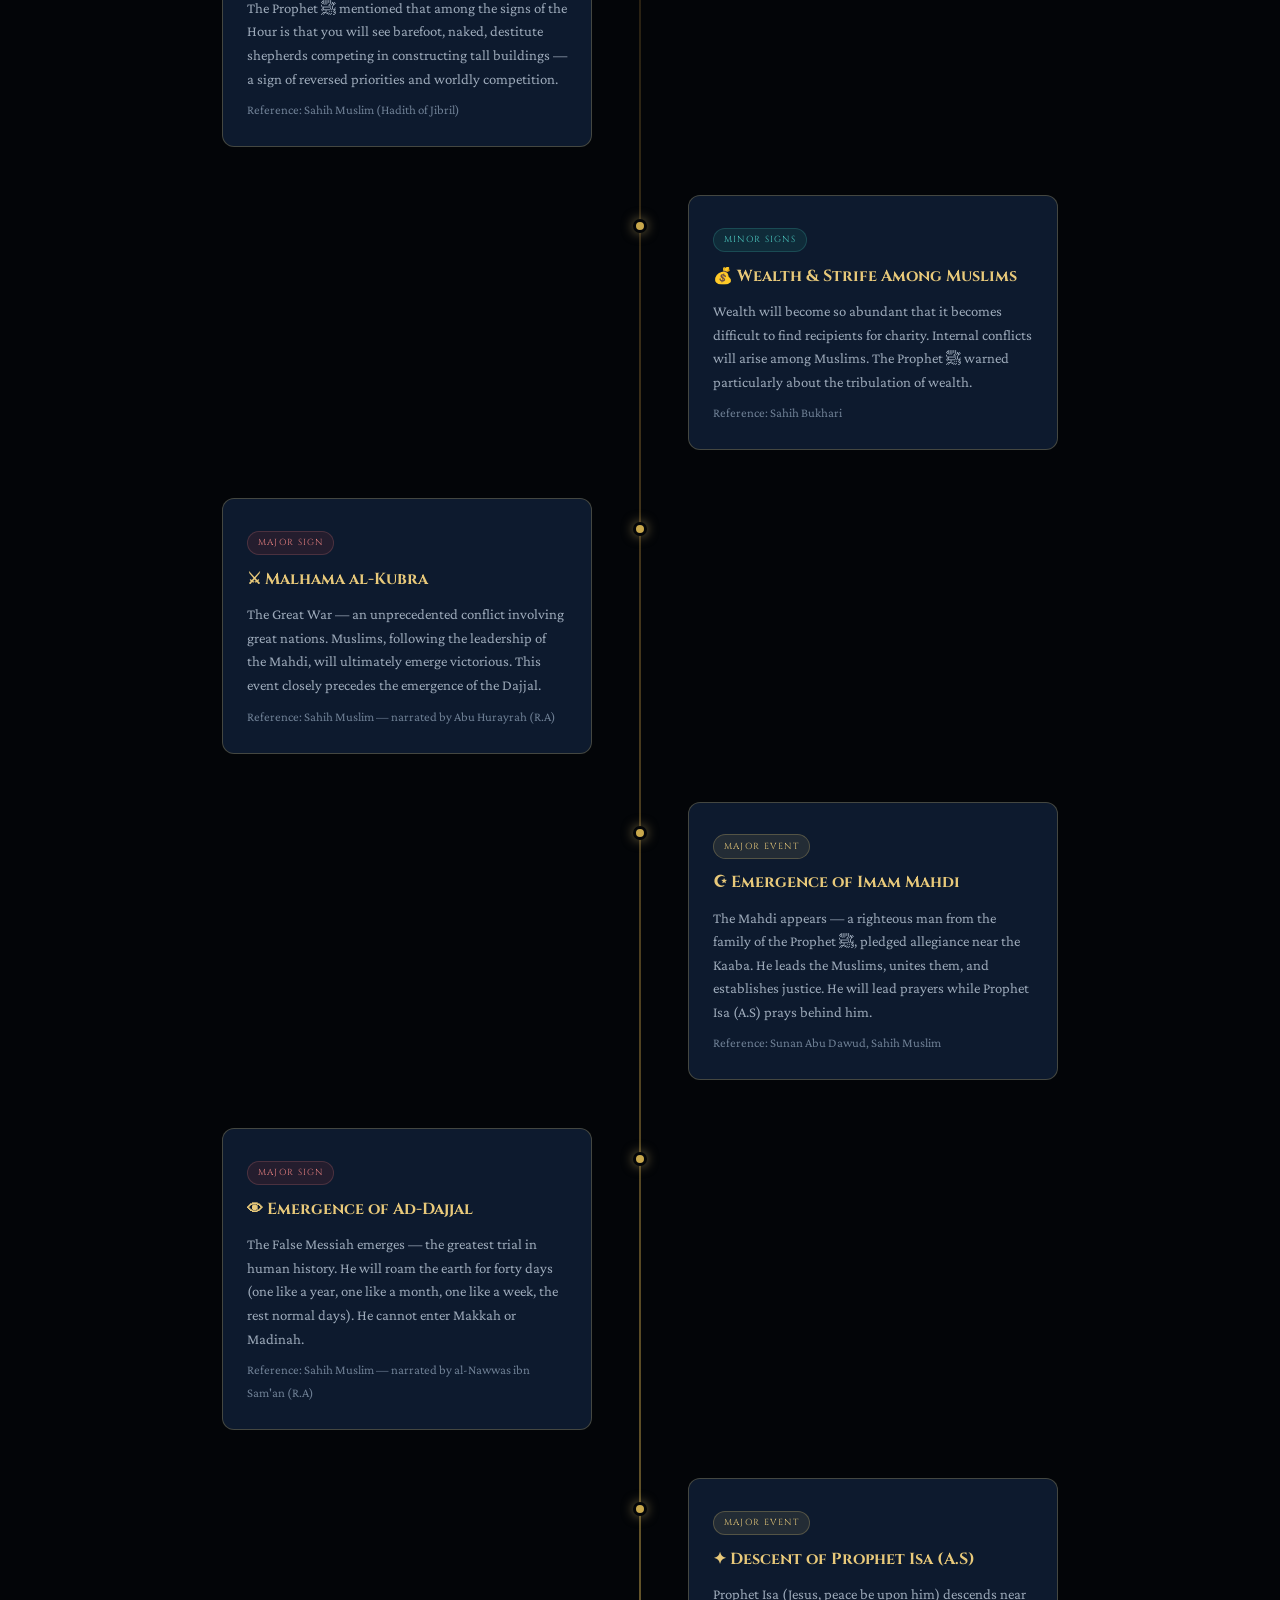
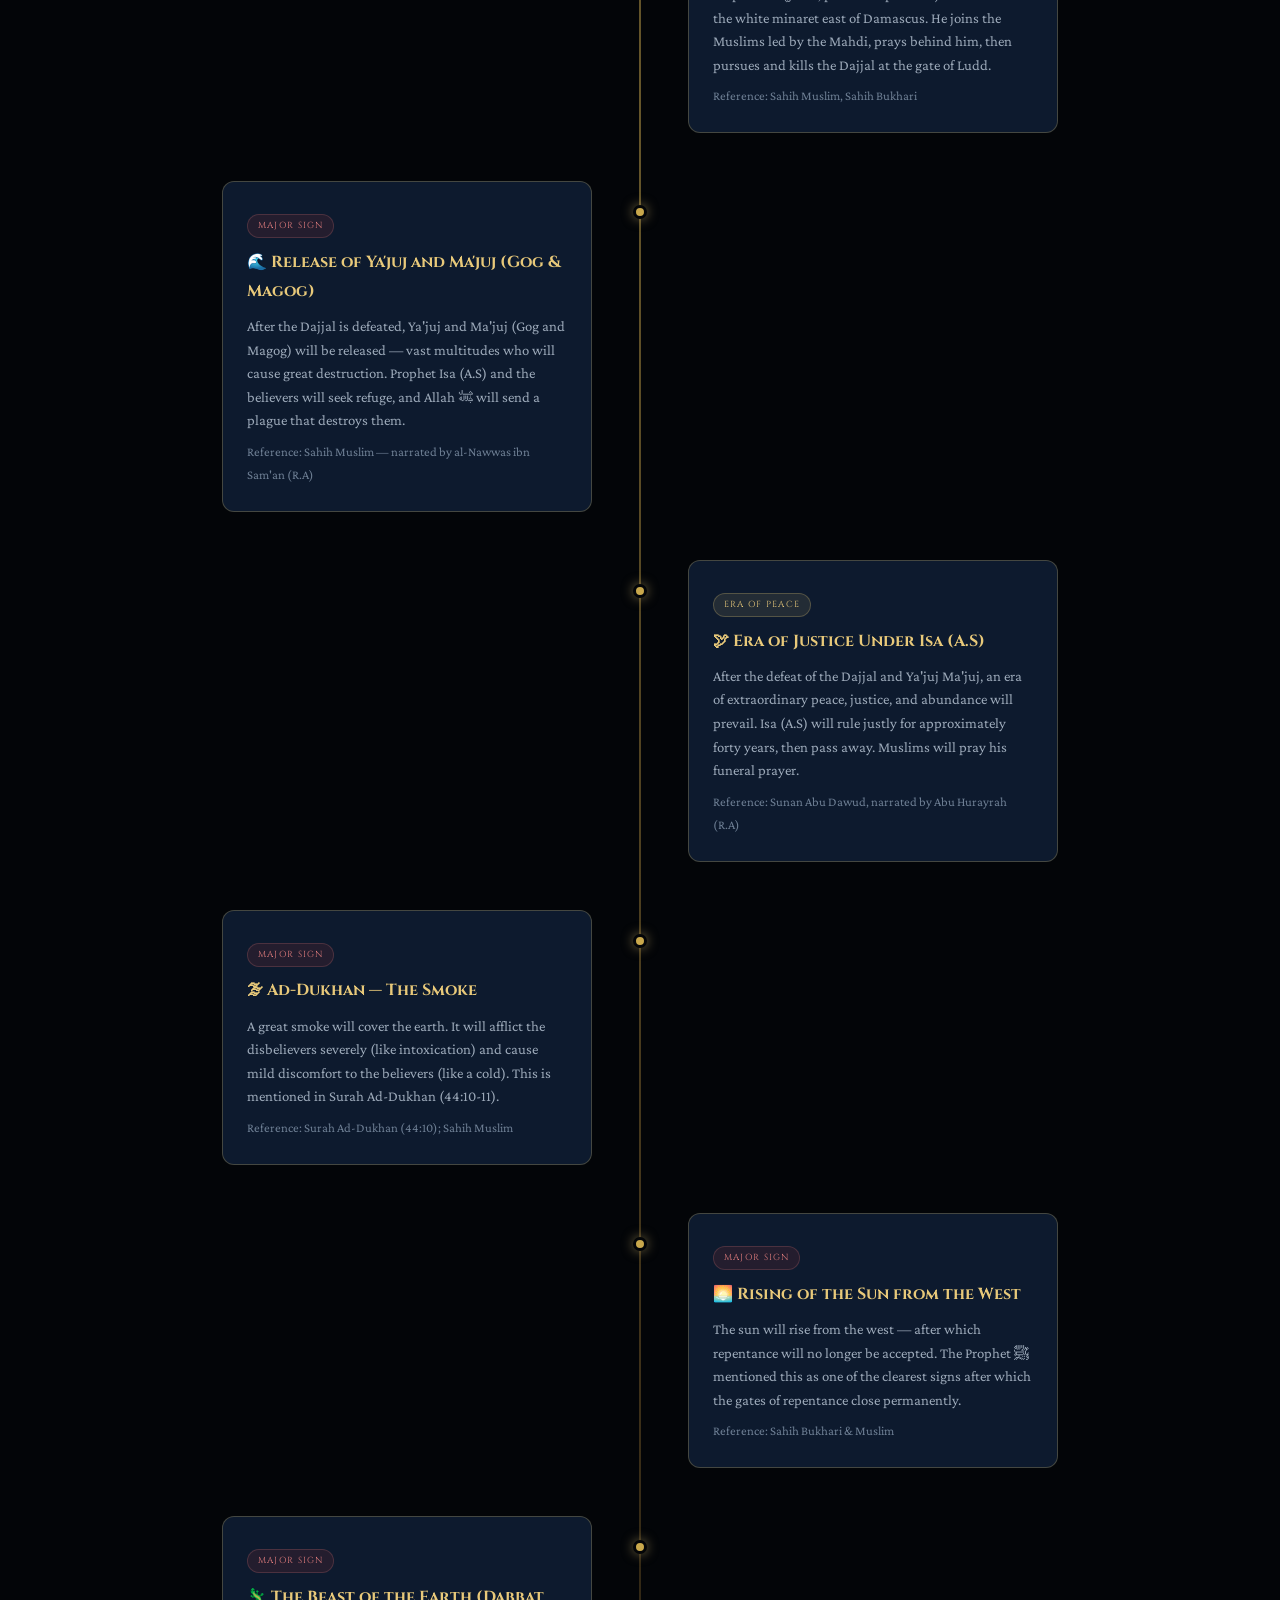
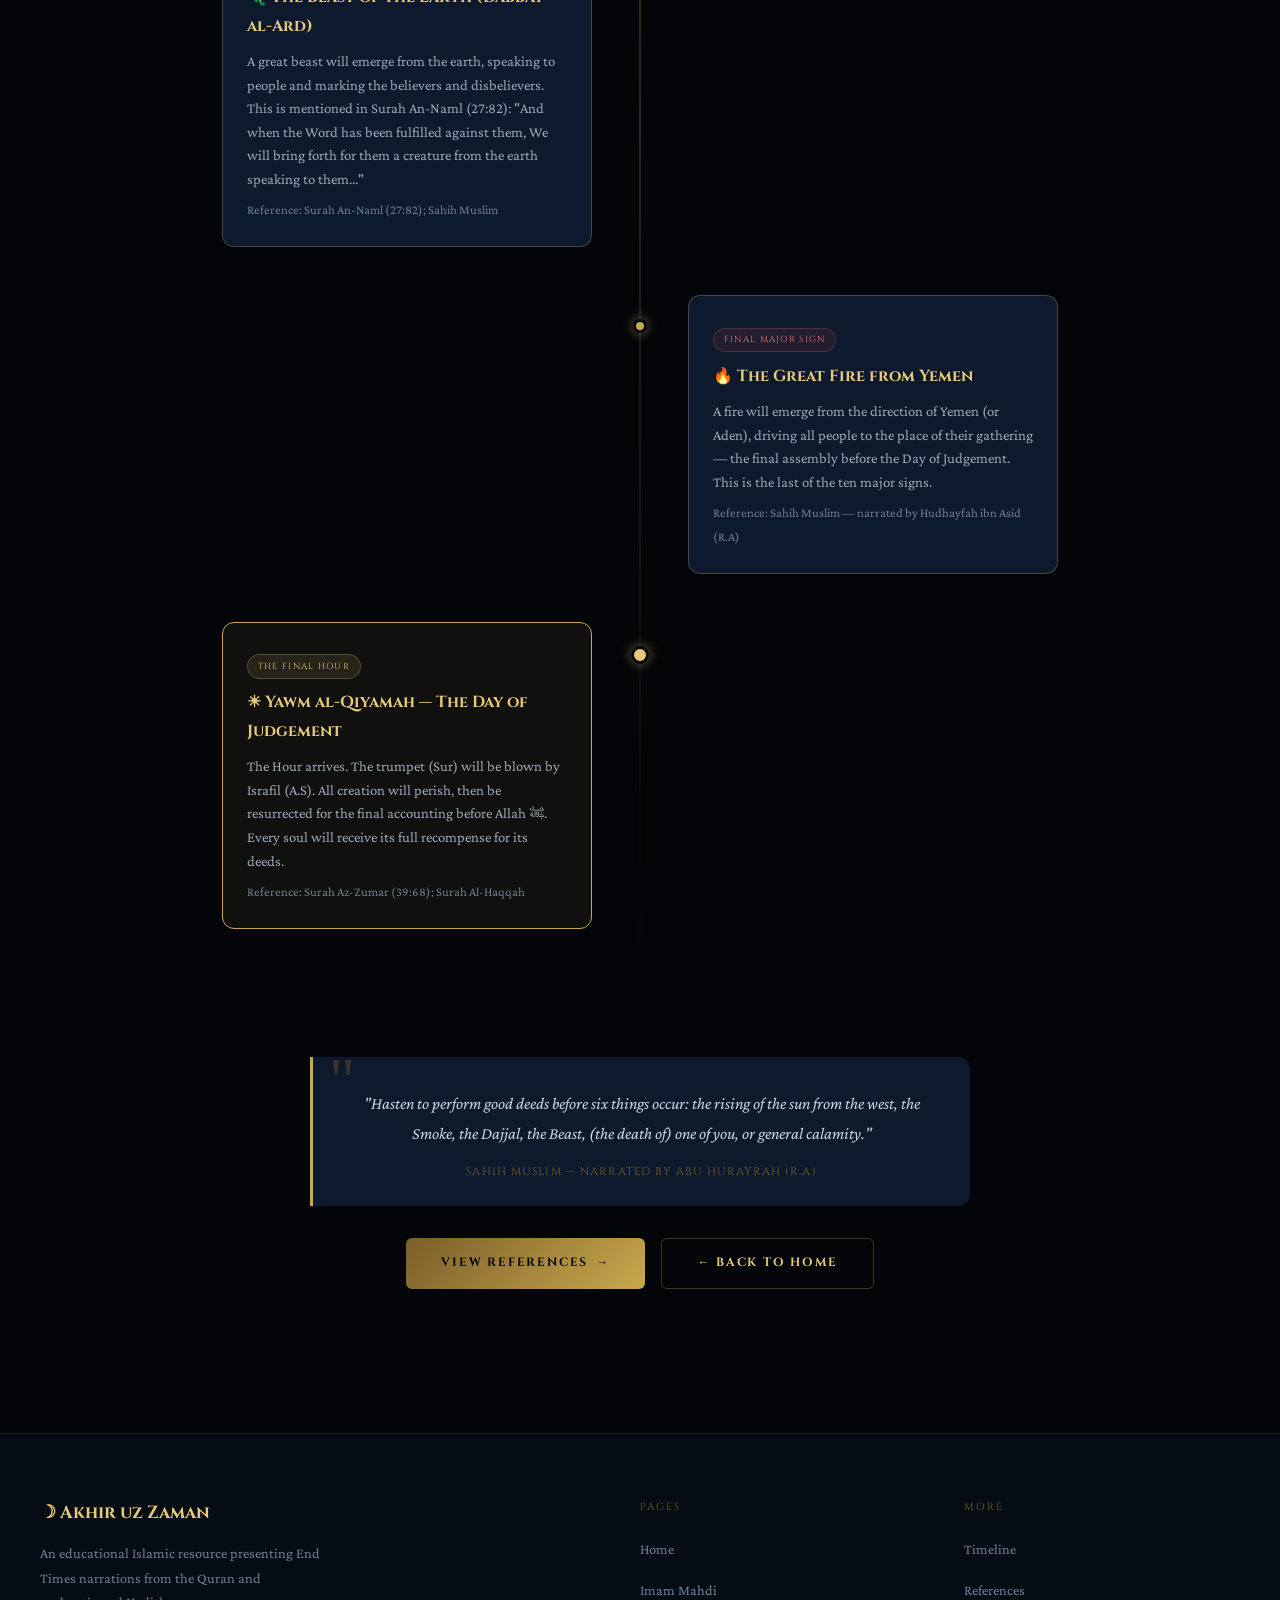
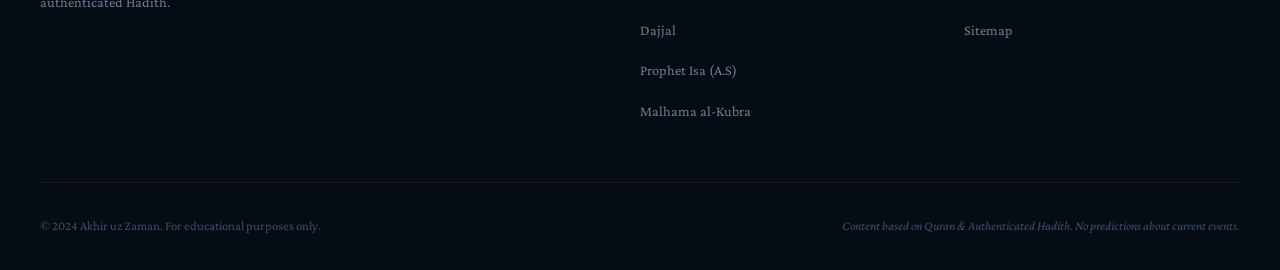
<file: timeline.html>
<!DOCTYPE html>
<html lang="en">
<head>
  <meta charset="UTF-8" />
  <meta name="viewport" content="width=device-width, initial-scale=1.0" />
  <meta name="description" content="A visual Islamic End Times timeline — from minor signs to major signs, Imam Mahdi, Dajjal, Prophet Isa (A.S), and the final events before the Day of Judgement." />
  <title>End Times Timeline — Akhir uz Zaman</title>
  <link rel="stylesheet" href="style.css" />
  <link rel="preconnect" href="https://fonts.googleapis.com" />
  <link rel="preconnect" href="https://fonts.gstatic.com" crossorigin />
</head>
<body>

<canvas id="star-canvas" aria-hidden="true"></canvas>

<nav class="navbar" role="navigation" aria-label="Main navigation">
  <a href="index.html" class="nav-logo" aria-label="Akhir uz Zaman Home">
    <div class="nav-logo-icon" aria-hidden="true">☽</div>
    <div class="nav-logo-text">Akhir uz Zaman<span class="nav-logo-sub">End Times</span></div>
  </a>
  <ul class="nav-links" role="list">
    <li><a href="index.html">Home</a></li>
    <li><a href="imam-mahdi.html">Imam Mahdi</a></li>
    <li><a href="dajjal.html">Dajjal</a></li>
    <li><a href="prophet-isa.html">Prophet Isa</a></li>
    <li><a href="malhama.html">Malhama</a></li>
    <li><a href="timeline.html">Timeline</a></li>
    <li><a href="references.html">References</a></li>
    <li><a href="sitemap.html">Sitemap</a></li>
  </ul>
  <button class="nav-toggle" aria-label="Toggle mobile menu" aria-expanded="false">
    <span></span><span></span><span></span>
  </button>
</nav>
<div class="nav-mobile" role="navigation" aria-label="Mobile navigation">
  <a href="index.html">Home</a>
  <a href="imam-mahdi.html">Imam Mahdi</a>
  <a href="dajjal.html">Dajjal</a>
  <a href="prophet-isa.html">Prophet Isa (A.S)</a>
  <a href="malhama.html">Malhama al-Kubra</a>
  <a href="timeline.html">Timeline</a>
  <a href="references.html">References</a>
  <a href="sitemap.html">Sitemap</a>
</div>

<main class="page-wrapper">

  <section class="page-hero" aria-labelledby="page-title">
    <div class="page-hero-glow" aria-hidden="true"></div>
    <div>
      <div class="page-tag">Prophetic Sequence</div>
      <h1 class="page-title" id="page-title">End Times <span class="gold">Timeline</span></h1>
      <p class="page-subtitle">The sequence of major events as described in authenticated Islamic narrations</p>
    </div>
  </section>

  <section class="timeline-section" aria-label="End Times Timeline">

    <div class="timeline-intro reveal">
      <div class="info-box" style="max-width: 700px; margin: 0 auto 3rem;">
        <span class="info-box-icon">📜</span>
        <p class="info-box-text">
          The exact sequence of End Times events is a matter of scholarly discussion. This timeline presents the most widely accepted ordering based on authenticated narrations. Some events may overlap or occur in close succession. Allah ﷻ alone knows the precise timing of all these events.
        </p>
      </div>
    </div>

    <!-- Legend -->
    <div style="display: flex; gap: 1.5rem; justify-content: center; flex-wrap: wrap; margin-bottom: 3rem;" class="reveal">
      <span class="timeline-badge badge-minor">Minor Signs</span>
      <span class="timeline-badge badge-major">Major Signs</span>
      <span class="timeline-badge badge-event">Key Events</span>
    </div>

    <div class="timeline" role="list" aria-label="End Times events list">

      <!-- 1: Minor Signs -->
      <div class="timeline-item reveal" role="listitem">
        <div class="timeline-card">
          <span class="timeline-badge badge-minor">Minor Signs</span>
          <h2 class="timeline-title">📖 The Spreading of Knowledge & Its Disappearance</h2>
          <p class="timeline-desc">According to hadith, religious knowledge will spread and then recede. Ignorance will become widespread, and the Quran will be lifted from the hearts of people — though its physical copies will remain.</p>
          <p style="font-size:0.8rem; color: var(--text-muted); margin-top:0.5rem;">Reference: Sahih Bukhari & Muslim</p>
        </div>
        <div class="timeline-dot" aria-hidden="true"></div>
      </div>

      <!-- 2 -->
      <div class="timeline-item reveal" role="listitem">
        <div class="timeline-card">
          <span class="timeline-badge badge-minor">Minor Signs</span>
          <h2 class="timeline-title">🌍 Widespread Corruption & Fitnah</h2>
          <p class="timeline-desc">Great tribulations (fitna) will spread across the earth. People will be confused about right and wrong. The Prophet ﷺ warned that a believer's faith will melt like salt in water if they are not careful.</p>
          <p style="font-size:0.8rem; color: var(--text-muted); margin-top:0.5rem;">Reference: Sahih Muslim, Book of Tribulations</p>
        </div>
        <div class="timeline-dot" aria-hidden="true"></div>
      </div>

      <!-- 3 -->
      <div class="timeline-item reveal" role="listitem">
        <div class="timeline-card">
          <span class="timeline-badge badge-minor">Minor Signs</span>
          <h2 class="timeline-title">🏗️ Competition in Building Tall Structures</h2>
          <p class="timeline-desc">The Prophet ﷺ mentioned that among the signs of the Hour is that you will see barefoot, naked, destitute shepherds competing in constructing tall buildings — a sign of reversed priorities and worldly competition.</p>
          <p style="font-size:0.8rem; color: var(--text-muted); margin-top:0.5rem;">Reference: Sahih Muslim (Hadith of Jibril)</p>
        </div>
        <div class="timeline-dot" aria-hidden="true"></div>
      </div>

      <!-- 4 -->
      <div class="timeline-item reveal" role="listitem">
        <div class="timeline-card">
          <span class="timeline-badge badge-minor">Minor Signs</span>
          <h2 class="timeline-title">💰 Wealth & Strife Among Muslims</h2>
          <p class="timeline-desc">Wealth will become so abundant that it becomes difficult to find recipients for charity. Internal conflicts will arise among Muslims. The Prophet ﷺ warned particularly about the tribulation of wealth.</p>
          <p style="font-size:0.8rem; color: var(--text-muted); margin-top:0.5rem;">Reference: Sahih Bukhari</p>
        </div>
        <div class="timeline-dot" aria-hidden="true"></div>
      </div>

      <!-- 5: Malhama -->
      <div class="timeline-item reveal" role="listitem">
        <div class="timeline-card">
          <span class="timeline-badge badge-major">Major Sign</span>
          <h2 class="timeline-title"><a href="malhama.html" style="color:inherit; text-decoration:none;">⚔ Malhama al-Kubra</a></h2>
          <p class="timeline-desc">The Great War — an unprecedented conflict involving great nations. Muslims, following the leadership of the Mahdi, will ultimately emerge victorious. This event closely precedes the emergence of the Dajjal.</p>
          <p style="font-size:0.8rem; color: var(--text-muted); margin-top:0.5rem;">Reference: Sahih Muslim — narrated by Abu Hurayrah (R.A)</p>
        </div>
        <div class="timeline-dot" aria-hidden="true"></div>
      </div>

      <!-- 6: Imam Mahdi -->
      <div class="timeline-item reveal" role="listitem">
        <div class="timeline-card">
          <span class="timeline-badge badge-event">Major Event</span>
          <h2 class="timeline-title"><a href="imam-mahdi.html" style="color:inherit; text-decoration:none;">☪ Emergence of Imam Mahdi</a></h2>
          <p class="timeline-desc">The Mahdi appears — a righteous man from the family of the Prophet ﷺ, pledged allegiance near the Kaaba. He leads the Muslims, unites them, and establishes justice. He will lead prayers while Prophet Isa (A.S) prays behind him.</p>
          <p style="font-size:0.8rem; color: var(--text-muted); margin-top:0.5rem;">Reference: Sunan Abu Dawud, Sahih Muslim</p>
        </div>
        <div class="timeline-dot" aria-hidden="true"></div>
      </div>

      <!-- 7: Dajjal -->
      <div class="timeline-item reveal" role="listitem">
        <div class="timeline-card">
          <span class="timeline-badge badge-major">Major Sign</span>
          <h2 class="timeline-title"><a href="dajjal.html" style="color:inherit; text-decoration:none;">👁 Emergence of Ad-Dajjal</a></h2>
          <p class="timeline-desc">The False Messiah emerges — the greatest trial in human history. He will roam the earth for forty days (one like a year, one like a month, one like a week, the rest normal days). He cannot enter Makkah or Madinah.</p>
          <p style="font-size:0.8rem; color: var(--text-muted); margin-top:0.5rem;">Reference: Sahih Muslim — narrated by al-Nawwas ibn Sam'an (R.A)</p>
        </div>
        <div class="timeline-dot" aria-hidden="true"></div>
      </div>

      <!-- 8: Descent of Isa -->
      <div class="timeline-item reveal" role="listitem">
        <div class="timeline-card">
          <span class="timeline-badge badge-event">Major Event</span>
          <h2 class="timeline-title"><a href="prophet-isa.html" style="color:inherit; text-decoration:none;">✦ Descent of Prophet Isa (A.S)</a></h2>
          <p class="timeline-desc">Prophet Isa (Jesus, peace be upon him) descends near the white minaret east of Damascus. He joins the Muslims led by the Mahdi, prays behind him, then pursues and kills the Dajjal at the gate of Ludd.</p>
          <p style="font-size:0.8rem; color: var(--text-muted); margin-top:0.5rem;">Reference: Sahih Muslim, Sahih Bukhari</p>
        </div>
        <div class="timeline-dot" aria-hidden="true"></div>
      </div>

      <!-- 9: Yajuj Majuj -->
      <div class="timeline-item reveal" role="listitem">
        <div class="timeline-card">
          <span class="timeline-badge badge-major">Major Sign</span>
          <h2 class="timeline-title">🌊 Release of Ya'juj and Ma'juj (Gog & Magog)</h2>
          <p class="timeline-desc">After the Dajjal is defeated, Ya'juj and Ma'juj (Gog and Magog) will be released — vast multitudes who will cause great destruction. Prophet Isa (A.S) and the believers will seek refuge, and Allah ﷻ will send a plague that destroys them.</p>
          <p style="font-size:0.8rem; color: var(--text-muted); margin-top:0.5rem;">Reference: Sahih Muslim — narrated by al-Nawwas ibn Sam'an (R.A)</p>
        </div>
        <div class="timeline-dot" aria-hidden="true"></div>
      </div>

      <!-- 10: Era of Peace -->
      <div class="timeline-item reveal" role="listitem">
        <div class="timeline-card">
          <span class="timeline-badge badge-event">Era of Peace</span>
          <h2 class="timeline-title">🕊 Era of Justice Under Isa (A.S)</h2>
          <p class="timeline-desc">After the defeat of the Dajjal and Ya'juj Ma'juj, an era of extraordinary peace, justice, and abundance will prevail. Isa (A.S) will rule justly for approximately forty years, then pass away. Muslims will pray his funeral prayer.</p>
          <p style="font-size:0.8rem; color: var(--text-muted); margin-top:0.5rem;">Reference: Sunan Abu Dawud, narrated by Abu Hurayrah (R.A)</p>
        </div>
        <div class="timeline-dot" aria-hidden="true"></div>
      </div>

      <!-- 11: Smoke -->
      <div class="timeline-item reveal" role="listitem">
        <div class="timeline-card">
          <span class="timeline-badge badge-major">Major Sign</span>
          <h2 class="timeline-title">🌫 Ad-Dukhan — The Smoke</h2>
          <p class="timeline-desc">A great smoke will cover the earth. It will afflict the disbelievers severely (like intoxication) and cause mild discomfort to the believers (like a cold). This is mentioned in Surah Ad-Dukhan (44:10-11).</p>
          <p style="font-size:0.8rem; color: var(--text-muted); margin-top:0.5rem;">Reference: Surah Ad-Dukhan (44:10); Sahih Muslim</p>
        </div>
        <div class="timeline-dot" aria-hidden="true"></div>
      </div>

      <!-- 12: Sun Rises from West -->
      <div class="timeline-item reveal" role="listitem">
        <div class="timeline-card">
          <span class="timeline-badge badge-major">Major Sign</span>
          <h2 class="timeline-title">🌅 Rising of the Sun from the West</h2>
          <p class="timeline-desc">The sun will rise from the west — after which repentance will no longer be accepted. The Prophet ﷺ mentioned this as one of the clearest signs after which the gates of repentance close permanently.</p>
          <p style="font-size:0.8rem; color: var(--text-muted); margin-top:0.5rem;">Reference: Sahih Bukhari & Muslim</p>
        </div>
        <div class="timeline-dot" aria-hidden="true"></div>
      </div>

      <!-- 13: Dabba -->
      <div class="timeline-item reveal" role="listitem">
        <div class="timeline-card">
          <span class="timeline-badge badge-major">Major Sign</span>
          <h2 class="timeline-title">🦎 The Beast of the Earth (Dabbat al-Ard)</h2>
          <p class="timeline-desc">A great beast will emerge from the earth, speaking to people and marking the believers and disbelievers. This is mentioned in Surah An-Naml (27:82): "And when the Word has been fulfilled against them, We will bring forth for them a creature from the earth speaking to them…"</p>
          <p style="font-size:0.8rem; color: var(--text-muted); margin-top:0.5rem;">Reference: Surah An-Naml (27:82); Sahih Muslim</p>
        </div>
        <div class="timeline-dot" aria-hidden="true"></div>
      </div>

      <!-- 14: Fire -->
      <div class="timeline-item reveal" role="listitem">
        <div class="timeline-card">
          <span class="timeline-badge badge-major">Final Major Sign</span>
          <h2 class="timeline-title">🔥 The Great Fire from Yemen</h2>
          <p class="timeline-desc">A fire will emerge from the direction of Yemen (or Aden), driving all people to the place of their gathering — the final assembly before the Day of Judgement. This is the last of the ten major signs.</p>
          <p style="font-size:0.8rem; color: var(--text-muted); margin-top:0.5rem;">Reference: Sahih Muslim — narrated by Hudhayfah ibn Asid (R.A)</p>
        </div>
        <div class="timeline-dot" aria-hidden="true"></div>
      </div>

      <!-- 15: Yawm al-Qiyamah -->
      <div class="timeline-item reveal" role="listitem">
        <div class="timeline-card" style="border-color: var(--gold-mid); background: rgba(232, 201, 122, 0.06);">
          <span class="timeline-badge badge-event">The Final Hour</span>
          <h2 class="timeline-title" style="color: var(--gold-bright);">☀ Yawm al-Qiyamah — The Day of Judgement</h2>
          <p class="timeline-desc">The Hour arrives. The trumpet (Sur) will be blown by Israfil (A.S). All creation will perish, then be resurrected for the final accounting before Allah ﷻ. Every soul will receive its full recompense for its deeds.</p>
          <p style="font-size:0.8rem; color: var(--text-muted); margin-top:0.5rem;">Reference: Surah Az-Zumar (39:68); Surah Al-Haqqah</p>
        </div>
        <div class="timeline-dot" aria-hidden="true" style="background: var(--gold-bright); width:18px; height:18px;"></div>
      </div>

    </div>

    <div style="text-align: center; margin-top: 3rem;" class="reveal">
      <div class="hadith-block" style="max-width: 660px; margin: 0 auto 2rem;">
        <p class="hadith-text">
          "Hasten to perform good deeds before six things occur: the rising of the sun from the west, the Smoke, the Dajjal, the Beast, (the death of) one of you, or general calamity."
        </p>
        <p class="hadith-source">Sahih Muslim — narrated by Abu Hurayrah (R.A)</p>
      </div>
      <div style="display: flex; gap: 1rem; justify-content: center; flex-wrap: wrap;">
        <a href="references.html" class="btn-primary"><span>View References</span> <span aria-hidden="true">→</span></a>
        <a href="index.html" class="btn-outline">← Back to Home</a>
      </div>
    </div>

  </section>

</main>

<footer role="contentinfo">
  <div class="footer-inner">
    <div class="footer-top">
      <div>
        <p class="footer-brand-name">☽ Akhir uz Zaman</p>
        <p class="footer-brand-desc">An educational Islamic resource presenting End Times narrations from the Quran and authenticated Hadith.</p>
      </div>
      <div>
        <p class="footer-col-title">Pages</p>
        <ul class="footer-links">
          <li><a href="index.html">Home</a></li>
          <li><a href="imam-mahdi.html">Imam Mahdi</a></li>
          <li><a href="dajjal.html">Dajjal</a></li>
          <li><a href="prophet-isa.html">Prophet Isa (A.S)</a></li>
          <li><a href="malhama.html">Malhama al-Kubra</a></li>
        </ul>
      </div>
      <div>
        <p class="footer-col-title">More</p>
        <ul class="footer-links">
          <li><a href="timeline.html">Timeline</a></li>
          <li><a href="references.html">References</a></li>
          <li><a href="sitemap.html">Sitemap</a></li>
        </ul>
      </div>
    </div>
    <div class="footer-bottom">
      <p class="footer-copy">© 2024 Akhir uz Zaman. For educational purposes only.</p>
      <p class="footer-disclaimer">Content based on Quran & Authenticated Hadith. No predictions about current events.</p>
    </div>
  </div>
</footer>

<button id="back-to-top" aria-label="Back to top">↑</button>
<script src="script.js"></script>
</body>
</html>
</file>
<file: style.css>
/* ============================================================
   AKHIR UZ ZAMAN — Islamic End Times Website
   Design: Celestial Manuscript — Deep cosmic dark + gold ink
   ============================================================ */

@import url('https://fonts.googleapis.com/css2?family=Cinzel:wght@400;600;700;900&family=Crimson+Pro:ital,wght@0,300;0,400;0,600;1,300;1,400&family=Amiri:ital,wght@0,400;0,700;1,400&display=swap');

/* ─── CSS Variables ─── */
:root {
  --bg-void:        #030508;
  --bg-deep:        #060c14;
  --bg-surface:     #0a1422;
  --bg-card:        #0d1a2e;
  --bg-card-hover:  #111f38;

  --gold-bright:    #e8c97a;
  --gold-mid:       #c9a84c;
  --gold-dim:       #7a5e2a;
  --gold-glow:      rgba(232, 201, 122, 0.15);
  --gold-border:    rgba(232, 201, 122, 0.25);

  --silver:         #9ba8b8;
  --silver-light:   #c8d4e0;
  --text-body:      #c2ccd8;
  --text-muted:     #6e7f94;
  --text-faint:     #3d4f63;

  --accent-blue:    #2a6fa8;
  --accent-teal:    #1e8a7a;
  --danger:         #a83232;

  --font-display:   'Cinzel', serif;
  --font-body:      'Crimson Pro', serif;
  --font-arabic:    'Amiri', serif;

  --radius-sm:      6px;
  --radius-md:      12px;
  --radius-lg:      20px;

  --shadow-gold:    0 0 40px rgba(232, 201, 122, 0.12), 0 4px 20px rgba(0,0,0,0.5);
  --shadow-card:    0 8px 40px rgba(0,0,0,0.6);
  --transition:     all 0.35s cubic-bezier(0.4, 0, 0.2, 1);
}

/* ─── Reset & Base ─── */
*, *::before, *::after { box-sizing: border-box; margin: 0; padding: 0; }

html {
  scroll-behavior: smooth;
  font-size: 16px;
}

body {
  background-color: var(--bg-void);
  color: var(--text-body);
  font-family: var(--font-body);
  font-size: 1.125rem;
  line-height: 1.8;
  overflow-x: hidden;
  min-height: 100vh;
}

::selection {
  background: var(--gold-dim);
  color: var(--bg-void);
}

/* ─── Scrollbar ─── */
::-webkit-scrollbar { width: 6px; }
::-webkit-scrollbar-track { background: var(--bg-void); }
::-webkit-scrollbar-thumb { background: var(--gold-dim); border-radius: 3px; }

/* ─── Star Canvas Background ─── */
#star-canvas {
  position: fixed;
  top: 0; left: 0;
  width: 100%; height: 100%;
  z-index: 0;
  pointer-events: none;
}

/* ─── Navigation ─── */
.navbar {
  position: fixed;
  top: 0; left: 0; right: 0;
  z-index: 1000;
  padding: 0 2rem;
  height: 68px;
  display: flex;
  align-items: center;
  justify-content: space-between;
  background: rgba(3, 5, 8, 0.85);
  backdrop-filter: blur(16px);
  -webkit-backdrop-filter: blur(16px);
  border-bottom: 1px solid rgba(232, 201, 122, 0.1);
  transition: var(--transition);
}

.navbar.scrolled {
  background: rgba(3, 5, 8, 0.96);
  border-bottom-color: var(--gold-border);
}

.nav-logo {
  display: flex;
  align-items: center;
  gap: 0.6rem;
  text-decoration: none;
}

.nav-logo-icon {
  width: 36px;
  height: 36px;
  border: 1.5px solid var(--gold-mid);
  border-radius: 50%;
  display: flex;
  align-items: center;
  justify-content: center;
  font-size: 1rem;
  color: var(--gold-bright);
}

.nav-logo-text {
  font-family: var(--font-display);
  font-size: 0.95rem;
  font-weight: 600;
  color: var(--gold-bright);
  letter-spacing: 0.08em;
  line-height: 1.2;
}

.nav-logo-sub {
  font-family: var(--font-body);
  font-size: 0.65rem;
  color: var(--gold-dim);
  letter-spacing: 0.15em;
  text-transform: uppercase;
  display: block;
  font-style: italic;
}

.nav-links {
  display: flex;
  align-items: center;
  gap: 0.15rem;
  list-style: none;
}

.nav-links a {
  display: block;
  padding: 0.4rem 0.75rem;
  font-family: var(--font-display);
  font-size: 0.68rem;
  font-weight: 600;
  letter-spacing: 0.1em;
  text-transform: uppercase;
  color: var(--silver);
  text-decoration: none;
  border-radius: var(--radius-sm);
  transition: var(--transition);
  position: relative;
}

.nav-links a::after {
  content: '';
  position: absolute;
  bottom: 0; left: 50%;
  transform: translateX(-50%);
  width: 0; height: 1.5px;
  background: var(--gold-bright);
  transition: width 0.3s ease;
  border-radius: 2px;
}

.nav-links a:hover,
.nav-links a.active {
  color: var(--gold-bright);
}

.nav-links a:hover::after,
.nav-links a.active::after {
  width: 60%;
}

/* Hamburger */
.nav-toggle {
  display: none;
  flex-direction: column;
  gap: 5px;
  cursor: pointer;
  background: none;
  border: none;
  padding: 4px;
}

.nav-toggle span {
  width: 24px;
  height: 2px;
  background: var(--gold-mid);
  border-radius: 2px;
  transition: var(--transition);
  display: block;
}

.nav-toggle.open span:nth-child(1) { transform: translateY(7px) rotate(45deg); }
.nav-toggle.open span:nth-child(2) { opacity: 0; }
.nav-toggle.open span:nth-child(3) { transform: translateY(-7px) rotate(-45deg); }

/* Mobile nav */
.nav-mobile {
  display: none;
  position: fixed;
  top: 68px; left: 0; right: 0;
  background: rgba(3, 5, 8, 0.97);
  backdrop-filter: blur(20px);
  border-bottom: 1px solid var(--gold-border);
  padding: 1rem 0;
  z-index: 999;
  transform: translateY(-10px);
  opacity: 0;
  transition: var(--transition);
}

.nav-mobile.open {
  display: block;
  transform: translateY(0);
  opacity: 1;
}

.nav-mobile a {
  display: block;
  padding: 0.75rem 2rem;
  font-family: var(--font-display);
  font-size: 0.8rem;
  letter-spacing: 0.1em;
  text-transform: uppercase;
  color: var(--silver);
  text-decoration: none;
  border-bottom: 1px solid rgba(255,255,255,0.04);
  transition: var(--transition);
}

.nav-mobile a:hover { color: var(--gold-bright); padding-left: 2.5rem; }

/* ─── Shared Page Structure ─── */
.page-wrapper {
  position: relative;
  z-index: 1;
  padding-top: 68px;
}

/* ─── Hero Section (Home) ─── */
.hero {
  min-height: 100vh;
  display: flex;
  align-items: center;
  justify-content: center;
  text-align: center;
  position: relative;
  overflow: hidden;
  padding: 6rem 2rem 4rem;
}

.hero-glow {
  position: absolute;
  top: 50%;
  left: 50%;
  transform: translate(-50%, -50%);
  width: 700px;
  height: 700px;
  background: radial-gradient(ellipse, rgba(232, 201, 122, 0.06) 0%, transparent 70%);
  pointer-events: none;
  border-radius: 50%;
}

.hero-content {
  position: relative;
  z-index: 1;
  max-width: 860px;
}

.hero-bismillah {
  font-family: var(--font-arabic);
  font-size: 2rem;
  color: var(--gold-mid);
  letter-spacing: 0.05em;
  margin-bottom: 1.5rem;
  opacity: 0.9;
  animation: fadeInDown 1s ease both;
}

.hero-eyebrow {
  font-family: var(--font-display);
  font-size: 0.7rem;
  letter-spacing: 0.35em;
  text-transform: uppercase;
  color: var(--gold-dim);
  margin-bottom: 1.25rem;
  animation: fadeInUp 1s ease 0.2s both;
}

.hero-title {
  font-family: var(--font-display);
  font-size: clamp(2.8rem, 7vw, 5.5rem);
  font-weight: 900;
  line-height: 1.05;
  color: #fff;
  margin-bottom: 0.5rem;
  animation: fadeInUp 1s ease 0.3s both;
}

.hero-title .accent {
  color: var(--gold-bright);
  display: block;
}

.hero-subtitle {
  font-family: var(--font-body);
  font-size: clamp(1rem, 2.5vw, 1.3rem);
  color: var(--silver);
  max-width: 580px;
  margin: 1.25rem auto 2.5rem;
  font-style: italic;
  animation: fadeInUp 1s ease 0.4s both;
}

.hero-divider {
  width: 80px;
  height: 1px;
  background: linear-gradient(to right, transparent, var(--gold-mid), transparent);
  margin: 0 auto 2.5rem;
  animation: scaleIn 1s ease 0.5s both;
}

.btn-primary {
  display: inline-flex;
  align-items: center;
  gap: 0.5rem;
  padding: 0.85rem 2.2rem;
  background: linear-gradient(135deg, var(--gold-dim), var(--gold-mid));
  color: var(--bg-void);
  font-family: var(--font-display);
  font-size: 0.75rem;
  font-weight: 700;
  letter-spacing: 0.15em;
  text-transform: uppercase;
  text-decoration: none;
  border-radius: var(--radius-sm);
  border: none;
  cursor: pointer;
  transition: var(--transition);
  animation: fadeInUp 1s ease 0.6s both;
  position: relative;
  overflow: hidden;
}

.btn-primary::before {
  content: '';
  position: absolute;
  inset: 0;
  background: linear-gradient(135deg, var(--gold-mid), var(--gold-bright));
  opacity: 0;
  transition: opacity 0.3s;
}

.btn-primary:hover::before { opacity: 1; }
.btn-primary:hover { transform: translateY(-2px); box-shadow: 0 8px 30px rgba(232, 201, 122, 0.3); }
.btn-primary span { position: relative; z-index: 1; }

.btn-outline {
  display: inline-flex;
  align-items: center;
  gap: 0.5rem;
  padding: 0.85rem 2.2rem;
  background: transparent;
  color: var(--gold-bright);
  font-family: var(--font-display);
  font-size: 0.75rem;
  font-weight: 700;
  letter-spacing: 0.15em;
  text-transform: uppercase;
  text-decoration: none;
  border-radius: var(--radius-sm);
  border: 1px solid var(--gold-border);
  cursor: pointer;
  transition: var(--transition);
}

.btn-outline:hover {
  background: var(--gold-glow);
  border-color: var(--gold-mid);
  transform: translateY(-2px);
}

.hero-cta {
  display: flex;
  gap: 1rem;
  justify-content: center;
  flex-wrap: wrap;
  animation: fadeInUp 1s ease 0.65s both;
}

/* ─── Section Styles ─── */
section {
  position: relative;
  z-index: 1;
}

.section-container {
  max-width: 1200px;
  margin: 0 auto;
  padding: 0 2rem;
}

.section-header {
  text-align: center;
  margin-bottom: 4rem;
}

.section-eyebrow {
  font-family: var(--font-display);
  font-size: 0.65rem;
  letter-spacing: 0.35em;
  text-transform: uppercase;
  color: var(--gold-dim);
  margin-bottom: 0.75rem;
  display: block;
}

.section-title {
  font-family: var(--font-display);
  font-size: clamp(1.8rem, 4vw, 3rem);
  font-weight: 700;
  color: #fff;
  line-height: 1.15;
  margin-bottom: 1rem;
}

.section-title .gold { color: var(--gold-bright); }

.section-desc {
  font-size: 1.1rem;
  color: var(--silver);
  max-width: 580px;
  margin: 0 auto;
  font-style: italic;
}

.section-rule {
  width: 60px;
  height: 1px;
  background: linear-gradient(to right, transparent, var(--gold-mid), transparent);
  margin: 1.5rem auto 0;
}

/* ─── Intro Section ─── */
.intro-section {
  padding: 6rem 0;
  background: linear-gradient(to bottom, transparent, rgba(6, 12, 20, 0.8), transparent);
}

.intro-grid {
  display: grid;
  grid-template-columns: 1fr 1fr;
  gap: 4rem;
  align-items: center;
}

.intro-text h2 {
  font-family: var(--font-display);
  font-size: clamp(1.6rem, 3vw, 2.2rem);
  font-weight: 700;
  color: #fff;
  line-height: 1.2;
  margin-bottom: 1.5rem;
}

.intro-text h2 .gold { color: var(--gold-bright); }

.intro-text p {
  color: var(--text-body);
  margin-bottom: 1rem;
  font-size: 1.05rem;
}

.intro-text p:last-child { margin-bottom: 0; }

.intro-verse {
  background: var(--bg-card);
  border: 1px solid var(--gold-border);
  border-radius: var(--radius-md);
  padding: 2rem;
  position: relative;
  overflow: hidden;
}

.intro-verse::before {
  content: '';
  position: absolute;
  top: 0; left: 0; right: 0;
  height: 2px;
  background: linear-gradient(to right, transparent, var(--gold-mid), transparent);
}

.verse-arabic {
  font-family: var(--font-arabic);
  font-size: 1.6rem;
  color: var(--gold-bright);
  text-align: right;
  direction: rtl;
  line-height: 2.2;
  margin-bottom: 1.25rem;
}

.verse-translation {
  font-style: italic;
  color: var(--silver);
  font-size: 1rem;
  margin-bottom: 0.5rem;
}

.verse-source {
  font-family: var(--font-display);
  font-size: 0.7rem;
  letter-spacing: 0.1em;
  text-transform: uppercase;
  color: var(--gold-dim);
}

/* ─── Topic Cards ─── */
.cards-section {
  padding: 6rem 0;
}

.cards-grid {
  display: grid;
  grid-template-columns: repeat(auto-fit, minmax(280px, 1fr));
  gap: 1.5rem;
}

.topic-card {
  background: var(--bg-card);
  border: 1px solid rgba(255,255,255,0.06);
  border-radius: var(--radius-lg);
  padding: 2.25rem;
  text-decoration: none;
  position: relative;
  overflow: hidden;
  transition: var(--transition);
  display: block;
  group: true;
}

.topic-card::before {
  content: '';
  position: absolute;
  inset: 0;
  background: linear-gradient(135deg, var(--gold-glow), transparent);
  opacity: 0;
  transition: opacity 0.4s;
  border-radius: inherit;
}

.topic-card::after {
  content: '';
  position: absolute;
  top: 0; left: 0; right: 0;
  height: 1.5px;
  background: linear-gradient(to right, transparent, var(--gold-mid), transparent);
  transform: scaleX(0);
  transition: transform 0.4s ease;
}

.topic-card:hover {
  border-color: var(--gold-border);
  transform: translateY(-6px);
  box-shadow: var(--shadow-gold);
}

.topic-card:hover::before { opacity: 1; }
.topic-card:hover::after { transform: scaleX(1); }

.card-icon {
  font-size: 2.2rem;
  margin-bottom: 1.25rem;
  display: block;
  filter: drop-shadow(0 0 12px rgba(232, 201, 122, 0.3));
  transition: transform 0.4s ease;
}

.topic-card:hover .card-icon { transform: scale(1.1); }

.card-number {
  font-family: var(--font-display);
  font-size: 0.6rem;
  letter-spacing: 0.2em;
  color: var(--gold-dim);
  text-transform: uppercase;
  margin-bottom: 0.5rem;
}

.card-title {
  font-family: var(--font-display);
  font-size: 1.2rem;
  font-weight: 700;
  color: var(--gold-bright);
  margin-bottom: 0.75rem;
  line-height: 1.2;
}

.card-desc {
  font-size: 0.95rem;
  color: var(--silver);
  line-height: 1.65;
  margin-bottom: 1.5rem;
}

.card-arrow {
  display: inline-flex;
  align-items: center;
  gap: 0.4rem;
  font-family: var(--font-display);
  font-size: 0.65rem;
  letter-spacing: 0.15em;
  text-transform: uppercase;
  color: var(--gold-dim);
  transition: var(--transition);
}

.topic-card:hover .card-arrow {
  color: var(--gold-bright);
  gap: 0.7rem;
}

/* ─── Page Hero Banner ─── */
.page-hero {
  min-height: 42vh;
  display: flex;
  align-items: center;
  justify-content: center;
  text-align: center;
  padding: 6rem 2rem 3rem;
  position: relative;
  overflow: hidden;
  background: linear-gradient(to bottom, rgba(232, 201, 122, 0.03), transparent);
}

.page-hero::after {
  content: '';
  position: absolute;
  bottom: 0; left: 0; right: 0;
  height: 1px;
  background: linear-gradient(to right, transparent, var(--gold-border), transparent);
}

.page-hero-glow {
  position: absolute;
  top: 30%;
  left: 50%;
  transform: translate(-50%, -50%);
  width: 500px;
  height: 300px;
  background: radial-gradient(ellipse, rgba(232, 201, 122, 0.06) 0%, transparent 70%);
  pointer-events: none;
}

.page-tag {
  display: inline-block;
  font-family: var(--font-display);
  font-size: 0.6rem;
  letter-spacing: 0.3em;
  text-transform: uppercase;
  color: var(--gold-dim);
  border: 1px solid var(--gold-border);
  border-radius: 20px;
  padding: 0.3rem 1rem;
  margin-bottom: 1.25rem;
}

.page-title {
  font-family: var(--font-display);
  font-size: clamp(2.2rem, 6vw, 4.5rem);
  font-weight: 900;
  color: #fff;
  line-height: 1.05;
  margin-bottom: 1rem;
}

.page-title .gold { color: var(--gold-bright); }

.page-subtitle {
  font-size: 1.1rem;
  color: var(--silver);
  max-width: 560px;
  margin: 0 auto;
  font-style: italic;
}

/* ─── Content Sections ─── */
.content-section {
  padding: 5rem 0;
  max-width: 900px;
  margin: 0 auto;
  padding-left: 2rem;
  padding-right: 2rem;
}

.content-section h2 {
  font-family: var(--font-display);
  font-size: clamp(1.4rem, 3vw, 2rem);
  font-weight: 700;
  color: var(--gold-bright);
  margin-bottom: 1.25rem;
  padding-bottom: 0.75rem;
  border-bottom: 1px solid var(--gold-border);
}

.content-section h3 {
  font-family: var(--font-display);
  font-size: 1.15rem;
  font-weight: 600;
  color: var(--silver-light);
  margin: 2rem 0 0.75rem;
}

.content-section p {
  margin-bottom: 1.25rem;
  color: var(--text-body);
  font-size: 1.05rem;
}

.content-section ul, .content-section ol {
  padding-left: 1.5rem;
  margin-bottom: 1.25rem;
}

.content-section li {
  margin-bottom: 0.5rem;
  color: var(--text-body);
  font-size: 1.05rem;
}

.content-section li::marker { color: var(--gold-mid); }

/* Hadith Block */
.hadith-block {
  background: var(--bg-card);
  border-left: 3px solid var(--gold-mid);
  border-radius: 0 var(--radius-md) var(--radius-md) 0;
  padding: 1.5rem 1.75rem;
  margin: 2rem 0;
  position: relative;
}

.hadith-block::before {
  content: '"';
  position: absolute;
  top: -0.5rem; left: 1rem;
  font-size: 4rem;
  color: var(--gold-dim);
  font-family: serif;
  line-height: 1;
  opacity: 0.4;
}

.hadith-text {
  font-style: italic;
  color: var(--silver-light);
  font-size: 1.05rem;
  margin-bottom: 0.75rem;
  padding-top: 0.5rem;
}

.hadith-arabic {
  font-family: var(--font-arabic);
  font-size: 1.3rem;
  color: var(--gold-mid);
  text-align: right;
  direction: rtl;
  margin-bottom: 0.75rem;
}

.hadith-source {
  font-family: var(--font-display);
  font-size: 0.7rem;
  letter-spacing: 0.1em;
  color: var(--gold-dim);
  text-transform: uppercase;
}

/* Info Box */
.info-box {
  background: rgba(42, 111, 168, 0.08);
  border: 1px solid rgba(42, 111, 168, 0.25);
  border-radius: var(--radius-md);
  padding: 1.25rem 1.5rem;
  margin: 1.5rem 0;
  display: flex;
  gap: 1rem;
  align-items: flex-start;
}

.info-box-icon { font-size: 1.2rem; flex-shrink: 0; margin-top: 0.1rem; }
.info-box-text { font-size: 0.95rem; color: var(--silver); }

/* Signs Grid */
.signs-grid {
  display: grid;
  grid-template-columns: 1fr 1fr;
  gap: 1rem;
  margin: 2rem 0;
}

.sign-item {
  background: var(--bg-card);
  border: 1px solid rgba(255,255,255,0.06);
  border-radius: var(--radius-md);
  padding: 1.25rem;
  display: flex;
  gap: 0.75rem;
  align-items: flex-start;
  transition: var(--transition);
}

.sign-item:hover {
  border-color: var(--gold-border);
  background: var(--bg-card-hover);
}

.sign-num {
  font-family: var(--font-display);
  font-size: 0.65rem;
  font-weight: 700;
  color: var(--gold-mid);
  background: rgba(232, 201, 122, 0.08);
  border-radius: 50%;
  width: 28px;
  height: 28px;
  display: flex;
  align-items: center;
  justify-content: center;
  flex-shrink: 0;
}

.sign-text { font-size: 0.95rem; color: var(--text-body); line-height: 1.55; }

/* ─── Timeline Page ─── */
.timeline-section {
  padding: 5rem 0;
  max-width: 900px;
  margin: 0 auto;
  padding-left: 2rem;
  padding-right: 2rem;
}

.timeline-intro {
  text-align: center;
  margin-bottom: 4rem;
}

.timeline {
  position: relative;
  padding: 2rem 0;
}

.timeline::before {
  content: '';
  position: absolute;
  left: 50%;
  top: 0; bottom: 0;
  width: 1px;
  background: linear-gradient(to bottom, transparent, var(--gold-dim), var(--gold-mid), var(--gold-dim), transparent);
  transform: translateX(-50%);
}

.timeline-item {
  display: flex;
  align-items: flex-start;
  margin-bottom: 3rem;
  position: relative;
}

.timeline-item:nth-child(odd) {
  flex-direction: row;
}

.timeline-item:nth-child(even) {
  flex-direction: row-reverse;
}

.timeline-card {
  width: calc(50% - 3rem);
  background: var(--bg-card);
  border: 1px solid var(--gold-border);
  border-radius: var(--radius-md);
  padding: 1.5rem;
  position: relative;
  transition: var(--transition);
}

.timeline-card:hover {
  background: var(--bg-card-hover);
  box-shadow: var(--shadow-gold);
}

.timeline-item:nth-child(odd) .timeline-card { margin-right: auto; }
.timeline-item:nth-child(even) .timeline-card { margin-left: auto; }

.timeline-dot {
  position: absolute;
  left: 50%;
  transform: translateX(-50%);
  width: 14px;
  height: 14px;
  background: var(--gold-mid);
  border: 3px solid var(--bg-void);
  border-radius: 50%;
  box-shadow: 0 0 12px rgba(232, 201, 122, 0.5);
  margin-top: 1.5rem;
  flex-shrink: 0;
}

.timeline-phase {
  font-family: var(--font-display);
  font-size: 0.6rem;
  letter-spacing: 0.2em;
  text-transform: uppercase;
  color: var(--gold-dim);
  margin-bottom: 0.3rem;
}

.timeline-title {
  font-family: var(--font-display);
  font-size: 1rem;
  font-weight: 700;
  color: var(--gold-bright);
  margin-bottom: 0.6rem;
}

.timeline-desc {
  font-size: 0.92rem;
  color: var(--silver);
  line-height: 1.6;
}

.timeline-badge {
  display: inline-block;
  font-family: var(--font-display);
  font-size: 0.55rem;
  letter-spacing: 0.15em;
  text-transform: uppercase;
  padding: 0.2rem 0.6rem;
  border-radius: 20px;
  margin-bottom: 0.6rem;
}

.badge-minor { background: rgba(30, 138, 122, 0.15); color: #4ecdc4; border: 1px solid rgba(78, 205, 196, 0.2); }
.badge-major { background: rgba(168, 50, 50, 0.15); color: #e88080; border: 1px solid rgba(232, 128, 128, 0.2); }
.badge-event { background: rgba(232, 201, 122, 0.1); color: var(--gold-bright); border: 1px solid var(--gold-border); }

/* ─── References Page ─── */
.refs-section {
  padding: 5rem 0;
  max-width: 900px;
  margin: 0 auto;
  padding-left: 2rem;
  padding-right: 2rem;
}

.ref-category {
  margin-bottom: 3rem;
}

.ref-category-title {
  font-family: var(--font-display);
  font-size: 1.1rem;
  font-weight: 700;
  color: var(--gold-bright);
  border-bottom: 1px solid var(--gold-border);
  padding-bottom: 0.75rem;
  margin-bottom: 1.5rem;
  display: flex;
  align-items: center;
  gap: 0.75rem;
}

.ref-item {
  background: var(--bg-card);
  border: 1px solid rgba(255,255,255,0.05);
  border-radius: var(--radius-md);
  padding: 1.25rem 1.5rem;
  margin-bottom: 0.75rem;
  transition: var(--transition);
}

.ref-item:hover { border-color: var(--gold-border); }

.ref-title {
  font-family: var(--font-display);
  font-size: 0.9rem;
  font-weight: 600;
  color: var(--silver-light);
  margin-bottom: 0.3rem;
}

.ref-detail {
  font-size: 0.9rem;
  color: var(--text-muted);
}

/* ─── Sitemap Page ─── */
.sitemap-section {
  padding: 5rem 0;
  max-width: 900px;
  margin: 0 auto;
  padding-left: 2rem;
  padding-right: 2rem;
}

.sitemap-grid {
  display: grid;
  grid-template-columns: repeat(auto-fit, minmax(260px, 1fr));
  gap: 1.5rem;
}

.sitemap-group {
  background: var(--bg-card);
  border: 1px solid var(--gold-border);
  border-radius: var(--radius-md);
  padding: 1.5rem;
}

.sitemap-group-title {
  font-family: var(--font-display);
  font-size: 0.75rem;
  letter-spacing: 0.2em;
  text-transform: uppercase;
  color: var(--gold-dim);
  margin-bottom: 1rem;
  padding-bottom: 0.5rem;
  border-bottom: 1px solid rgba(255,255,255,0.06);
}

.sitemap-link {
  display: flex;
  align-items: center;
  gap: 0.6rem;
  padding: 0.6rem 0;
  text-decoration: none;
  color: var(--silver);
  font-size: 0.95rem;
  border-bottom: 1px solid rgba(255,255,255,0.04);
  transition: var(--transition);
}

.sitemap-link:last-child { border-bottom: none; }
.sitemap-link:hover { color: var(--gold-bright); padding-left: 0.4rem; }
.sitemap-link-icon { font-size: 0.8rem; color: var(--gold-dim); }

/* ─── Footer ─── */
footer {
  position: relative;
  z-index: 1;
  background: var(--bg-deep);
  border-top: 1px solid rgba(232, 201, 122, 0.1);
  padding: 4rem 2rem 2rem;
  margin-top: 4rem;
}

.footer-inner {
  max-width: 1200px;
  margin: 0 auto;
}

.footer-top {
  display: grid;
  grid-template-columns: 2fr 1fr 1fr;
  gap: 3rem;
  padding-bottom: 3rem;
  border-bottom: 1px solid rgba(255,255,255,0.06);
  margin-bottom: 2rem;
}

.footer-brand-name {
  font-family: var(--font-display);
  font-size: 1.1rem;
  font-weight: 700;
  color: var(--gold-bright);
  margin-bottom: 0.75rem;
}

.footer-brand-desc {
  font-size: 0.9rem;
  color: var(--text-muted);
  line-height: 1.7;
  max-width: 280px;
}

.footer-col-title {
  font-family: var(--font-display);
  font-size: 0.65rem;
  letter-spacing: 0.2em;
  text-transform: uppercase;
  color: var(--gold-dim);
  margin-bottom: 1rem;
}

.footer-links { list-style: none; }
.footer-links li { margin-bottom: 0.5rem; }
.footer-links a {
  color: var(--text-muted);
  text-decoration: none;
  font-size: 0.9rem;
  transition: var(--transition);
}
.footer-links a:hover { color: var(--gold-bright); }

.footer-bottom {
  display: flex;
  align-items: center;
  justify-content: space-between;
  gap: 1rem;
  flex-wrap: wrap;
}

.footer-copy {
  font-size: 0.8rem;
  color: var(--text-faint);
}

.footer-disclaimer {
  font-size: 0.8rem;
  color: var(--text-faint);
  font-style: italic;
  text-align: right;
}

/* ─── Back to Top ─── */
#back-to-top {
  position: fixed;
  bottom: 2rem;
  right: 2rem;
  z-index: 500;
  width: 44px;
  height: 44px;
  background: linear-gradient(135deg, var(--gold-dim), var(--gold-mid));
  border: none;
  border-radius: 50%;
  cursor: pointer;
  display: flex;
  align-items: center;
  justify-content: center;
  font-size: 1rem;
  color: var(--bg-void);
  transition: var(--transition);
  opacity: 0;
  transform: translateY(20px);
  pointer-events: none;
  box-shadow: 0 4px 20px rgba(232, 201, 122, 0.3);
}

#back-to-top.visible {
  opacity: 1;
  transform: translateY(0);
  pointer-events: auto;
}

#back-to-top:hover {
  transform: translateY(-4px);
  box-shadow: 0 8px 30px rgba(232, 201, 122, 0.4);
}

/* ─── Scroll Reveal ─── */
.reveal {
  opacity: 0;
  transform: translateY(30px);
  transition: opacity 0.7s ease, transform 0.7s ease;
}

.reveal.visible {
  opacity: 1;
  transform: translateY(0);
}

.reveal-delay-1 { transition-delay: 0.1s; }
.reveal-delay-2 { transition-delay: 0.2s; }
.reveal-delay-3 { transition-delay: 0.3s; }
.reveal-delay-4 { transition-delay: 0.4s; }

/* ─── Animations ─── */
@keyframes fadeInDown {
  from { opacity: 0; transform: translateY(-20px); }
  to   { opacity: 1; transform: translateY(0); }
}

@keyframes fadeInUp {
  from { opacity: 0; transform: translateY(20px); }
  to   { opacity: 1; transform: translateY(0); }
}

@keyframes scaleIn {
  from { opacity: 0; transform: scaleX(0); }
  to   { opacity: 1; transform: scaleX(1); }
}

@keyframes pulse-gold {
  0%, 100% { box-shadow: 0 0 10px rgba(232, 201, 122, 0.3); }
  50%       { box-shadow: 0 0 25px rgba(232, 201, 122, 0.6); }
}

/* ─── Responsive ─── */
@media (max-width: 1024px) {
  .intro-grid { grid-template-columns: 1fr; gap: 2.5rem; }
  .footer-top { grid-template-columns: 1fr 1fr; }
  .footer-top > *:first-child { grid-column: 1 / -1; }
  .footer-brand-desc { max-width: none; }

  .timeline::before { left: 20px; }
  .timeline-item,
  .timeline-item:nth-child(even) { flex-direction: column; padding-left: 50px; }
  .timeline-card, .timeline-item:nth-child(odd) .timeline-card,
  .timeline-item:nth-child(even) .timeline-card { width: 100%; margin: 0; }
  .timeline-dot { left: 20px; }
}

@media (max-width: 768px) {
  .nav-links { display: none; }
  .nav-toggle { display: flex; }

  .hero { padding: 5rem 1.5rem 3rem; }
  .hero-cta { flex-direction: column; align-items: center; }

  .signs-grid { grid-template-columns: 1fr; }

  .footer-top { grid-template-columns: 1fr; gap: 2rem; }
  .footer-bottom { flex-direction: column; text-align: center; }
  .footer-disclaimer { text-align: center; }

  .section-container { padding: 0 1.25rem; }
  .content-section { padding: 3rem 1.25rem; }
  .timeline-section, .refs-section, .sitemap-section { padding: 3rem 1.25rem; }
}

@media (max-width: 480px) {
  .cards-grid { grid-template-columns: 1fr; }
  .sitemap-grid { grid-template-columns: 1fr; }
}

/* ─── Utility ─── */
.text-gold { color: var(--gold-bright); }
.text-center { text-align: center; }
.mt-1 { margin-top: 1rem; }
.mt-2 { margin-top: 2rem; }
.mb-2 { margin-bottom: 2rem; }
</file>
